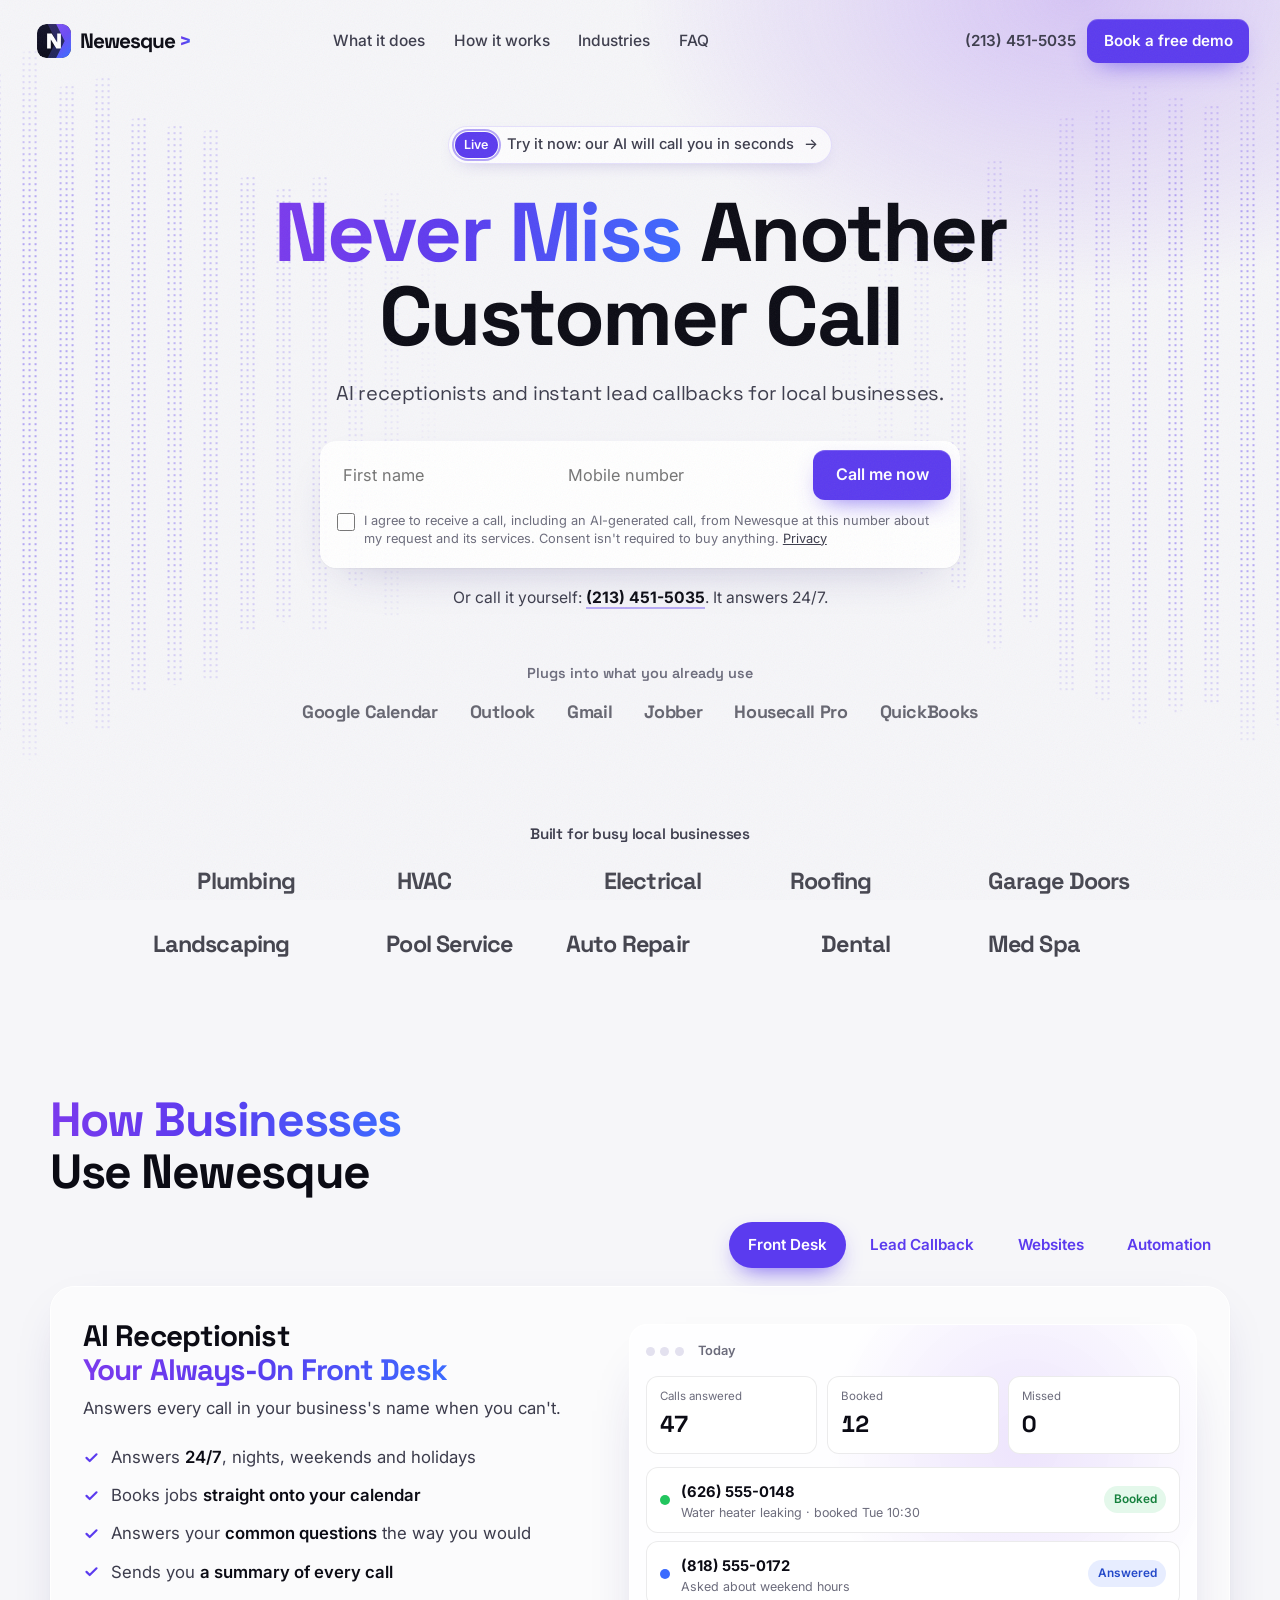
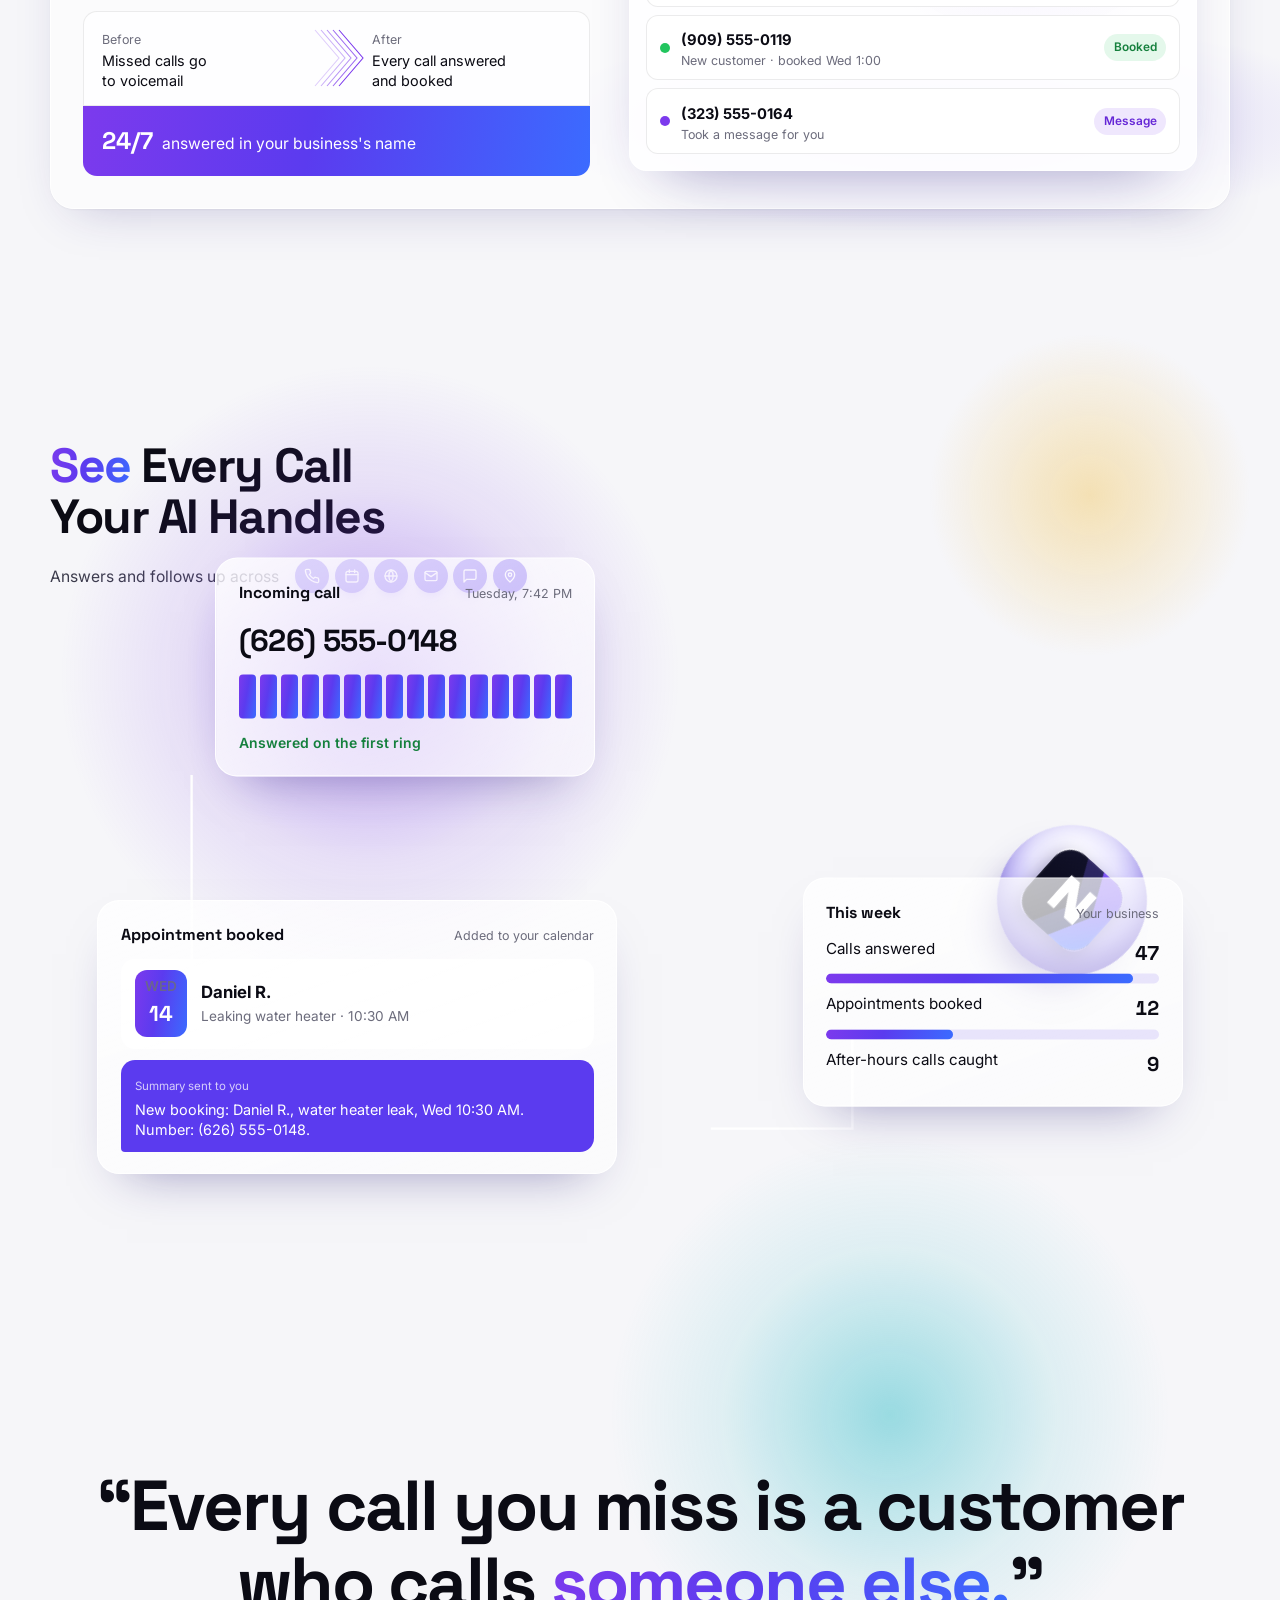
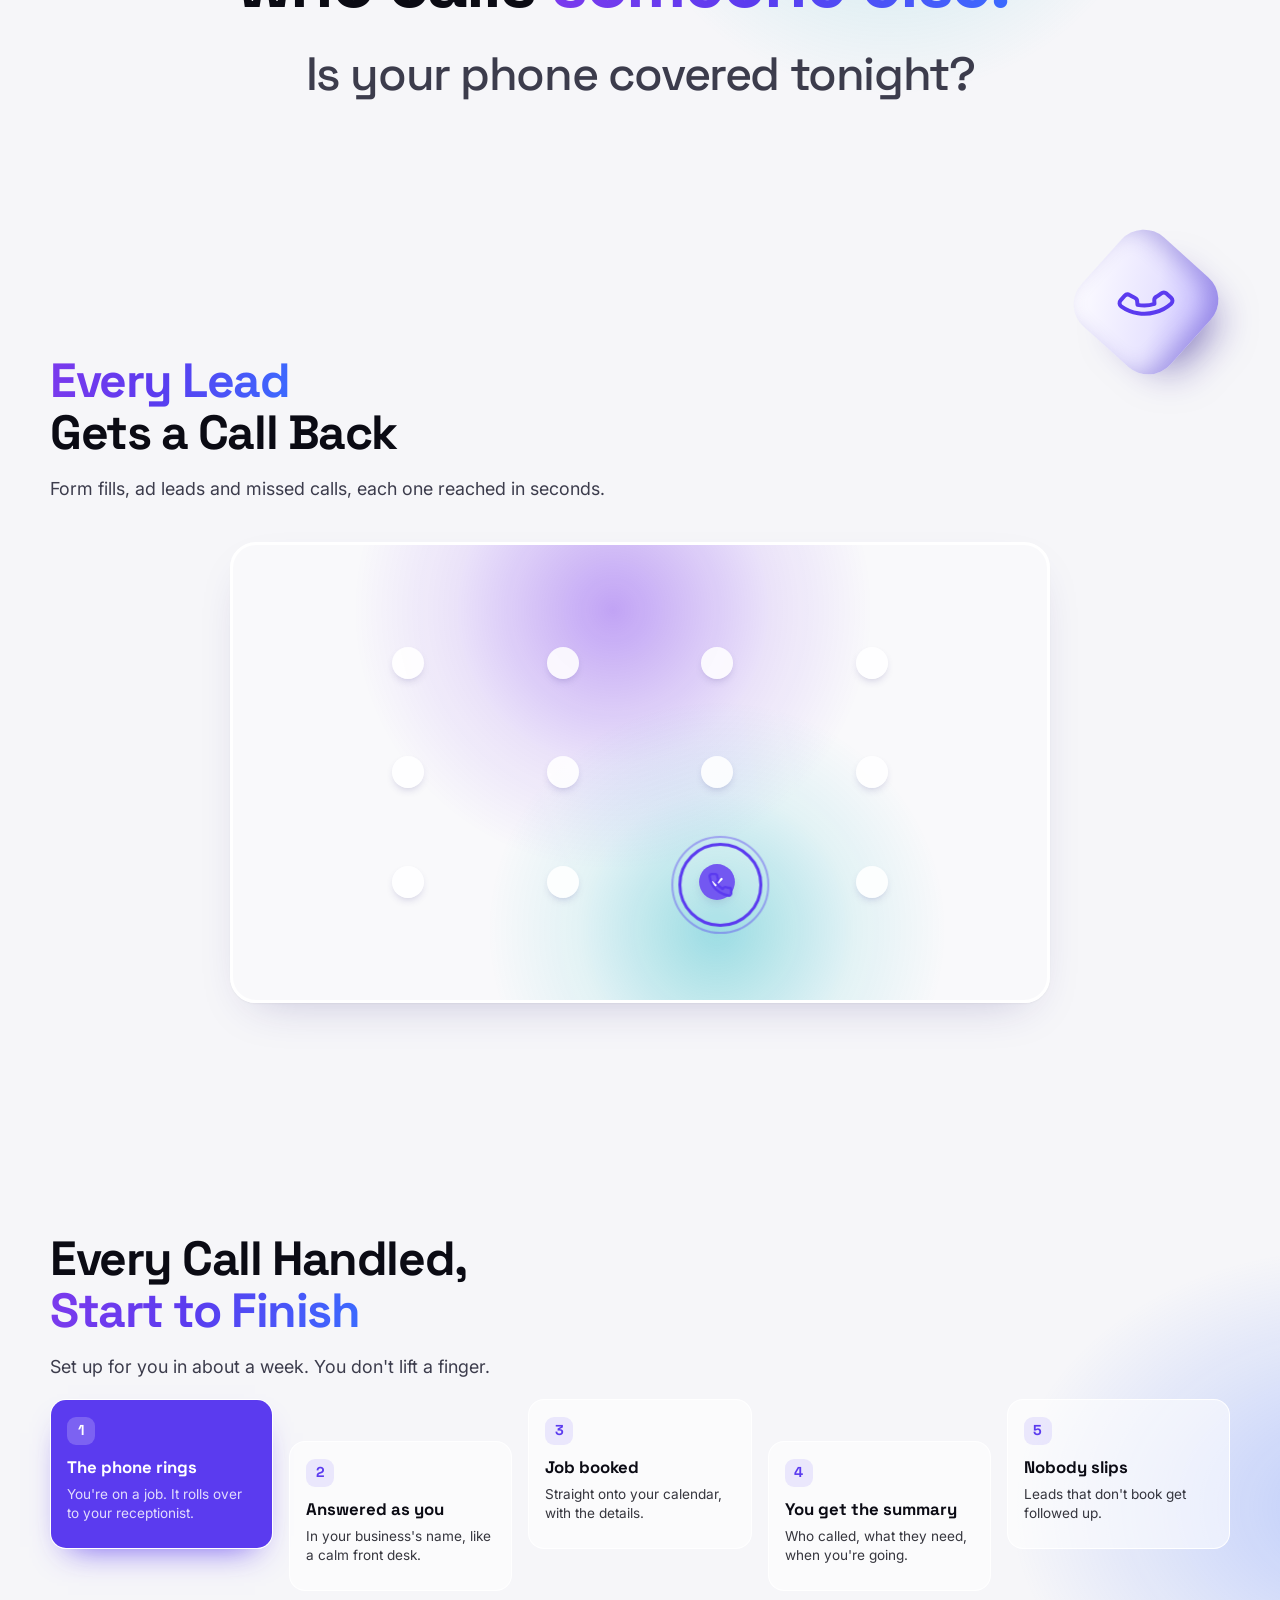
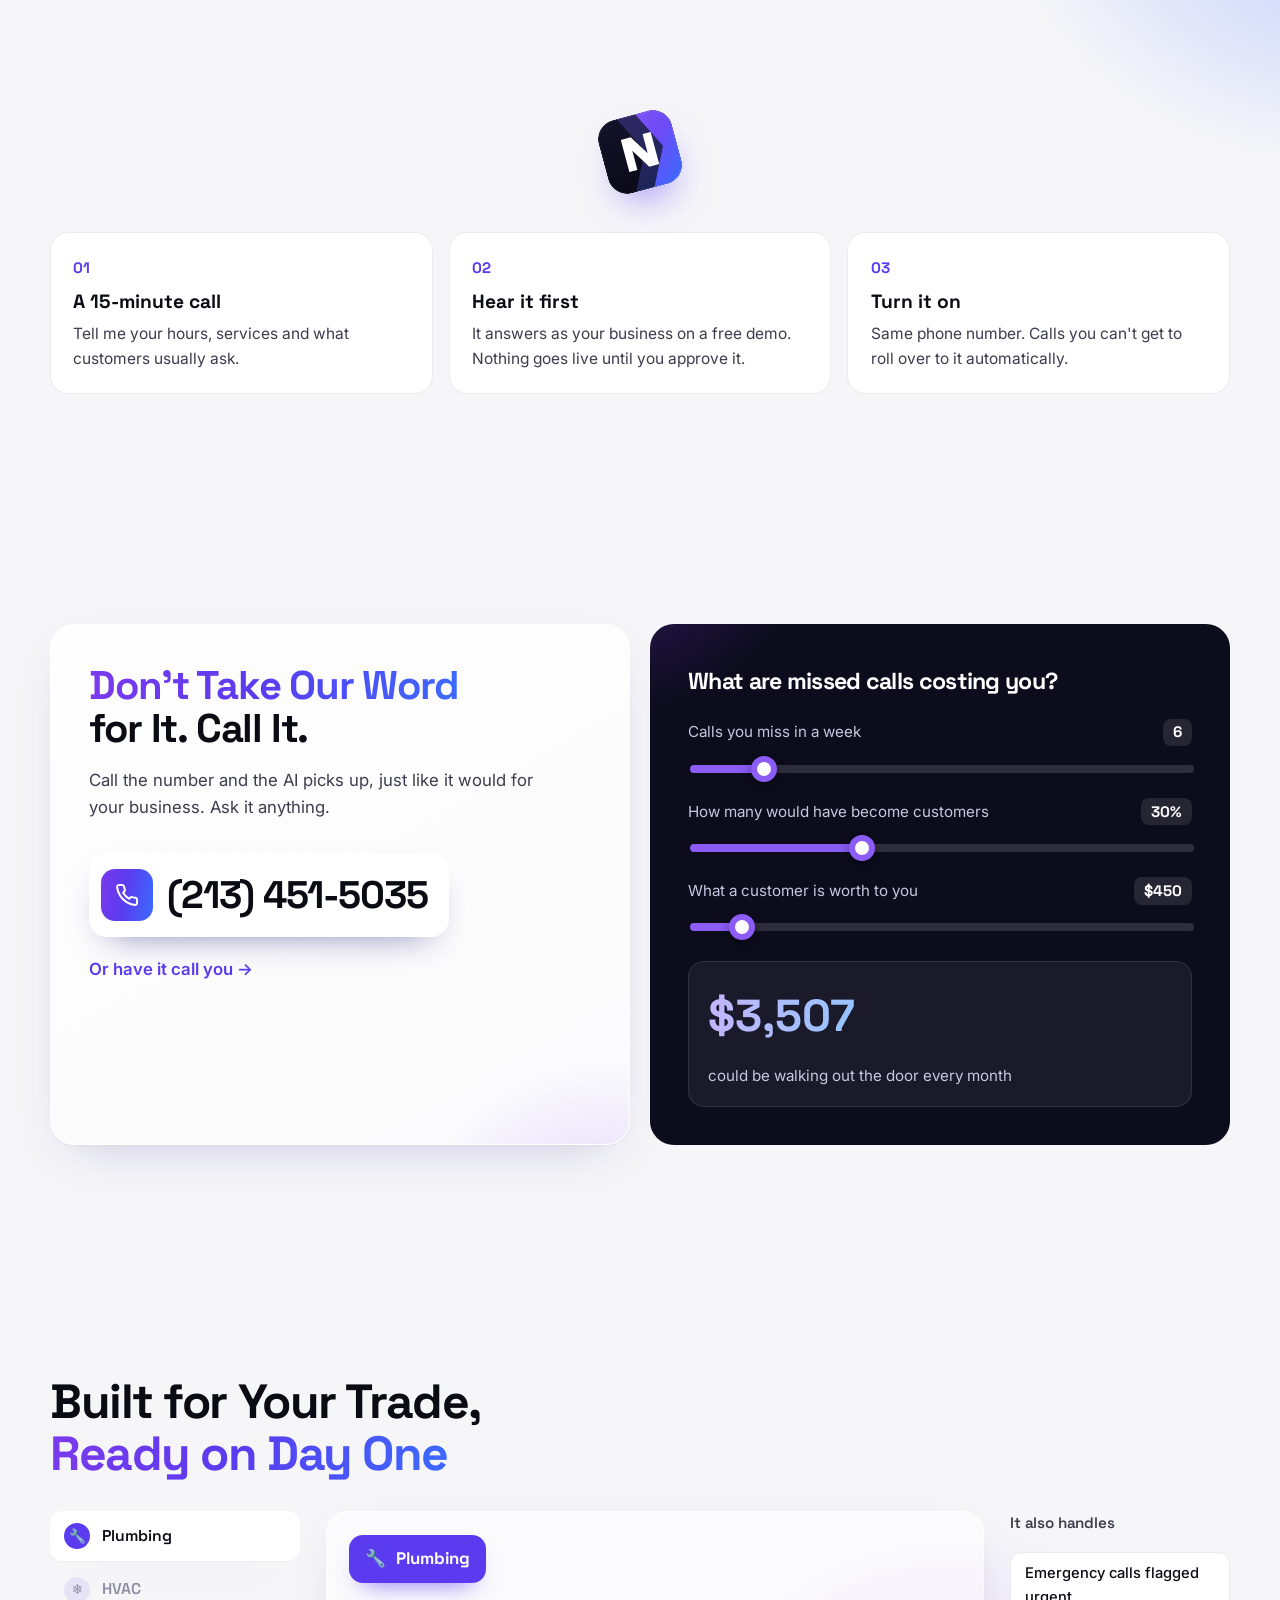
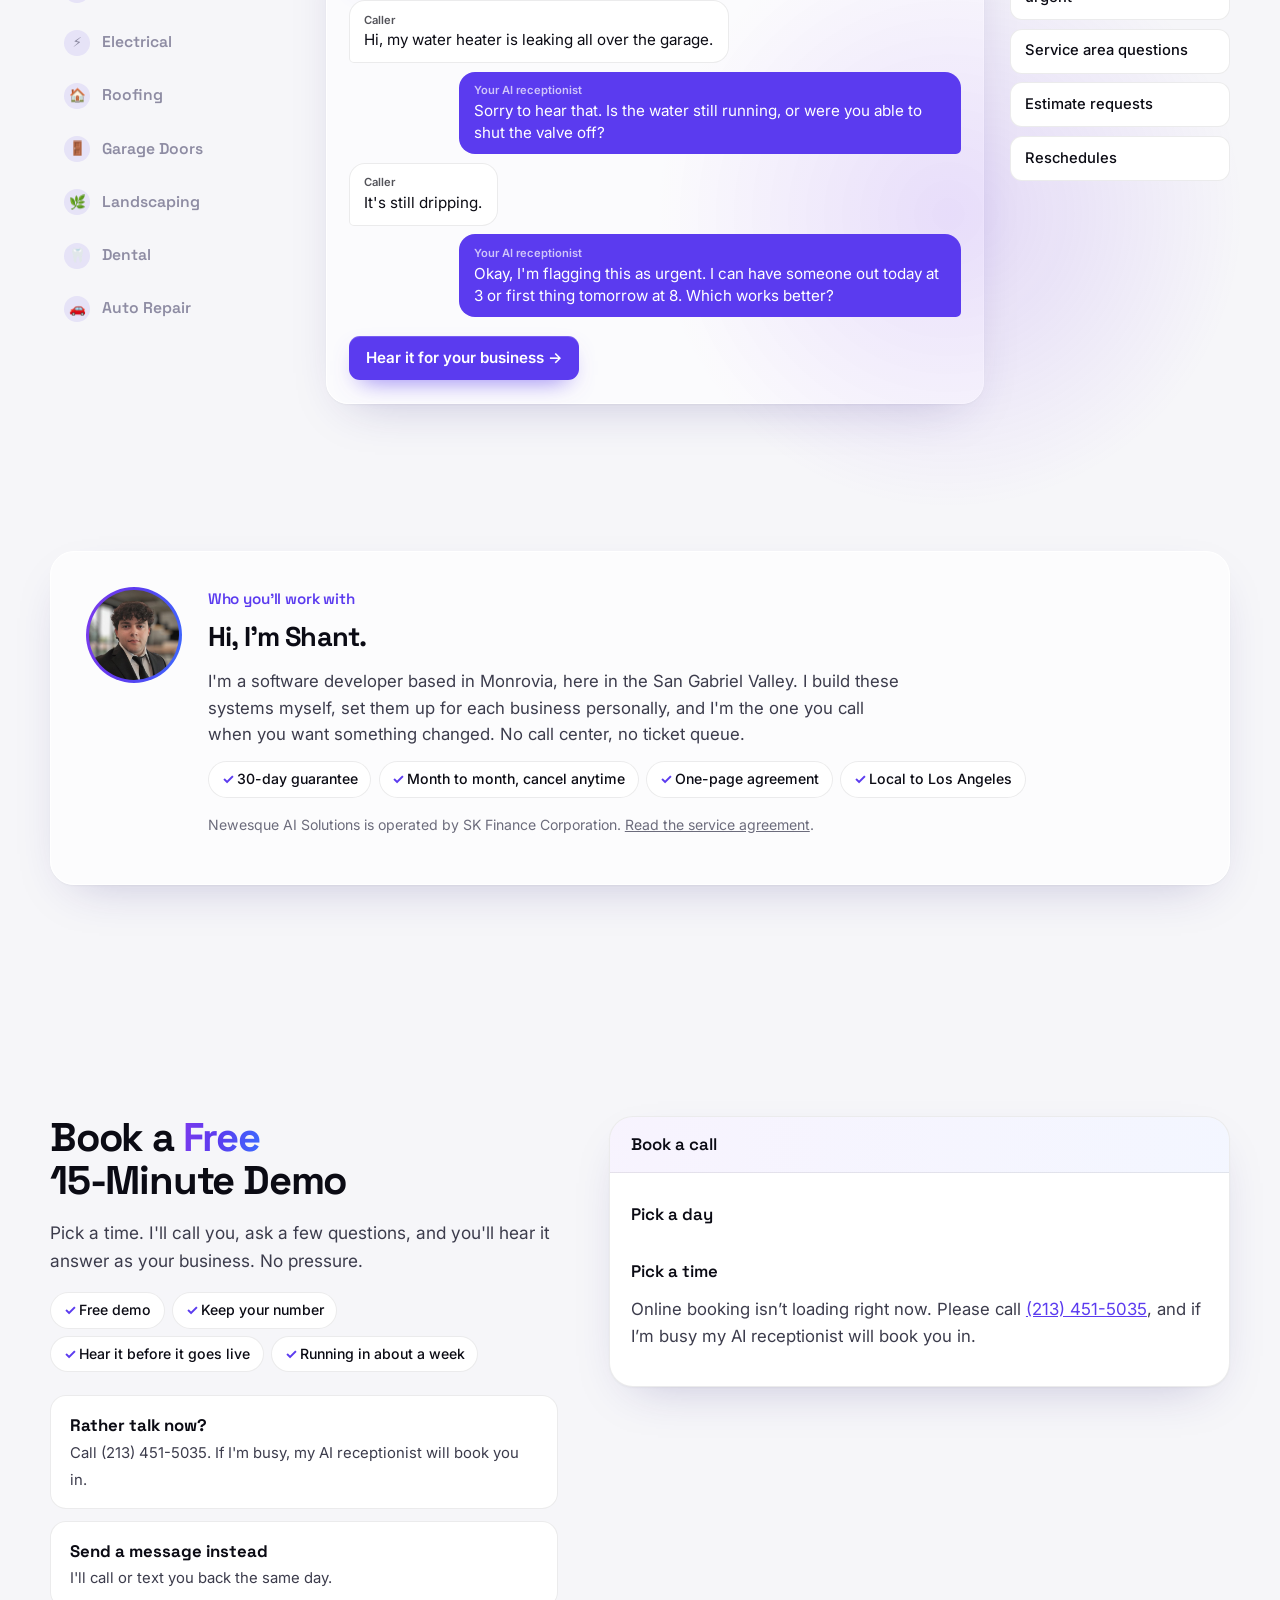
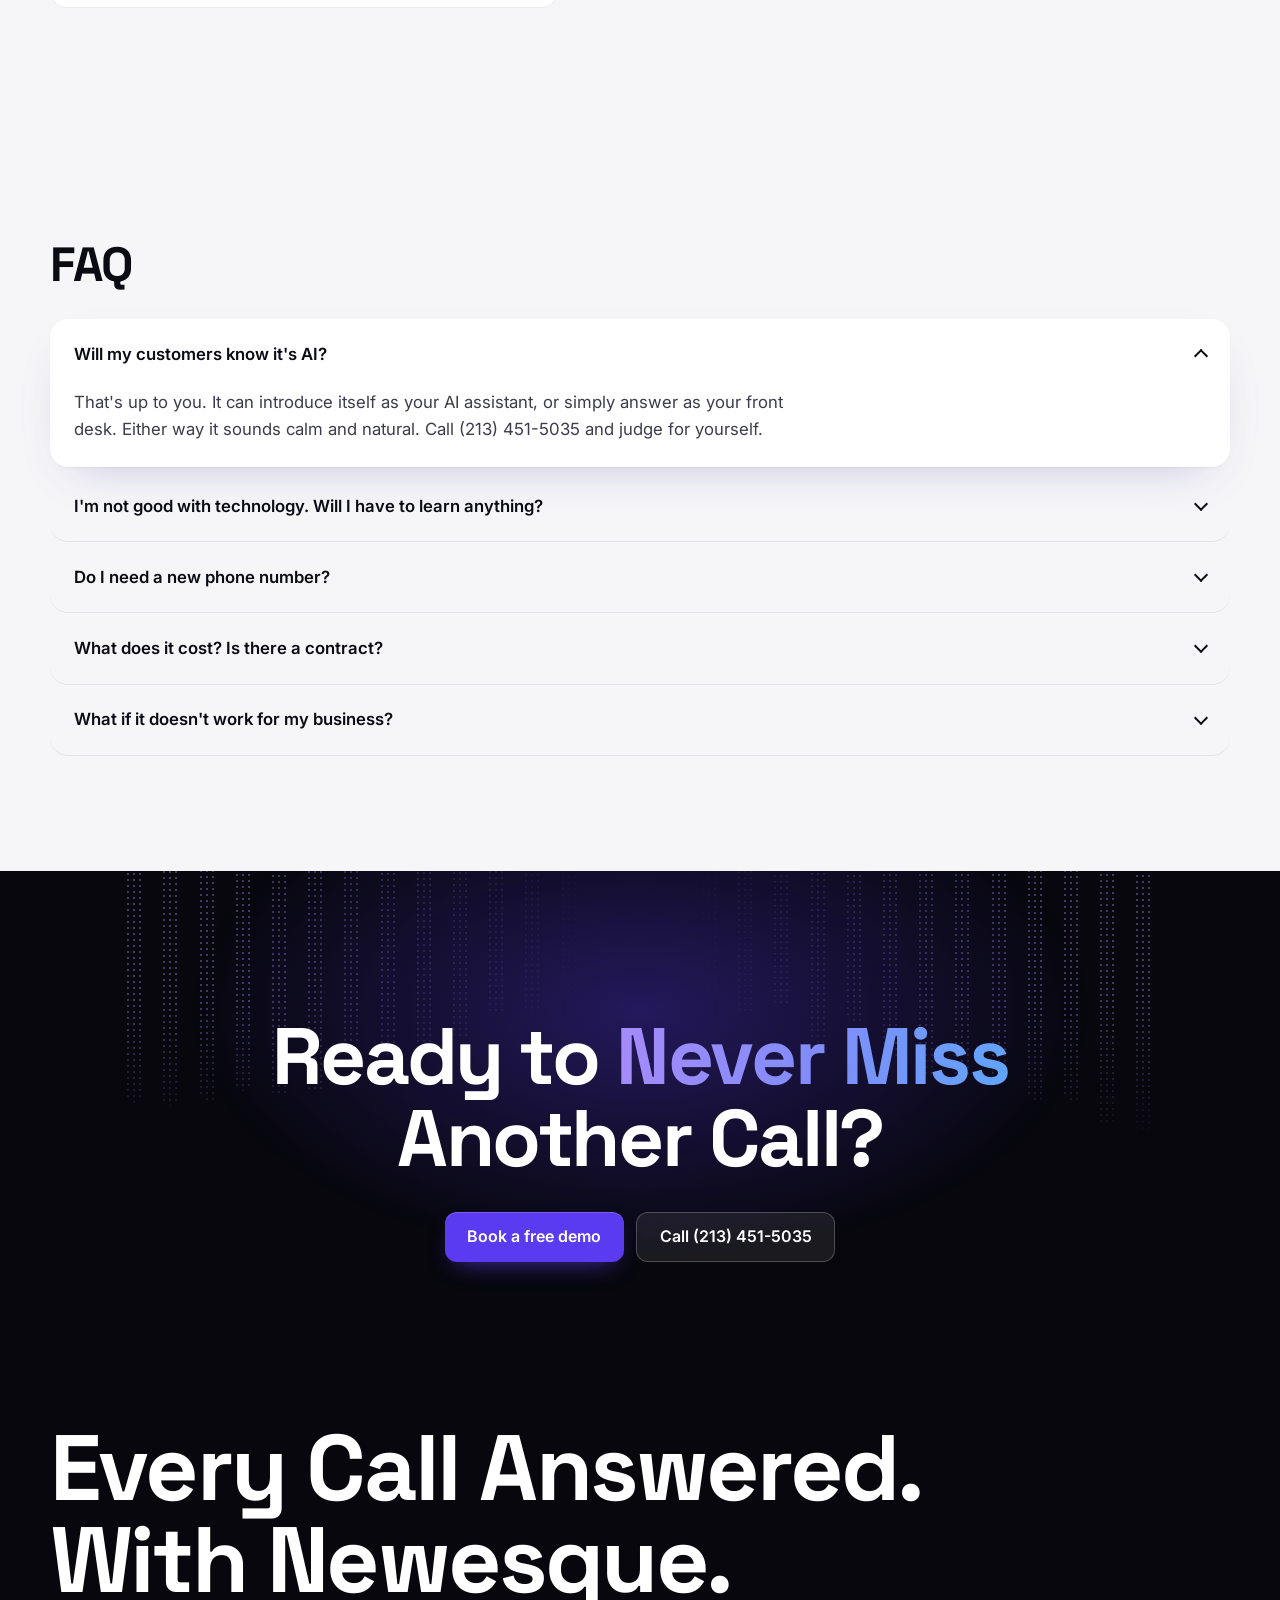
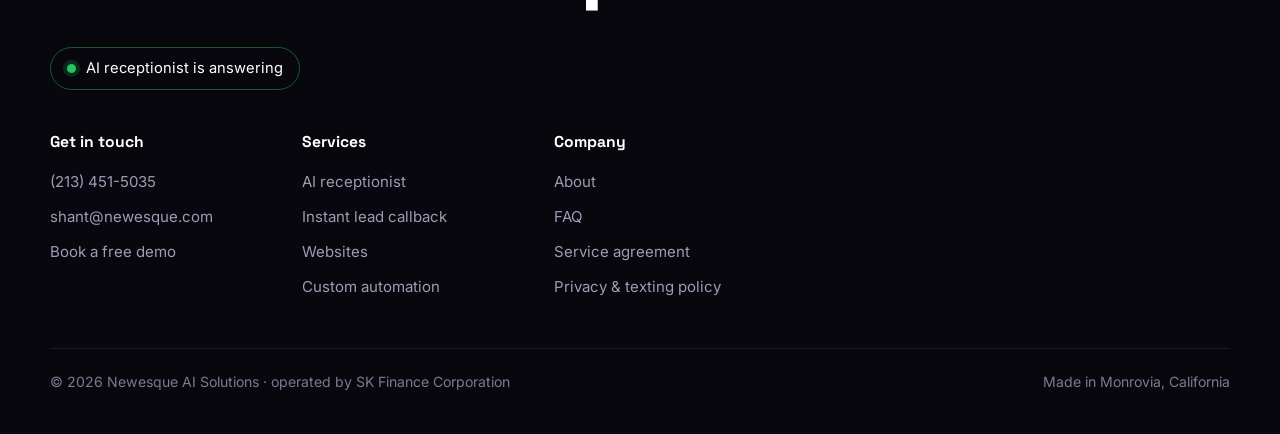
<file: index.html>
<!doctype html>
<html lang="en">
<head>
<meta charset="utf-8">
<meta name="viewport" content="width=device-width, initial-scale=1, viewport-fit=cover">
<title>Newesque · Never miss another customer call</title>
<meta name="description" content="Newesque sets up AI receptionists and instant lead callbacks for local businesses. Every call answered, every lead called back in seconds. Call (213) 451-5035 to hear it.">
<meta name="theme-color" content="#f7f7fa">
<meta property="og:title" content="Newesque · Never miss another customer call">
<meta property="og:description" content="An AI receptionist that answers your business phone, books appointments on your calendar, and calls new leads back in seconds. Call (213) 451-5035 to hear it live.">
<meta property="og:image" content="https://newesque.com/assets/og.png">
<meta property="og:url" content="https://newesque.com/">
<meta property="og:type" content="website">
<meta name="twitter:card" content="summary_large_image">
<link rel="canonical" href="https://newesque.com/">
<link rel="icon" type="image/svg+xml" href="assets/logo/newesque-icon.svg">
<link rel="icon" type="image/png" sizes="32x32" href="assets/logo/favicon-32.png">
<link rel="apple-touch-icon" href="assets/logo/apple-touch-icon.png">
<link rel="preconnect" href="https://fonts.googleapis.com">
<link rel="preconnect" href="https://fonts.gstatic.com" crossorigin>
<link href="https://fonts.googleapis.com/css2?family=Space+Grotesk:wght@500;600;700&family=Inter:wght@400;500;600;700&display=swap" rel="stylesheet">
<link rel="stylesheet" href="styles.css">
</head>
<body>
<a class="skip" href="#main">Skip to content</a>
<div class="grain" aria-hidden="true"></div>

<header class="nav-wrap" id="nav">
  <nav class="nav" aria-label="Main">
    <a class="brand" href="#top" aria-label="Newesque home">
      <img src="assets/logo/newesque-icon.svg" alt="" width="34" height="34">
      <span class="wordmark">Newesque<span class="chev" aria-hidden="true">&gt;</span></span>
    </a>
    <ul class="nav-links">
      <li><a href="#use">What it does</a></li>
      <li><a href="#how">How it works</a></li>
      <li><a href="#trades">Industries</a></li>
      <li><a href="#faq">FAQ</a></li>
    </ul>
    <div class="nav-cta">
      <a class="nav-phone" href="tel:+12134515035">(213) 451-5035</a>
      <a class="btn btn-primary btn-sm" href="#book">Book a free demo</a>
      <button class="menu-btn" type="button" aria-expanded="false" aria-controls="mobile-menu" aria-label="Menu"><span></span><span></span></button>
    </div>
  </nav>
  <div class="mobile-menu" id="mobile-menu" hidden>
    <a href="#use">What it does</a><a href="#how">How it works</a><a href="#trades">Industries</a><a href="#faq">FAQ</a><a href="tel:+12134515035">Call (213) 451-5035</a>
  </div>
</header>

<main id="main">
<section class="hero" id="top" aria-labelledby="hero-title">
  <div class="hero-bg" aria-hidden="true">
    <div class="wave wave-l"></div>
    <div class="wave wave-r"></div>
    <div class="glow glow-hero"></div>
  </div>
  <div class="container hero-inner">
    <a class="announce" href="#callme"><span class="pill-new">Live</span><span>Try it now<span class="hide-sm">: our AI will call you in seconds</span><span class="show-sm">: get a call in seconds</span></span><span class="arrow" aria-hidden="true">→</span></a>
    <h1 id="hero-title"><span class="hl" data-scramble>Never Miss</span> Another<br>Customer Call</h1>
    <p class="hero-sub">AI receptionists and instant lead callbacks for local businesses.</p>

    <div class="callme" id="callme">
      <form class="callme-form" id="callme-form" novalidate>
        <label class="sr" for="cm-name">First name</label>
        <input id="cm-name" name="name" autocomplete="given-name" placeholder="First name" required>
        <label class="sr" for="cm-phone">Mobile number</label>
        <input id="cm-phone" name="phone" type="tel" inputmode="tel" autocomplete="tel" placeholder="Mobile number" required>
        <div class="hp" aria-hidden="true"><label>Leave this empty<input name="company_website" tabindex="-1" autocomplete="off"></label></div>
        <button class="btn btn-primary" type="submit" id="callme-btn">Call me now</button>
        <label class="consent"><input type="checkbox" name="consent"> <span>I agree to receive a call, including an AI-generated call, from Newesque at this number about my request and its services. Consent isn't required to buy anything. <a href="privacy.html">Privacy</a></span></label>
        <p class="form-msg" id="callme-msg" role="status"></p>
      </form>
      <div class="calling" id="calling" hidden aria-live="polite">
        <div class="ring" aria-hidden="true"><svg viewBox="0 0 24 24"><path d="M22 16.9v3a2 2 0 0 1-2.2 2 19.8 19.8 0 0 1-8.6-3.1 19.5 19.5 0 0 1-6-6A19.8 19.8 0 0 1 2.1 4.2 2 2 0 0 1 4.1 2h3a2 2 0 0 1 2 1.7c.1.9.4 1.8.7 2.7a2 2 0 0 1-.5 2.1L8.1 9.8a16 16 0 0 0 6 6l1.3-1.3a2 2 0 0 1 2.1-.4c.9.3 1.8.6 2.7.7a2 2 0 0 1 1.8 2z"/></svg></div>
        <div><b id="calling-title">Calling you now…</b><p id="calling-text">Pick up when (213) 451-5035 rings.</p></div>
        <div class="clock"><span id="calling-clock">0:00</span><small>since you pressed it</small></div>
      </div>
    </div>
    <p class="hero-alt">Or call it yourself: <a href="tel:+12134515035">(213) 451-5035</a>. It answers 24/7.</p>

    <div class="works-with">
      <p>Plugs into what you already use</p>
      <ul><li>Google Calendar</li><li>Outlook</li><li>Gmail</li><li>Jobber</li><li>Housecall Pro</li><li>QuickBooks</li></ul>
    </div>
  </div>
</section>

<section class="trades-wall" aria-label="Who it's for">
  <div class="container">
    <p class="eyebrow center rv">Built for busy local businesses</p>
    <ul class="wall rv">
      <li>Plumbing</li><li>HVAC</li><li>Electrical</li><li>Roofing</li><li>Garage Doors</li>
      <li>Landscaping</li><li>Pool Service</li><li>Auto Repair</li><li>Dental</li><li>Med Spa</li>
    </ul>
  </div>
</section>

<section class="sec" id="use" aria-labelledby="use-title">
  <div class="container">
    <h2 class="h2 rv" id="use-title"><span class="hl" data-scramble>How Businesses</span><br>Use Newesque</h2>
    <div class="tabs rv" role="tablist" aria-label="Services">
      <button role="tab" aria-selected="true" aria-controls="p-desk" id="t-desk" class="tab">Front Desk</button>
      <button role="tab" aria-selected="false" aria-controls="p-lead" id="t-lead" class="tab" tabindex="-1">Lead Callback</button>
      <button role="tab" aria-selected="false" aria-controls="p-web" id="t-web" class="tab" tabindex="-1">Websites</button>
      <button role="tab" aria-selected="false" aria-controls="p-auto" id="t-auto" class="tab" tabindex="-1">Automation</button>
    </div>

    <div class="panel-card rv">
      <div class="panel" role="tabpanel" id="p-desk" aria-labelledby="t-desk">
        <div class="panel-copy">
          <h3>AI Receptionist<br><span class="hl">Your Always-On Front Desk</span></h3>
          <p class="lead">Answers every call in your business's name when you can't.</p>
          <ul class="checks">
            <li>Answers <b>24/7</b>, nights, weekends and holidays</li>
            <li>Books jobs <b>straight onto your calendar</b></li>
            <li>Answers your <b>common questions</b> the way you would</li>
            <li>Sends you <b>a summary of every call</b></li>
          </ul>
          <div class="ba"><div><small>Before</small><p>Missed calls go<br>to voicemail</p></div><div class="ba-arrow" aria-hidden="true"></div><div><small>After</small><p>Every call answered<br>and booked</p></div></div>
          <div class="stat-bar"><b>24/7</b> answered in your business's name</div>
        </div>
        <div class="mock mock-desk" aria-hidden="true">
          <div class="mock-top"><i></i><i></i><i></i><span>Today</span></div>
          <div class="kpis"><div><small>Calls answered</small><b data-count="47">0</b></div><div><small>Booked</small><b data-count="12">0</b></div><div><small>Missed</small><b>0</b></div></div>
          <div class="call-list">
            <div class="call"><span class="dot g"></span><div><b>(626) 555-0148</b><small>Water heater leaking · booked Tue 10:30</small></div><em>Booked</em></div>
            <div class="call"><span class="dot b"></span><div><b>(818) 555-0172</b><small>Asked about weekend hours</small></div><em class="q">Answered</em></div>
            <div class="call"><span class="dot g"></span><div><b>(909) 555-0119</b><small>New customer · booked Wed 1:00</small></div><em>Booked</em></div>
            <div class="call"><span class="dot v"></span><div><b>(323) 555-0164</b><small>Took a message for you</small></div><em class="m">Message</em></div>
          </div>
        </div>
      </div>

      <div class="panel" role="tabpanel" id="p-lead" aria-labelledby="t-lead" hidden>
        <div class="panel-copy">
          <h3>Instant Lead Callback<br><span class="hl">First to Call Wins the Job</span></h3>
          <p class="lead">New leads from your website, forms and ads get a call within seconds.</p>
          <ul class="checks">
            <li>Calls new leads <b>within seconds</b>, any hour</li>
            <li>Answers questions and <b>books the appointment</b></li>
            <li>Leaves a short voicemail <b>if they don't pick up</b></li>
            <li>Works with your <b>website form and ads</b></li>
          </ul>
          <div class="ba"><div><small>Before</small><p>Leads wait hours<br>for a callback</p></div><div class="ba-arrow" aria-hidden="true"></div><div><small>After</small><p>Every lead called<br>in seconds</p></div></div>
          <div class="stat-bar"><b>Seconds,</b> not hours, to reach a new lead</div>
        </div>
        <div class="mock mock-lead" aria-hidden="true">
          <div class="mock-top"><i></i><i></i><i></i><span>New leads</span></div>
          <div class="lead-row"><div><b>Mia R.</b><small>Website form · quote request</small></div><span class="timer">Called in 18s</span></div>
          <div class="lead-row"><div><b>Jordan P.</b><small>Facebook ad · AC not cooling</small></div><span class="timer">Called in 12s</span></div>
          <div class="lead-row"><div><b>Dana K.</b><small>Google · roof inspection</small></div><span class="timer">Called in 21s</span></div>
          <div class="lead-flow"><span>Form filled</span><i></i><span>AI calls</span><i></i><span>Booked</span></div>
        </div>
      </div>

      <div class="panel" role="tabpanel" id="p-web" aria-labelledby="t-web" hidden>
        <div class="panel-copy">
          <h3>Websites<br><span class="hl">That Turn Visitors Into Calls</span></h3>
          <p class="lead">Fast, clean sites with a big call button and online booking.</p>
          <ul class="checks">
            <li>Looks great <b>on phones</b></li>
            <li><b>Online booking</b> built in</li>
            <li>Set up to <b>show up on Google</b> in your area</li>
            <li>Every form <b>connected to instant callback</b></li>
          </ul>
          <div class="ba"><div><small>Before</small><p>Old site, no way<br>to book</p></div><div class="ba-arrow" aria-hidden="true"></div><div><small>After</small><p>Visitors call or<br>book in one tap</p></div></div>
          <div class="stat-bar"><b>1 tap</b> from finding you to booking you</div>
        </div>
        <div class="mock mock-web" aria-hidden="true">
          <div class="mock-top"><i></i><i></i><i></i><span>yourbusiness.com</span></div>
          <div class="site"><div class="s-nav"></div><div class="s-h1"></div><div class="s-p"></div><div class="s-p short"></div><div class="s-btns"><span>Call now</span><span class="ghost">Book online</span></div><div class="s-cards"><i></i><i></i><i></i></div></div>
        </div>
      </div>

      <div class="panel" role="tabpanel" id="p-auto" aria-labelledby="t-auto" hidden>
        <div class="panel-copy">
          <h3>Custom Automation<br><span class="hl">Less Busywork Every Week</span></h3>
          <p class="lead">If you do it by hand every day, it can probably run on its own.</p>
          <ul class="checks">
            <li>Quotes, invoices and scheduling <b>talking to each other</b></li>
            <li>Built around <b>how you already work</b></li>
            <li>Connects the <b>tools you already use</b></li>
            <li>Reminders and follow-ups <b>sent automatically</b></li>
          </ul>
          <div class="ba"><div><small>Before</small><p>Copying info between<br>apps by hand</p></div><div class="ba-arrow" aria-hidden="true"></div><div><small>After</small><p>It just happens<br>on its own</p></div></div>
          <div class="stat-bar"><b>Hours</b> back every week</div>
        </div>
        <div class="mock mock-auto" aria-hidden="true">
          <div class="mock-top"><i></i><i></i><i></i><span>Your system</span></div>
          <svg class="flow" viewBox="0 0 400 230" preserveAspectRatio="none"><path id="f1" d="M70 55 C140 55 150 115 200 115"/><path id="f2" d="M70 175 C140 175 150 115 200 115"/><path id="f3" d="M200 115 C250 115 260 55 330 55"/><path id="f4" d="M200 115 C250 115 260 175 330 175"/>
            <circle r="4"><animateMotion dur="2.6s" repeatCount="indefinite"><mpath href="#f1"/></animateMotion></circle><circle r="4"><animateMotion dur="2.6s" begin="1.3s" repeatCount="indefinite"><mpath href="#f2"/></animateMotion></circle><circle r="4"><animateMotion dur="2.6s" begin=".6s" repeatCount="indefinite"><mpath href="#f3"/></animateMotion></circle><circle r="4"><animateMotion dur="2.6s" begin="1.9s" repeatCount="indefinite"><mpath href="#f4"/></animateMotion></circle></svg>
          <span class="node" style="left:17.5%;top:28%">Quotes</span><span class="node" style="left:17.5%;top:80%">Spreadsheet</span><span class="node hub" style="left:50%;top:54%">Your system</span><span class="node" style="left:82.5%;top:28%">Invoices</span><span class="node" style="left:82.5%;top:80%">Schedule</span>
        </div>
      </div>
    </div>
  </div>
</section>

<section class="sec live" aria-labelledby="live-title">
  <div class="container">
    <h2 class="h2 rv" id="live-title"><span class="hl" data-scramble>See</span> Every Call<br>Your AI Handles</h2>
    <div class="answers-on rv"><p>Answers and follows up across</p><ul>
      <li title="Phone calls"><svg viewBox="0 0 24 24"><path d="M22 16.9v3a2 2 0 0 1-2.2 2 19.8 19.8 0 0 1-8.6-3.1 19.5 19.5 0 0 1-6-6A19.8 19.8 0 0 1 2.1 4.2 2 2 0 0 1 4.1 2h3a2 2 0 0 1 2 1.7c.1.9.4 1.8.7 2.7a2 2 0 0 1-.5 2.1L8.1 9.8a16 16 0 0 0 6 6l1.3-1.3a2 2 0 0 1 2.1-.4c.9.3 1.8.6 2.7.7a2 2 0 0 1 1.8 2z"/></svg></li>
      <li title="Calendar"><svg viewBox="0 0 24 24"><rect x="3" y="5" width="18" height="16" rx="3"/><path d="M3 10h18M8 3v4M16 3v4"/></svg></li>
      <li title="Website forms"><svg viewBox="0 0 24 24"><circle cx="12" cy="12" r="9"/><path d="M3 12h18M12 3a14 14 0 0 1 0 18M12 3a14 14 0 0 0 0 18"/></svg></li>
      <li title="Email"><svg viewBox="0 0 24 24"><rect x="3" y="5" width="18" height="14" rx="2"/><path d="m3 7 9 6 9-6"/></svg></li>
      <li title="Messages"><svg viewBox="0 0 24 24"><path d="M21 15a2 2 0 0 1-2 2H7l-4 4V5a2 2 0 0 1 2-2h14a2 2 0 0 1 2 2z"/></svg></li>
      <li title="Google"><svg viewBox="0 0 24 24"><path d="M12 21s-7-6.2-7-11a7 7 0 0 1 14 0c0 4.8-7 11-7 11z"/><circle cx="12" cy="10" r="2.5"/></svg></li>
    </ul></div>

    <div class="stage" id="stage">
      <div class="blob b-violet" aria-hidden="true"></div>
      <div class="blob b-teal" aria-hidden="true"></div>
      <div class="blob b-amber" aria-hidden="true"></div>
      <div class="coin" aria-hidden="true"><div class="coin-face"><img src="assets/logo/newesque-icon.svg" alt=""></div></div>
      <svg class="wires" viewBox="0 0 1000 560" preserveAspectRatio="none" aria-hidden="true"><path class="wire" d="M120 140 V 330 H 250"/><path class="wire" d="M560 470 H 680 V 380"/></svg>
      <div class="glass g1 rv">
        <div class="g-head"><b>Incoming call</b><small>Tuesday, 7:42 PM</small></div>
        <div class="g-num">(626) 555-0148</div>
        <div class="g-wave" aria-hidden="true"><i></i><i></i><i></i><i></i><i></i><i></i><i></i><i></i><i></i><i></i><i></i><i></i><i></i><i></i><i></i><i></i></div>
        <small class="g-foot">Answered on the first ring</small>
      </div>
      <div class="glass g2 rv" style="--d:.15s">
        <div class="g-head"><b>This week</b><small>Your business</small></div>
        <div class="g-row"><span>Calls answered</span><b><span data-count="47">0</span></b></div>
        <div class="g-bar"><i style="--w:92%"></i></div>
        <div class="g-row"><span>Appointments booked</span><b><span data-count="12">0</span></b></div>
        <div class="g-bar"><i style="--w:38%"></i></div>
        <div class="g-row"><span>After-hours calls caught</span><b><span data-count="9">0</span></b></div>
      </div>
      <div class="glass g3 rv" style="--d:.3s">
        <div class="g-head"><b>Appointment booked</b><small>Added to your calendar</small></div>
        <div class="g-cal"><div class="cal-day"><small>WED</small><b>14</b></div><div><b>Daniel R.</b><small>Leaking water heater · 10:30 AM</small></div></div>
        <div class="g-sms"><small>Summary sent to you</small><p>New booking: Daniel R., water heater leak, Wed 10:30 AM. Number: (626) 555-0148.</p></div>
      </div>
    </div>
  </div>
</section>

<section class="statement" aria-label="Why it matters">
  <div class="container">
    <p class="quote rv">“Every call you miss is a customer who calls <span class="hl">someone else.</span>”</p>
    <p class="quote-sub rv">Is your phone covered tonight?</p>
    <div class="float-tile" aria-hidden="true"><svg viewBox="0 0 24 24"><path d="M22 16.9v3a2 2 0 0 1-2.2 2 19.8 19.8 0 0 1-8.6-3.1 19.5 19.5 0 0 1-6-6A19.8 19.8 0 0 1 2.1 4.2 2 2 0 0 1 4.1 2h3a2 2 0 0 1 2 1.7c.1.9.4 1.8.7 2.7a2 2 0 0 1-.5 2.1L8.1 9.8a16 16 0 0 0 6 6l1.3-1.3a2 2 0 0 1 2.1-.4c.9.3 1.8.6 2.7.7a2 2 0 0 1 1.8 2z"/></svg></div>
  </div>
</section>

<section class="sec scan-sec" aria-labelledby="scan-title">
  <div class="container">
    <h2 class="h2 rv" id="scan-title"><span class="hl" data-scramble>Every Lead</span><br>Gets a Call Back</h2>
    <p class="sub rv">Form fills, ad leads and missed calls, each one reached in seconds.</p>
    <div class="scan rv" aria-hidden="true">
      <div class="blob b-violet small"></div><div class="blob b-teal small"></div>
      <div class="dots"></div>
      <div class="scanner"><svg viewBox="0 0 24 24"><path d="M22 16.9v3a2 2 0 0 1-2.2 2 19.8 19.8 0 0 1-8.6-3.1 19.5 19.5 0 0 1-6-6A19.8 19.8 0 0 1 2.1 4.2 2 2 0 0 1 4.1 2h3a2 2 0 0 1 2 1.7c.1.9.4 1.8.7 2.7a2 2 0 0 1-.5 2.1L8.1 9.8a16 16 0 0 0 6 6l1.3-1.3a2 2 0 0 1 2.1-.4c.9.3 1.8.6 2.7.7a2 2 0 0 1 1.8 2z"/></svg></div>
    </div>
  </div>
</section>

<section class="sec" id="how" aria-labelledby="how-title">
  <div class="container">
    <h2 class="h2 rv" id="how-title">Every Call Handled,<br><span class="hl" data-scramble>Start to Finish</span></h2>
    <p class="sub rv">Set up for you in about a week. You don't lift a finger.</p>
    <div class="steps" id="steps">
      <div class="blob b-blue" aria-hidden="true"></div>
      <ol>
        <li><span>1</span><b>The phone rings</b><small>You're on a job. It rolls over to your receptionist.</small></li>
        <li><span>2</span><b>Answered as you</b><small>In your business's name, like a calm front desk.</small></li>
        <li><span>3</span><b>Job booked</b><small>Straight onto your calendar, with the details.</small></li>
        <li><span>4</span><b>You get the summary</b><small>Who called, what they need, when you're going.</small></li>
        <li><span>5</span><b>Nobody slips</b><small>Leads that don't book get followed up.</small></li>
      </ol>
      <div class="beam" aria-hidden="true"></div>
      <div class="beam-logo" aria-hidden="true"><img src="assets/logo/newesque-icon.svg" alt=""></div>
    </div>
    <div class="setup rv">
      <div><span class="n">01</span><b>A 15-minute call</b><p>Tell me your hours, services and what customers usually ask.</p></div>
      <div><span class="n">02</span><b>Hear it first</b><p>It answers as your business on a free demo. Nothing goes live until you approve it.</p></div>
      <div><span class="n">03</span><b>Turn it on</b><p>Same phone number. Calls you can't get to roll over to it automatically.</p></div>
    </div>
  </div>
</section>

<section class="sec" id="try" aria-labelledby="try-title">
  <div class="container try-grid">
    <div class="try-card rv">
      <h2 class="h2 small" id="try-title"><span class="hl">Don't Take Our Word</span><br>for It. Call It.</h2>
      <p>Call the number and the AI picks up, just like it would for your business. Ask it anything.</p>
      <a class="big-num" href="tel:+12134515035"><span class="ph" aria-hidden="true"><svg viewBox="0 0 24 24"><path d="M22 16.9v3a2 2 0 0 1-2.2 2 19.8 19.8 0 0 1-8.6-3.1 19.5 19.5 0 0 1-6-6A19.8 19.8 0 0 1 2.1 4.2 2 2 0 0 1 4.1 2h3a2 2 0 0 1 2 1.7c.1.9.4 1.8.7 2.7a2 2 0 0 1-.5 2.1L8.1 9.8a16 16 0 0 0 6 6l1.3-1.3a2 2 0 0 1 2.1-.4c.9.3 1.8.6 2.7.7a2 2 0 0 1 1.8 2z"/></svg></span>(213) 451-5035</a>
      <a class="text-link" href="#callme">Or have it call you →</a>
    </div>
    <div class="calc rv" id="calc" style="--d:.12s">
      <h3>What are missed calls costing you?</h3>
      <div class="field"><div class="field-top"><label for="c-calls">Calls you miss in a week</label><output id="o-calls">6</output></div><input id="c-calls" type="range" min="1" max="40" value="6"></div>
      <div class="field"><div class="field-top"><label for="c-rate">How many would have become customers</label><output id="o-rate">30%</output></div><input id="c-rate" type="range" min="5" max="80" step="5" value="30"></div>
      <div class="field"><div class="field-top"><label for="c-job">What a customer is worth to you</label><output id="o-job">$450</output></div><input id="c-job" type="range" min="50" max="5000" step="50" value="450"></div>
      <div class="result" aria-live="polite"><b id="o-total">$3,510</b><span>could be walking out the door every month</span></div>
    </div>
  </div>
</section>

<section class="sec" id="trades" aria-labelledby="trades-title">
  <div class="container">
    <h2 class="h2 rv" id="trades-title">Built for Your Trade,<br><span class="hl" data-scramble>Ready on Day One</span></h2>
    <div class="ind rv">
      <div class="ind-list" role="tablist" aria-label="Industries" aria-orientation="vertical"></div>
      <div class="ind-card" id="ind-card" role="tabpanel">
        <div class="ind-badge"><span id="ind-icon"></span><b id="ind-title"></b></div>
        <div class="chat" id="ind-chat"></div>
        <a class="btn btn-primary btn-sm" href="#book">Hear it for your business →</a>
      </div>
      <div class="ind-side">
        <p class="eyebrow">It also handles</p>
        <ul id="ind-handles"></ul>
      </div>
    </div>
  </div>
</section>

<section class="sec about" id="about" aria-labelledby="about-title">
  <div class="container about-card rv">
    <img class="about-photo" src="assets/img/shant.jpg" alt="Shant Keshishian" width="96" height="96" loading="lazy">
    <div>
      <p class="eyebrow">Who you'll work with</p>
      <h2 class="h3" id="about-title">Hi, I'm Shant.</h2>
      <p>I'm a software developer based in Monrovia, here in the San Gabriel Valley. I build these systems myself, set them up for each business personally, and I'm the one you call when you want something changed. No call center, no ticket queue.</p>
      <ul class="chips"><li>30-day guarantee</li><li>Month to month, cancel anytime</li><li>One-page agreement</li><li>Local to Los Angeles</li></ul>
      <p class="fine">Newesque AI Solutions is operated by SK Finance Corporation. <a href="agreement.html">Read the service agreement</a>.</p>
    </div>
  </div>
</section>

<section class="sec" id="book" aria-labelledby="book-title">
  <div class="container book-grid">
    <div class="book-side">
      <h2 class="h2 small rv" id="book-title">Book a <span class="hl">Free</span><br>15-Minute Demo</h2>
      <p class="rv">Pick a time. I'll call you, ask a few questions, and you'll hear it answer as your business. No pressure.</p>
      <ul class="chips rv"><li>Free demo</li><li>Keep your number</li><li>Hear it before it goes live</li><li>Running in about a week</li></ul>
      <div class="alt rv">
        <a href="tel:+12134515035"><b>Rather talk now?</b><span>Call (213) 451-5035. If I'm busy, my AI receptionist will book you in.</span></a>
        <button type="button" id="show-msg"><b>Send a message instead</b><span>I'll call or text you back the same day.</span></button>
      </div>
    </div>

    <div class="book-card rv" style="--d:.1s">
      <div class="book-head"><span id="term-title">Book a call</span></div>
      <div class="book-body">
        <div id="flow-book">
          <p class="step-label">Pick a day</p>
          <div class="days" id="days" role="group" aria-label="Day"></div>
          <p class="step-label">Pick a time <span id="tz-note"></span></p>
          <div class="times" id="times" role="group" aria-label="Time"><p class="slots-msg">Loading open times…</p></div>
          <form class="form" id="book-form" novalidate hidden>
            <p class="step-label">About you</p>
            <div class="row2">
              <label>Your name<input name="name" autocomplete="name" required></label>
              <label>Business name<input name="business" autocomplete="organization"></label>
            </div>
            <div class="row2">
              <label>Phone number<input name="phone" type="tel" inputmode="tel" autocomplete="tel" required></label>
              <label>Email (optional)<input name="email" type="email" autocomplete="email"></label>
            </div>
            <div><span class="mini-label">What would help most? (tap any)</span>
              <div class="chip-row" id="topics">
                <button type="button" class="chip" aria-pressed="false">Answering calls</button>
                <button type="button" class="chip" aria-pressed="false">Calling new leads</button>
                <button type="button" class="chip" aria-pressed="false">A website</button>
                <button type="button" class="chip" aria-pressed="false">Something custom</button>
              </div>
            </div>
            <label class="check"><input type="checkbox" name="okToText"> <span>Text me a confirmation and a reminder about this call. <small>Msg &amp; data rates may apply. Msg frequency varies (usually 1–4). Reply STOP to opt out, HELP for help. Not required to book. <a href="privacy.html">Privacy</a></small></span></label>
            <div class="hp" aria-hidden="true"><label>Leave this empty<input name="company_website" tabindex="-1" autocomplete="off"></label></div>
            <button class="btn btn-primary" type="submit" id="book-btn">Book my call</button>
            <p class="form-msg" id="book-msg" role="status"></p>
          </form>
        </div>
        <form class="form" id="msg-form" novalidate hidden>
          <p class="step-label">Send a message</p>
          <div class="row2">
            <label>Your name<input name="name" autocomplete="name" required></label>
            <label>Business name<input name="business" autocomplete="organization"></label>
          </div>
          <div class="row2">
            <label>Phone number<input name="phone" type="tel" inputmode="tel" autocomplete="tel" required></label>
            <label>Email (optional)<input name="email" type="email" autocomplete="email"></label>
          </div>
          <label>How can I help?<textarea name="message" placeholder="e.g. I miss a lot of calls when I'm busy"></textarea></label>
          <div class="hp" aria-hidden="true"><label>Leave this empty<input name="company_website" tabindex="-1" autocomplete="off"></label></div>
          <button class="btn btn-primary" type="submit">Send message</button>
          <button class="btn btn-ghost" type="button" id="back-to-book">Back to booking</button>
          <p class="form-msg" id="msg-msg" role="status"></p>
        </form>
        <div class="done" id="done" hidden>
          <div class="done-badge" aria-hidden="true"><svg viewBox="0 0 24 24"><path d="M5 12.5l4.5 4.5L19 7.5"/></svg></div>
          <h3 id="done-title">You're booked.</h3>
          <p id="done-text">I'll call you then.</p>
          <pre id="done-log"></pre>
        </div>
      </div>
    </div>
  </div>
</section>

<section class="sec" id="faq" aria-labelledby="faq-title">
  <div class="container">
    <h2 class="h2 rv" id="faq-title">FAQ</h2>
    <div class="faq">
      <details class="rv" open><summary>Will my customers know it's AI?</summary><p>That's up to you. It can introduce itself as your AI assistant, or simply answer as your front desk. Either way it sounds calm and natural. Call (213) 451-5035 and judge for yourself.</p></details>
      <details class="rv"><summary>I'm not good with technology. Will I have to learn anything?</summary><p>No. I set everything up and look after it. You get a summary after each call. If you can read a text message, you're all set.</p></details>
      <details class="rv"><summary>Do I need a new phone number?</summary><p>No. You keep your number. Calls you don't answer roll over to the receptionist instead of voicemail. We turn that on together in about two minutes.</p></details>
      <details class="rv"><summary>What does it cost? Is there a contract?</summary><p>The demo is free. I'll set one up that answers as your business so you can hear it first. If you want to keep it, you'll get a clear price before you commit to anything. It's month to month: no long-term contract, cancel anytime.</p></details>
      <details class="rv"><summary>What if it doesn't work for my business?</summary><p>Every setup comes with a 30-day guarantee. If it isn't answering and booking the way you approved in the first 30 days after it goes live, I fix it within a week. If it still isn't right, I cancel it and refund your full setup fee. The details are in the one-page <a href="agreement.html">service agreement</a>.</p></details>
    </div>
  </div>
</section>
</main>

<section class="cta-dark" aria-labelledby="cta-title">
  <div class="hero-bg dark" aria-hidden="true"><div class="wave wave-l"></div><div class="wave wave-r"></div></div>
  <div class="container cta-inner">
    <h2 id="cta-title" class="rv">Ready to <span class="hl">Never Miss</span><br>Another Call?</h2>
    <div class="cta-btns rv">
      <a class="btn btn-primary" href="#book">Book a free demo</a>
      <a class="btn btn-glass" href="tel:+12134515035">Call (213) 451-5035</a>
    </div>
  </div>
</section>

<footer class="footer">
  <div class="container">
    <p class="foot-big">Every Call Answered.<br>With Newesque.</p>
    <div class="foot-row">
      <span class="status"><i aria-hidden="true"></i> AI receptionist is answering</span>
    </div>
    <div class="foot-cols">
      <div><h4>Get in touch</h4><ul><li><a href="tel:+12134515035">(213) 451-5035</a></li><li><a href="mailto:shant@newesque.com">shant@newesque.com</a></li><li><a href="#book">Book a free demo</a></li></ul></div>
      <div><h4>Services</h4><ul><li><a href="#use">AI receptionist</a></li><li><a href="#use">Instant lead callback</a></li><li><a href="#use">Websites</a></li><li><a href="#use">Custom automation</a></li></ul></div>
      <div><h4>Company</h4><ul><li><a href="#about">About</a></li><li><a href="#faq">FAQ</a></li><li><a href="agreement.html">Service agreement</a></li><li><a href="privacy.html">Privacy &amp; texting policy</a></li></ul></div>
    </div>
    <div class="foot-bottom"><span>© <span id="yr"></span> Newesque AI Solutions · operated by SK Finance Corporation</span><span>Made in Monrovia, California</span></div>
  </div>
</footer>

<div class="mobile-bar" id="mobile-bar">
  <a class="btn btn-dark" href="tel:+12134515035">Call now</a>
  <a class="btn btn-primary" href="#book">Book a demo</a>
</div>

<script src="main.js" defer></script>
</body>
</html>
</file>
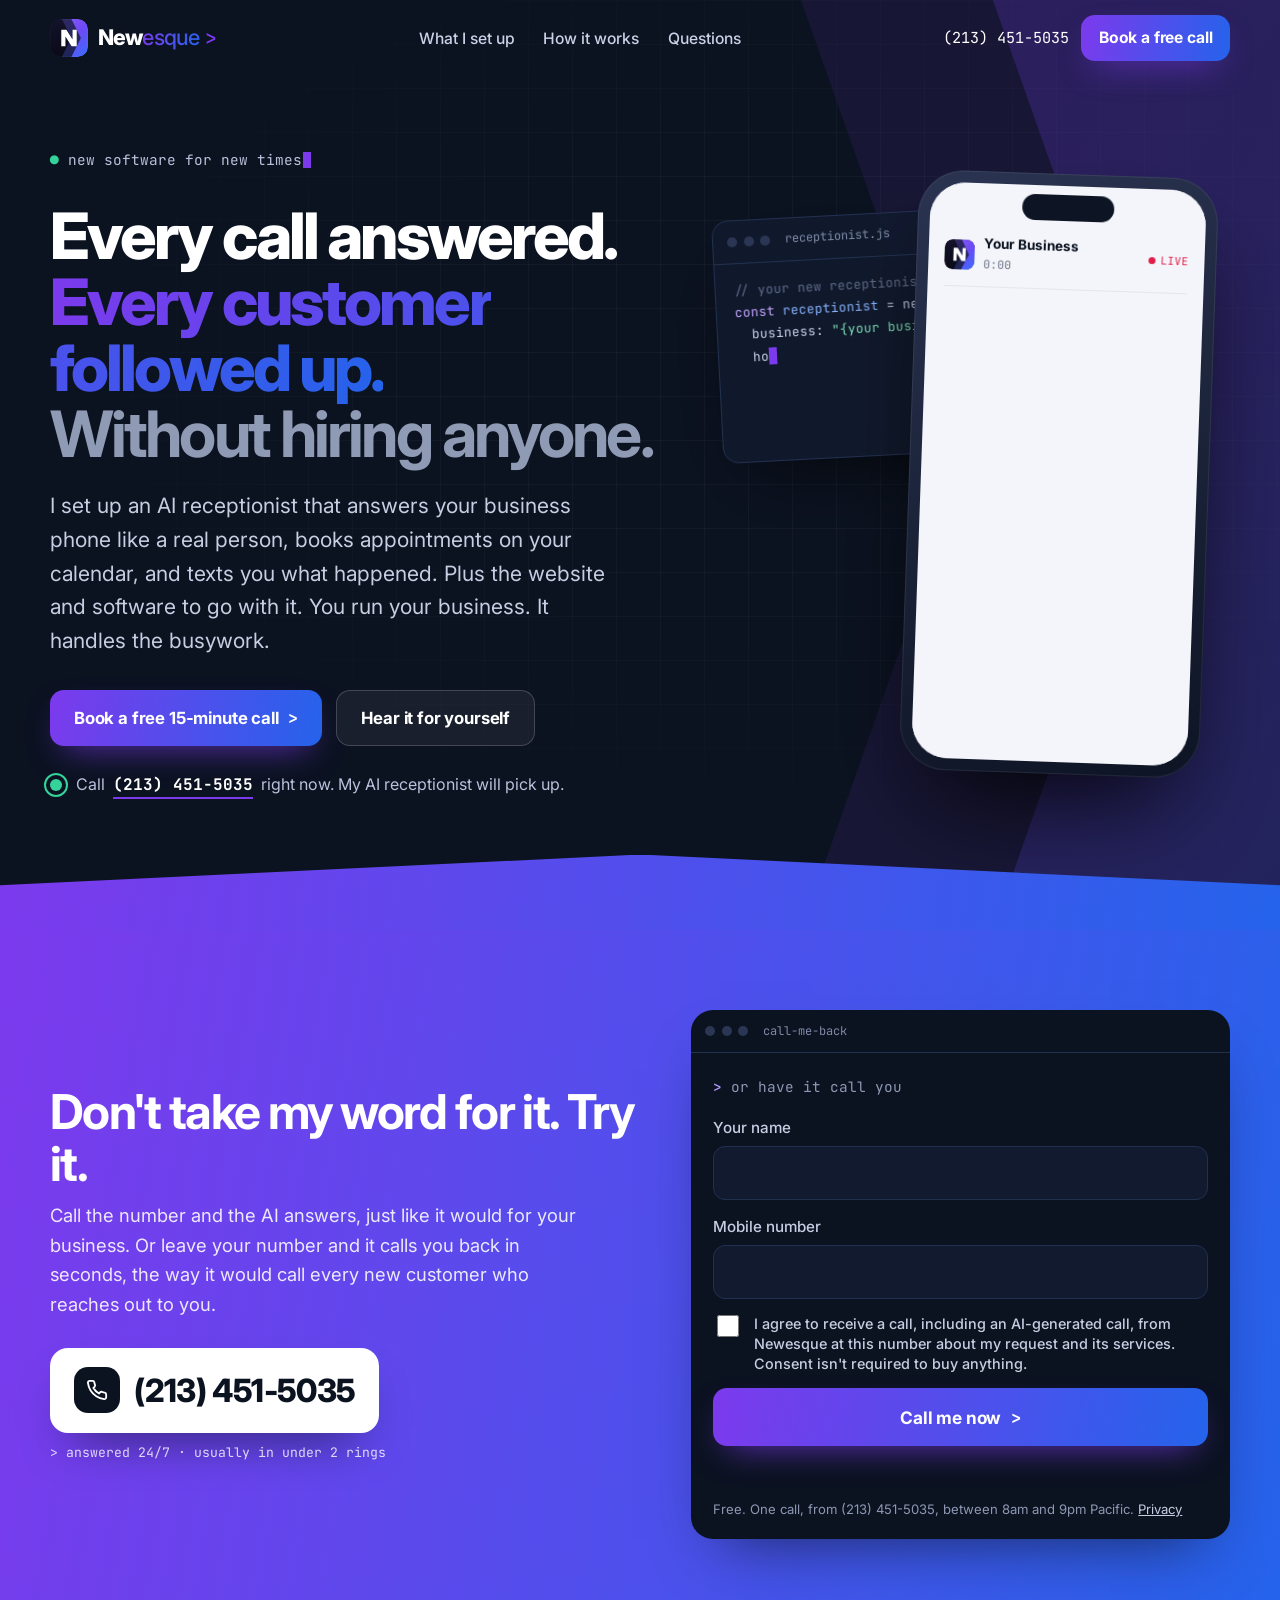
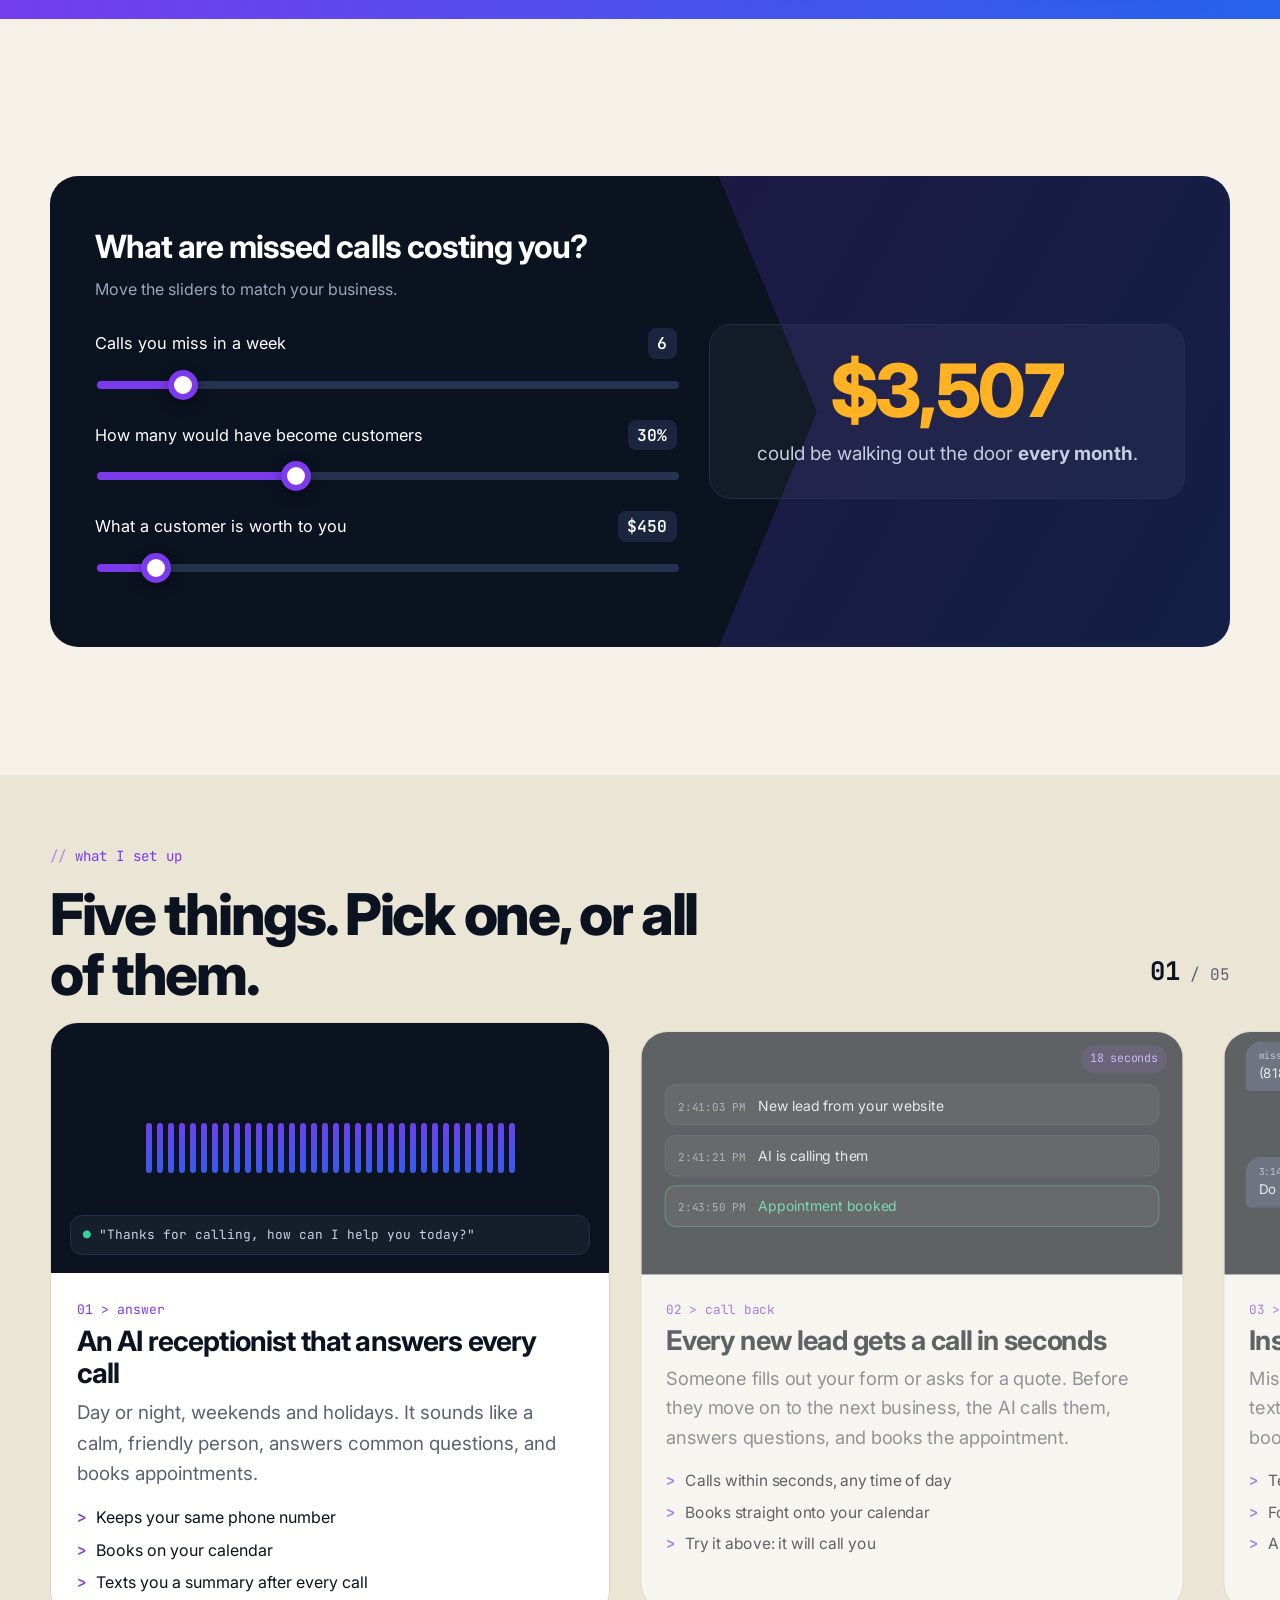
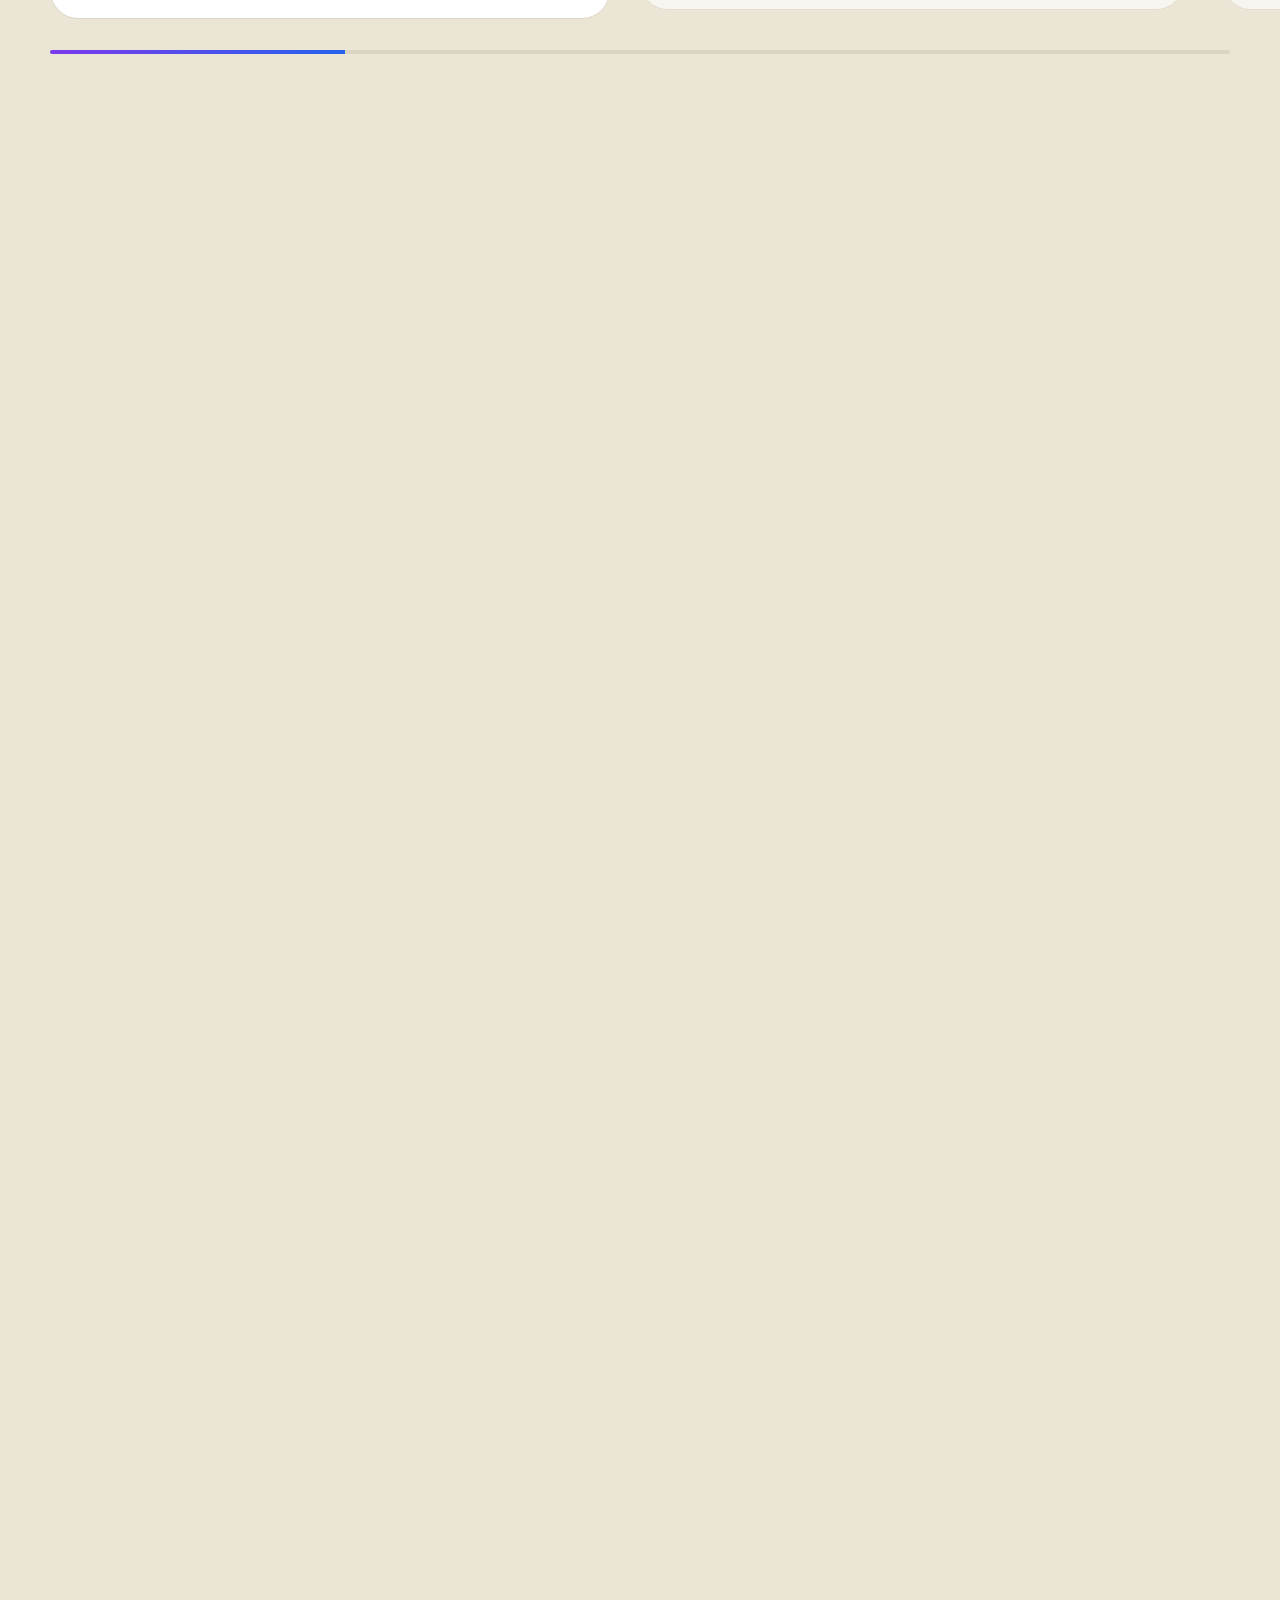
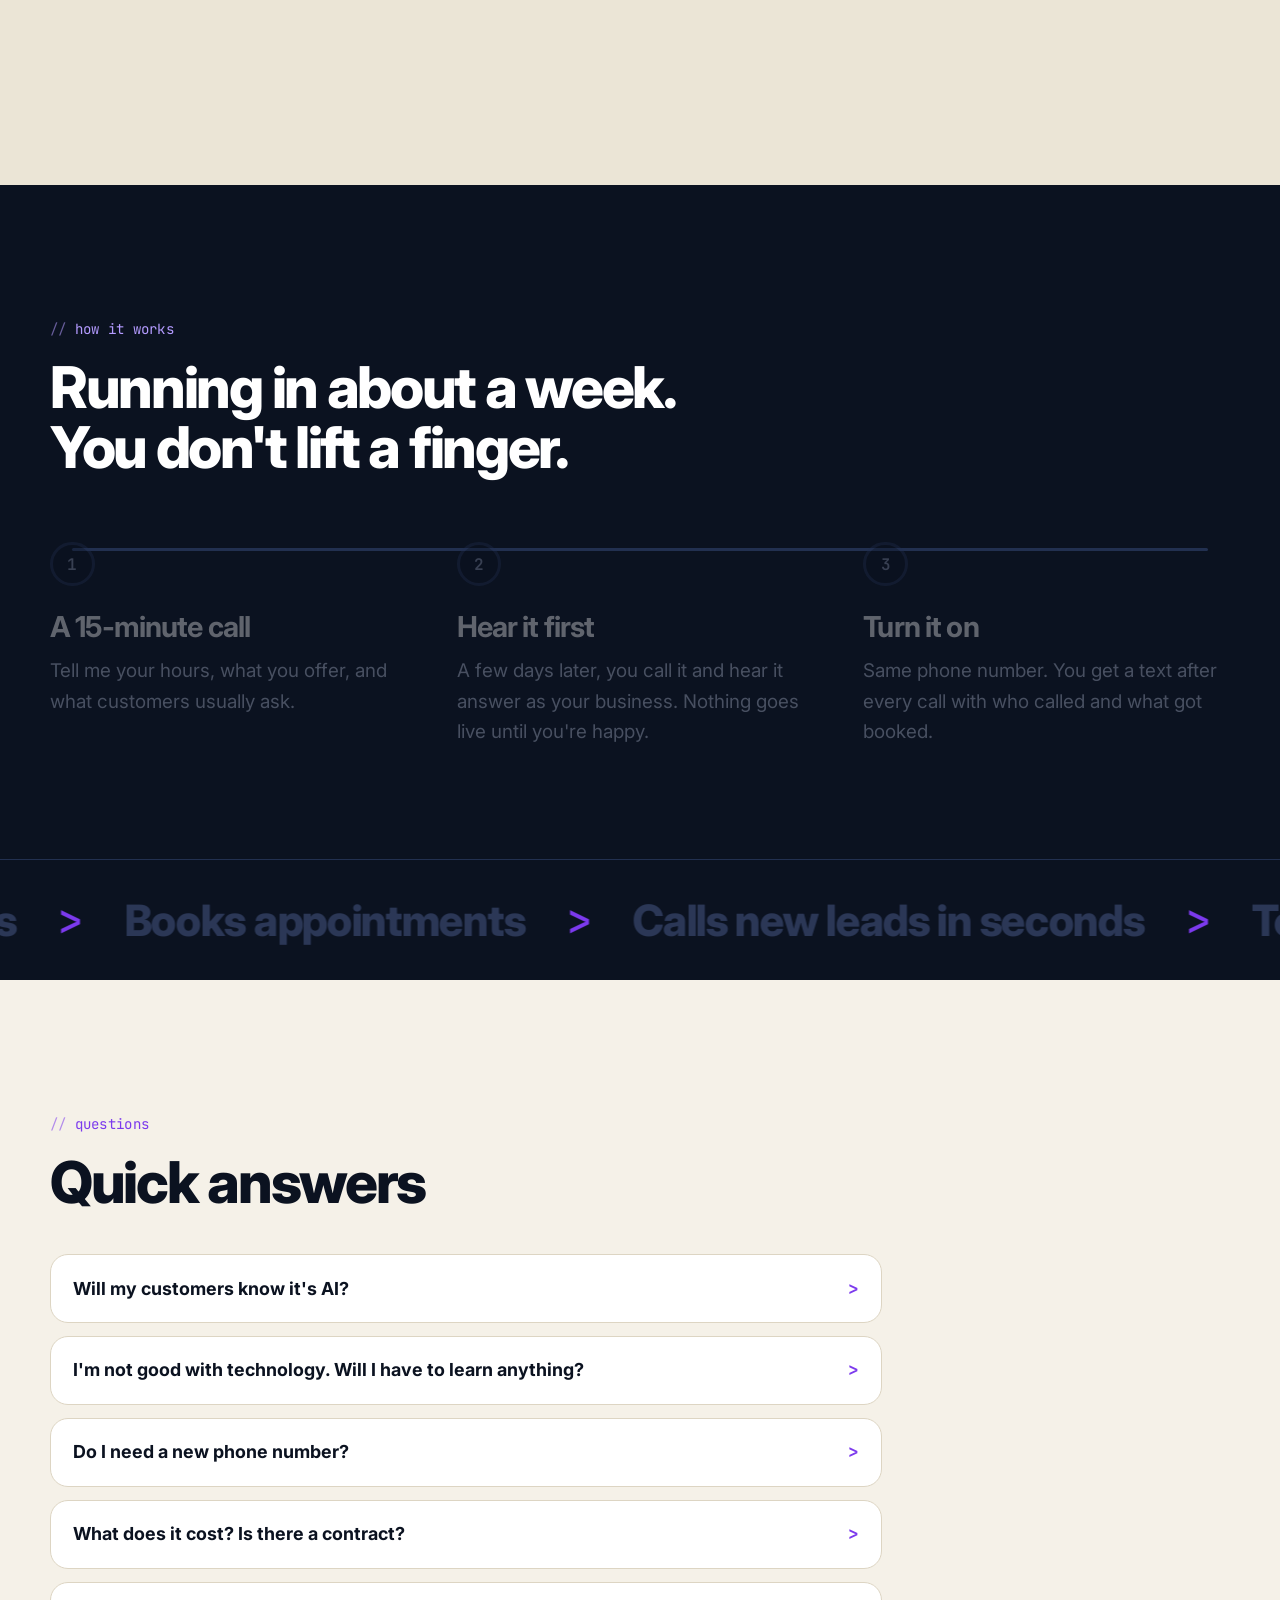
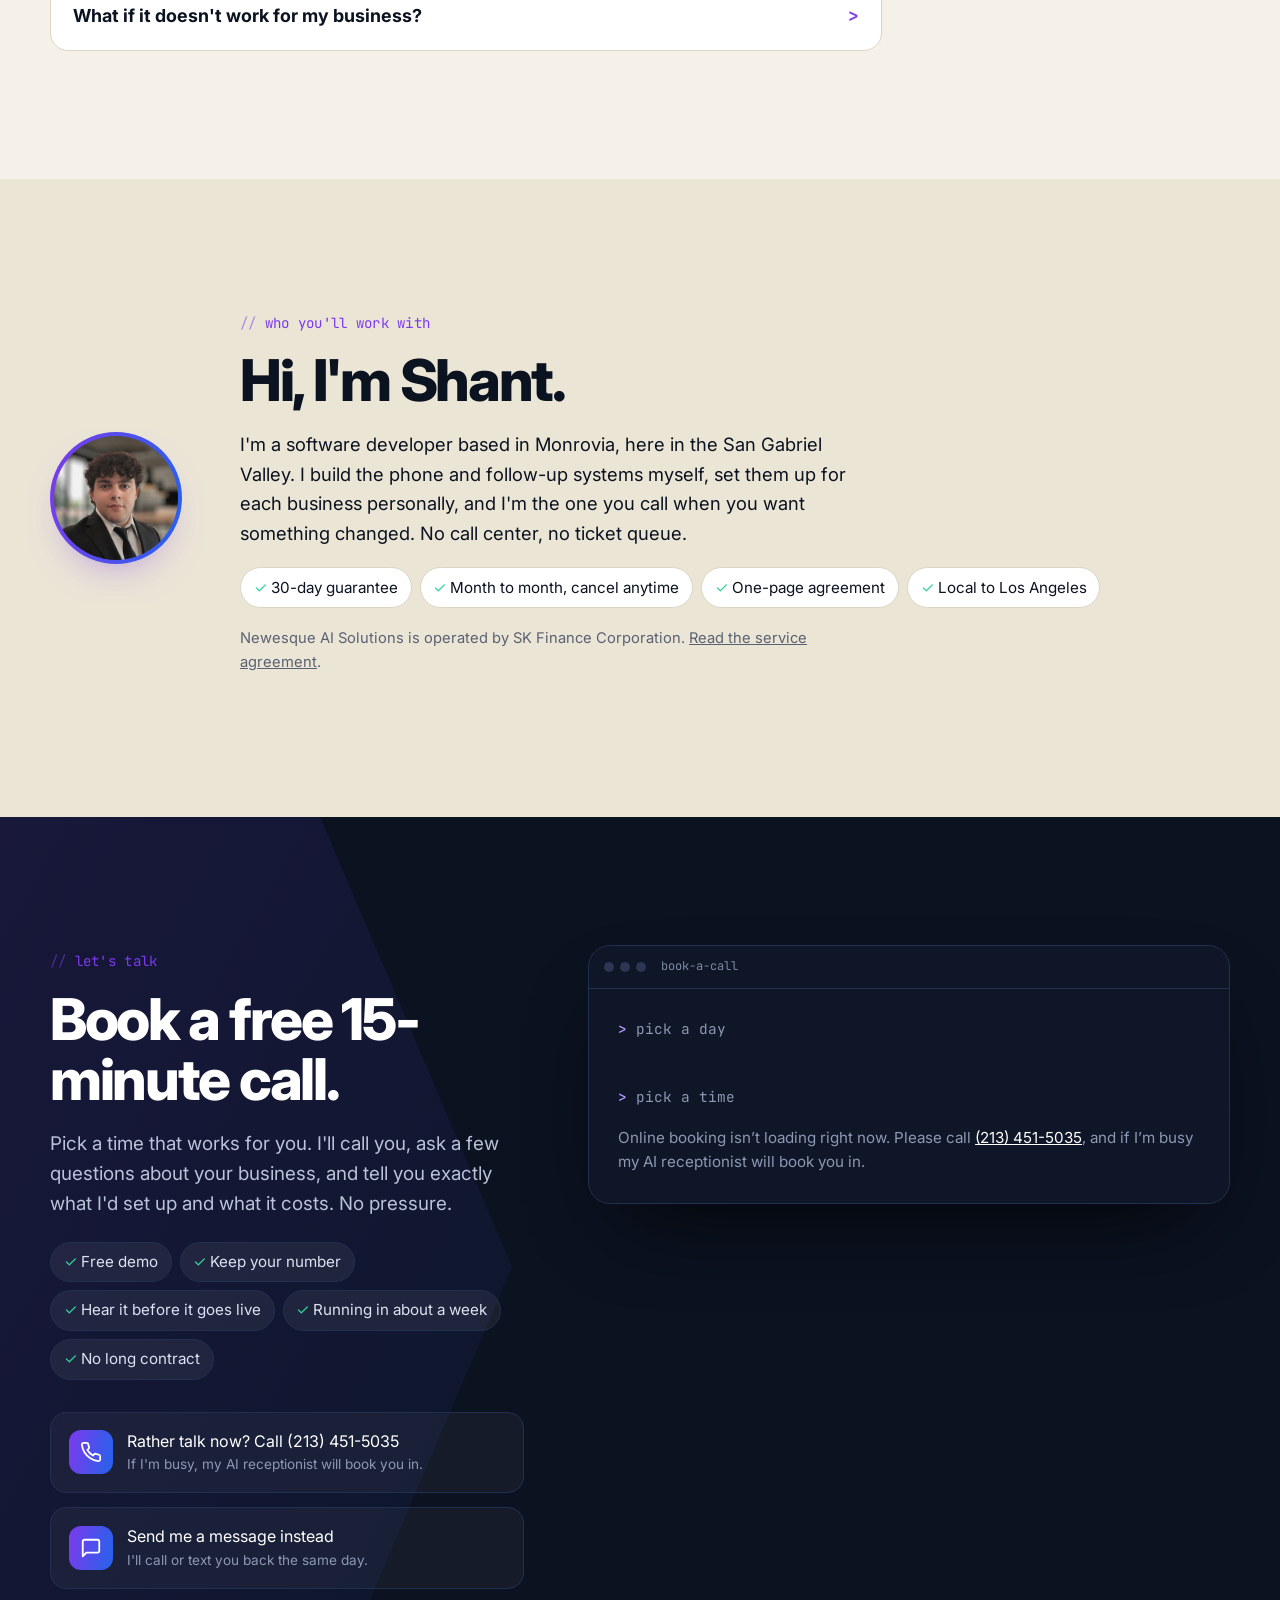
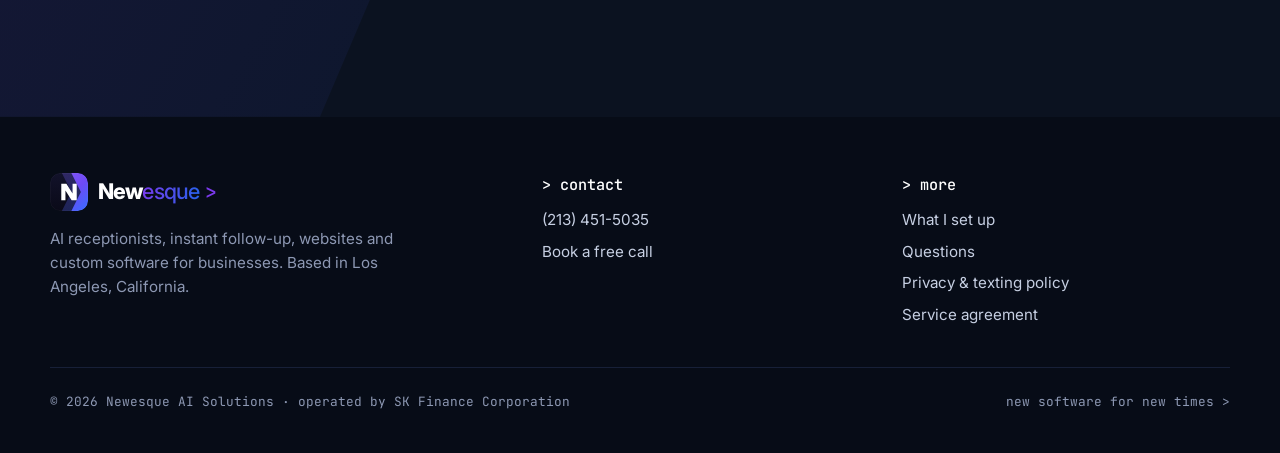
<file: classic/index.html>
<!doctype html>
<html lang="en">
<head>
<meta name="robots" content="noindex">
<meta charset="utf-8">
<meta name="viewport" content="width=device-width, initial-scale=1, viewport-fit=cover">
<title>Newesque — Every call answered, every customer followed up</title>
<meta name="description" content="Newesque sets up AI receptionists, instant follow-up texts, websites and custom software for businesses. Every call answered, every customer followed up. Call (213) 451-5035 to hear it.">
<meta name="theme-color" content="#0b1220">
<meta property="og:title" content="Newesque — Every call answered. Every customer followed up.">
<meta property="og:description" content="An AI receptionist that answers your business phone, books appointments on your calendar, and texts you a summary. Call (213) 451-5035 to hear it live.">
<meta property="og:image" content="https://newesque.com/assets/og.png">
<meta property="og:type" content="website">
<meta name="twitter:card" content="summary_large_image">
<link rel="icon" type="image/svg+xml" href="../assets/logo/newesque-icon.svg">
<link rel="icon" type="image/png" sizes="32x32" href="../assets/logo/favicon-32.png">
<link rel="apple-touch-icon" href="../assets/logo/apple-touch-icon.png">
<link rel="preconnect" href="https://fonts.googleapis.com">
<link rel="preconnect" href="https://fonts.gstatic.com" crossorigin>
<link href="https://fonts.googleapis.com/css2?family=Inter:wght@400;500;600;700;800&family=JetBrains+Mono:wght@400;500;600&display=swap" rel="stylesheet">
<link rel="stylesheet" href="../classic/styles.css">
</head>
<body>
<div class="progress" aria-hidden="true"><i></i></div>

<header class="site-header" id="top">
  <nav class="nav wrap" aria-label="Main">
    <a class="brand" href="#top" aria-label="Newesque home">
      <img src="../assets/logo/newesque-icon.svg" alt="" width="38" height="38">
      <span class="brand-name">New<span class="es grad-text">esque</span><span class="gt">&gt;</span></span>
    </a>
    <ul class="nav-links">
      <li><a href="#what">What I set up</a></li>
      <li><a href="#how">How it works</a></li>
      <li><a href="#faq">Questions</a></li>
    </ul>
    <div class="nav-cta">
      <a class="nav-phone" href="tel:+12134515035">(213) 451-5035</a>
      <a class="btn btn-primary" href="#book">Book a free call</a>
    </div>
  </nav>
</header>

<main>
<!-- ── Hero ──────────────────────────────────────────────────────────── -->
<section class="hero" aria-labelledby="hero-title">
  <div class="hero-bands" aria-hidden="true"><span></span><span></span></div>
  <div class="wrap hero-grid">
    <div>
      <p class="kicker"><b>●</b> <span class="typed" data-type="new software for new times"></span></p>
      <h1 id="hero-title">Every call answered.<br><span class="grad-text">Every customer followed up.</span><br><span class="soft">Without hiring anyone.</span></h1>
      <p class="lede">I set up an AI receptionist that answers your business phone like a real person, books appointments on your calendar, and texts you what happened. Plus the website and software to go with it. You run your business. It handles the busywork.</p>
      <div class="hero-ctas">
        <a class="btn btn-primary" href="#book">Book a free 15-minute call <span class="chev">&gt;</span></a>
        <a class="btn btn-ghost" href="#try">Hear it for yourself</a>
      </div>
      <p class="try-line"><span class="pulse-dot" aria-hidden="true"></span> Call <a href="tel:+12134515035">(213) 451-5035</a> right now. My AI receptionist will pick up.</p>
    </div>

    <div class="scene" aria-hidden="true">
      <div class="code-win">
        <div class="win-bar"><i></i><i></i><i></i><span>receptionist.js</span></div>
        <pre id="hero-code"></pre>
      </div>
      <div class="phone">
        <div class="screen">
          <div class="notch"></div>
          <div class="notif" id="notif"><img src="../assets/logo/newesque-icon.svg" alt=""><div><b>New appointment</b><p>Daniel R. booked tomorrow at 10:30 AM. Confirmation sent.</p></div></div>
          <div class="st ring" data-st="ring">
            <div class="who">Incoming call</div>
            <div class="num">(626) 555-0148</div>
            <div class="avatar"><svg viewBox="0 0 24 24" width="40" height="40" fill="none" stroke="#c9d2e6" stroke-width="1.8" stroke-linecap="round"><circle cx="12" cy="8" r="4"/><path d="M4 21c1.5-4 4.5-6 8-6s6.5 2 8 6"/></svg></div>
            <div class="tag">&gt; answering for {your business}</div>
          </div>
          <div class="st talk off" data-st="talk">
            <div class="talk-head"><img src="../assets/logo/newesque-icon.svg" alt=""><div><b>Your Business</b><small id="call-timer">0:00</small></div><span class="live">LIVE</span></div>
            <div class="bubbles" id="bubbles"></div>
          </div>
          <div class="st booked off" data-st="booked">
            <div class="ok-card">
              <div class="ok-badge"><svg viewBox="0 0 24 24" fill="none" stroke-width="3" stroke-linecap="round" stroke-linejoin="round"><path d="M5 12.5l4.5 4.5L19 7.5"/></svg></div>
              <h4>Appointment booked</h4>
              <p>Added to your calendar. Text confirmation sent to the customer.</p>
              <div class="ok-row"><span>Customer</span><span>Daniel R.</span></div>
              <div class="ok-row"><span>Reason</span><span>New customer</span></div>
              <div class="ok-row"><span>When</span><span>Tomorrow, 10:30 AM</span></div>
            </div>
          </div>
        </div>
      </div>
    </div>
  </div>
  <div class="edge paper-c" aria-hidden="true" style="background:linear-gradient(100deg,#7c3aed,#2563eb)"></div>
</section>

<!-- ── Try it: call it, or have it call you ──────────────────────────── -->
<section class="try" id="try" aria-labelledby="try-title">
  <div class="wrap">
    <div class="rv">
      <h2 id="try-title">Don't take my word for it. Try it.</h2>
      <p>Call the number and the AI answers, just like it would for your business. Or leave your number and it calls you back in seconds, the way it would call every new customer who reaches out to you.</p>
      <div class="call-big">
        <a class="call-num" href="tel:+12134515035"><span class="ph"><svg viewBox="0 0 24 24" fill="none" stroke="currentColor" stroke-width="2" stroke-linecap="round" stroke-linejoin="round"><path d="M22 16.9v3a2 2 0 0 1-2.2 2 19.8 19.8 0 0 1-8.6-3.1 19.5 19.5 0 0 1-6-6A19.8 19.8 0 0 1 2.1 4.2 2 2 0 0 1 4.1 2h3a2 2 0 0 1 2 1.7c.1.9.4 1.8.7 2.7a2 2 0 0 1-.5 2.1L8.1 9.8a16 16 0 0 0 6 6l1.3-1.3a2 2 0 0 1 2.1-.4c.9.3 1.8.6 2.7.7a2 2 0 0 1 1.8 2z"/></svg></span>(213) 451-5035</a>
        <small>&gt; answered 24/7 · usually in under 2 rings</small>
      </div>
    </div>

    <div class="callme rv right" style="--d:.15s">
      <div class="win-bar"><i></i><i></i><i></i><span>call-me-back</span></div>
      <form class="form callme-form" id="callme-form" novalidate>
        <p class="prompt"><b>&gt;</b> or have it call you</p>
        <label>Your name<input name="name" autocomplete="given-name" required></label>
        <label>Mobile number<input name="phone" type="tel" inputmode="tel" autocomplete="tel" required></label>
        <label class="check consent"><input type="checkbox" name="consent"> <span>I agree to receive a call, including an AI-generated call, from Newesque at this number about my request and its services. Consent isn't required to buy anything.</span></label>
        <div class="hp" aria-hidden="true"><label>Leave this empty<input name="company_website" tabindex="-1" autocomplete="off"></label></div>
        <button class="btn btn-primary" type="submit" id="callme-btn">Call me now <span class="chev">&gt;</span></button>
        <p class="form-msg" id="callme-msg" role="status"></p>
        <p class="fine">Free. One call, from (213) 451-5035, between 8am and 9pm Pacific. <a href="../privacy.html">Privacy</a></p>
      </form>
      <div class="calling" id="calling" hidden aria-live="polite">
        <div class="ring-ico" aria-hidden="true"><svg viewBox="0 0 24 24" fill="none" stroke="currentColor" stroke-width="2" stroke-linecap="round" stroke-linejoin="round"><path d="M22 16.9v3a2 2 0 0 1-2.2 2 19.8 19.8 0 0 1-8.6-3.1 19.5 19.5 0 0 1-6-6A19.8 19.8 0 0 1 2.1 4.2 2 2 0 0 1 4.1 2h3a2 2 0 0 1 2 1.7c.1.9.4 1.8.7 2.7a2 2 0 0 1-.5 2.1L8.1 9.8a16 16 0 0 0 6 6l1.3-1.3a2 2 0 0 1 2.1-.4c.9.3 1.8.6 2.7.7a2 2 0 0 1 1.8 2z"/></svg></div>
        <h3 id="calling-title">Calling you now…</h3>
        <p id="calling-text">Pick up when (213) 451-5035 rings.</p>
        <div class="clock mono"><span id="calling-clock">0:00</span><small>since you pressed the button</small></div>
      </div>
    </div>
  </div>
</section>

<!-- ── Calculator ────────────────────────────────────────────────────── -->
<section class="sec paper" style="padding-top:clamp(3rem,6vw,5rem)" aria-labelledby="calc-title">
  <div class="wrap">
    <div class="calc rv zoom" id="calc">
      <div>
        <h3 id="calc-title">What are missed calls costing you?</h3>
        <p class="sub">Move the sliders to match your business.</p>
        <div class="field"><div class="field-top"><label for="c-calls">Calls you miss in a week</label><output id="o-calls">6</output></div><input id="c-calls" type="range" min="1" max="40" value="6"></div>
        <div class="field"><div class="field-top"><label for="c-rate">How many would have become customers</label><output id="o-rate">30%</output></div><input id="c-rate" type="range" min="5" max="80" step="5" value="30"></div>
        <div class="field"><div class="field-top"><label for="c-job">What a customer is worth to you</label><output id="o-job">$450</output></div><input id="c-job" type="range" min="50" max="5000" step="50" value="450"></div>
      </div>
      <div class="result" aria-live="polite">
        <div class="big" id="o-total">$3,510</div>
        <p>could be walking out the door <b>every month</b>.</p>
      </div>
    </div>
  </div>
</section>

<!-- ── What I set up: slides sideways as you scroll ─────────────────── -->
<section class="hs" id="what" aria-labelledby="what-title">
  <div class="hs-pin">
    <div class="wrap hs-head">
      <div>
        <span class="label">what I set up</span>
        <h2 class="h2" id="what-title">Five things. Pick one, or all of them.</h2>
      </div>
      <div class="hs-count mono" aria-hidden="true"><b id="hs-n">01</b> / 05</div>
    </div>
    <div class="hs-track" id="hs-track">
      <article class="svc">
        <div class="svc-vis"><div class="v-wave" id="wave"></div><div class="v-cap"><b>●</b> "Thanks for calling, how can I help you today?"</div></div>
        <div class="svc-body">
          <span class="svc-num">01 &gt; answer</span>
          <h3>An AI receptionist that answers every call</h3>
          <p>Day or night, weekends and holidays. It sounds like a calm, friendly person, answers common questions, and books appointments.</p>
          <ul><li>Keeps your same phone number</li><li>Books on your calendar</li><li>Texts you a summary after every call</li></ul>
        </div>
      </article>
      <article class="svc">
        <div class="svc-vis"><div class="v-lead">
          <div class="lr"><span class="t">2:41:03 PM</span><span class="d">New lead from your website</span></div>
          <div class="lr"><span class="t">2:41:21 PM</span><span class="d">AI is calling them</span></div>
          <div class="lr ok"><span class="t">2:43:50 PM</span><span class="d">Appointment booked</span></div>
          <div class="lead-clock mono">18 seconds</div>
        </div></div>
        <div class="svc-body">
          <span class="svc-num">02 &gt; call back</span>
          <h3>Every new lead gets a call in seconds</h3>
          <p>Someone fills out your form or asks for a quote. Before they move on to the next business, the AI calls them, answers questions, and books the appointment.</p>
          <ul><li>Calls within seconds, any time of day</li><li>Books straight onto your calendar</li><li>Try it above: it will call you</li></ul>
        </div>
      </article>
      <article class="svc">
        <div class="svc-vis"><div class="v-sms">
          <div class="sms in-msg"><span class="t">missed call · 3:12 PM</span>(818) 555-0172 called while you were busy</div>
          <div class="sms out"><span class="t">auto-text · 3:12 PM</span>Hi! Sorry we missed your call. How can we help?</div>
          <div class="sms in-msg"><span class="t">3:14 PM</span>Do you have anything open on Friday?</div>
          <div class="sms out"><span class="t">3:14 PM</span>Yes! 9:00 AM or 1:00 PM. Which works best?</div>
        </div></div>
        <div class="svc-body">
          <span class="svc-num">03 &gt; follow up</span>
          <h3>Instant texts so no customer goes cold</h3>
          <p>Missed a call or got a website inquiry? They get a friendly text within a minute, then gentle follow-ups until they book.</p>
          <ul><li>Texts back missed calls in seconds</li><li>Follows up on quotes and questions</li><li>Asks happy customers for reviews</li></ul>
        </div>
      </article>
      <article class="svc">
        <div class="svc-vis"><div class="v-build">
<pre>&lt;header&gt;
  &lt;nav /&gt;
<span class="hl">  &lt;h1&gt;Your Business&lt;/h1&gt;</span>
  &lt;p&gt;Open 7 days&lt;/p&gt;
  &lt;Button&gt;Book now&lt;/Button&gt;
&lt;/header&gt;
&lt;Reviews stars={5} /&gt;</pre>
          <div class="mini-site"><div class="ms nav"></div><div class="ms h"></div><div class="ms p"></div><div class="ms p2"></div><div class="ms btn-m"></div><div class="ms img"></div></div>
        </div></div>
        <div class="svc-body">
          <span class="svc-num">04 &gt; get found</span>
          <h3>A website that brings in customers</h3>
          <p>Fast and clean, built to get people calling and booking, with your services, your reviews, and a big "call now" button.</p>
          <ul><li>Looks great on phones</li><li>Shows up on Google in your area</li><li>Bookings go straight to your calendar</li></ul>
        </div>
      </article>
      <article class="svc">
        <div class="svc-vis"><div class="v-flow" id="flow">
          <svg viewBox="0 0 400 250" preserveAspectRatio="none" aria-hidden="true">
            <path class="wire" id="w1" d="M70 60 C 140 60, 150 125, 200 125"/>
            <path class="wire" id="w2" d="M70 190 C 140 190, 150 125, 200 125"/>
            <path class="wire" id="w3" d="M200 125 C 250 125, 260 60, 330 60"/>
            <path class="wire" id="w4" d="M200 125 C 250 125, 260 190, 330 190"/>
            <circle class="pkt" r="5"><animateMotion dur="2.6s" repeatCount="indefinite"><mpath href="#w1"/></animateMotion></circle>
            <circle class="pkt" r="5"><animateMotion dur="2.6s" begin="1.3s" repeatCount="indefinite"><mpath href="#w2"/></animateMotion></circle>
            <circle class="pkt" r="5"><animateMotion dur="2.6s" begin=".6s" repeatCount="indefinite"><mpath href="#w3"/></animateMotion></circle>
            <circle class="pkt" r="5"><animateMotion dur="2.6s" begin="1.9s" repeatCount="indefinite"><mpath href="#w4"/></animateMotion></circle>
          </svg>
          <span class="node" style="left:17.5%;top:24%">Quotes</span>
          <span class="node" style="left:17.5%;top:76%">Spreadsheet</span>
          <span class="node hub" style="left:50%;top:50%">your system</span>
          <span class="node" style="left:82.5%;top:24%">Invoices</span>
          <span class="node" style="left:82.5%;top:76%">Schedule</span>
        </div></div>
        <div class="svc-body">
          <span class="svc-num">05 &gt; automate</span>
          <h3>Custom software for the busywork</h3>
          <p>If you do the same thing by hand every day, I can probably make it happen on its own. Quotes, scheduling, invoices and spreadsheets, all talking to each other.</p>
          <ul><li>Built around how you already work</li><li>Connects the tools you already use</li><li>Saves hours every week</li></ul>
        </div>
      </article>
    </div>
    <div class="wrap"><div class="hs-bar" aria-hidden="true"><i id="hs-bar"></i></div></div>
  </div>
</section>

<!-- ── How it works: three steps, drawn in as you scroll ─────────────── -->
<section class="sec dark" id="how" aria-labelledby="how-title">
  <div class="wrap">
    <span class="label rv">how it works</span>
    <h2 class="h2 rv" id="how-title">Running in about a week. You don't lift a finger.</h2>
    <div class="steps3" id="steps3">
      <div class="steps3-line" aria-hidden="true"><i id="steps3-fill"></i></div>
      <div class="s3"><span class="s3-dot">1</span><h3>A 15-minute call</h3><p>Tell me your hours, what you offer, and what customers usually ask.</p></div>
      <div class="s3"><span class="s3-dot">2</span><h3>Hear it first</h3><p>A few days later, you call it and hear it answer as your business. Nothing goes live until you're happy.</p></div>
      <div class="s3"><span class="s3-dot">3</span><h3>Turn it on</h3><p>Same phone number. You get a text after every call with who called and what got booked.</p></div>
    </div>
  </div>
</section>

<!-- ── Scroll-speed marquee ──────────────────────────────────────────── -->
<div class="vmarquee" aria-hidden="true"><div class="vm-track" id="vm"><span>Answers calls</span><span>Books appointments</span><span>Calls new leads in seconds</span><span>Texts back missed calls</span><span>Follows up</span><span>Builds websites</span><span>Automates busywork</span><span>Answers calls</span><span>Books appointments</span><span>Calls new leads in seconds</span><span>Texts back missed calls</span><span>Follows up</span><span>Builds websites</span><span>Automates busywork</span></div></div>

<!-- ── FAQ ───────────────────────────────────────────────────────────── -->
<section class="sec paper" id="faq" aria-labelledby="faq-title">
  <div class="wrap">
    <span class="label rv">questions</span>
    <h2 class="h2 rv" id="faq-title">Quick answers</h2>
    <div class="faq">
      <details class="rv"><summary>Will my customers know it's AI?</summary><p>That's up to you. It can introduce itself as your AI assistant, or simply answer as your front desk. Either way it sounds calm and natural. Call (213) 451-5035 and judge for yourself.</p></details>
      <details class="rv"><summary>I'm not good with technology. Will I have to learn anything?</summary><p>No. I set everything up and look after it. You get a text after each call. If you can read a text message, you're all set.</p></details>
      <details class="rv"><summary>Do I need a new phone number?</summary><p>No. You keep your number. Calls you don't answer go to the receptionist instead of voicemail.</p></details>
      <details class="rv"><summary>What does it cost? Is there a contract?</summary><p>The demo is free. I'll set one up that answers as your business so you can hear it first. If you want to keep it, you'll get a clear price before you commit to anything. It's month to month: no long-term contract, cancel anytime.</p></details>
      <details class="rv"><summary>What if it doesn't work for my business?</summary><p>Every setup comes with a 30-day guarantee. If it isn't answering and booking the way you approved in the first 30 days after it goes live, I fix it within a week. If it still isn't right, I cancel it and refund your full setup fee. The details are in the one-page <a href="../agreement.html">service agreement</a>.</p></details>
    </div>
  </div>
</section>

<!-- ── About ─────────────────────────────────────────────────────────── -->
<section class="sec about" id="about" aria-labelledby="about-title">
  <div class="wrap about-grid">
    <div class="about-photo rv left"><img src="../assets/img/shant.jpg" alt="Shant Keshishian" width="132" height="132" loading="lazy"></div>
    <div class="rv">
      <span class="label">who you'll work with</span>
      <h2 class="h2" id="about-title">Hi, I'm Shant.</h2>
      <p>I'm a software developer based in Monrovia, here in the San Gabriel Valley. I build the phone and follow-up systems myself, set them up for each business personally, and I'm the one you call when you want something changed. No call center, no ticket queue.</p>
      <ul class="promise-chips"><li>30-day guarantee</li><li>Month to month, cancel anytime</li><li>One-page agreement</li><li>Local to Los Angeles</li></ul>
      <p class="fine-print">Newesque AI Solutions is operated by SK Finance Corporation. <a href="../agreement.html">Read the service agreement</a>.</p>
    </div>
  </div>
</section>

<!-- ── Book ──────────────────────────────────────────────────────────── -->
<section class="sec book" id="book" aria-labelledby="book-title">
  <div class="wrap book-grid">
    <div class="book-side">
      <span class="label rv">let's talk</span>
      <h2 class="h2 rv" id="book-title">Book a free 15-minute call.</h2>
      <p class="rv">Pick a time that works for you. I'll call you, ask a few questions about your business, and tell you exactly what I'd set up and what it costs. No pressure.</p>
      <ul class="promise-chips rv"><li>Free demo</li><li>Keep your number</li><li>Hear it before it goes live</li><li>Running in about a week</li><li>No long contract</li></ul>
      <div class="alt">
        <a class="rv" href="tel:+12134515035"><span class="ai"><svg viewBox="0 0 24 24" fill="none" stroke-width="2" stroke-linecap="round" stroke-linejoin="round"><path d="M22 16.9v3a2 2 0 0 1-2.2 2 19.8 19.8 0 0 1-8.6-3.1 19.5 19.5 0 0 1-6-6A19.8 19.8 0 0 1 2.1 4.2 2 2 0 0 1 4.1 2h3a2 2 0 0 1 2 1.7c.1.9.4 1.8.7 2.7a2 2 0 0 1-.5 2.1L8.1 9.8a16 16 0 0 0 6 6l1.3-1.3a2 2 0 0 1 2.1-.4c.9.3 1.8.6 2.7.7a2 2 0 0 1 1.8 2z"/></svg></span><span>Rather talk now? Call (213) 451-5035<small>If I'm busy, my AI receptionist will book you in.</small></span></a>
        <button class="rv" type="button" id="show-msg"><span class="ai"><svg viewBox="0 0 24 24" fill="none" stroke-width="2" stroke-linecap="round" stroke-linejoin="round"><path d="M21 15a2 2 0 0 1-2 2H7l-4 4V5a2 2 0 0 1 2-2h14a2 2 0 0 1 2 2z"/></svg></span><span>Send me a message instead<small>I'll call or text you back the same day.</small></span></button>
      </div>
    </div>

    <div class="term rv right">
      <div class="win-bar"><i></i><i></i><i></i><span id="term-title">book-a-call</span></div>
      <div class="term-body" id="term-body">
        <div id="flow-book">
          <p class="prompt"><b>&gt;</b> pick a day</p>
          <div class="days" id="days" role="group" aria-label="Day"></div>
          <p class="prompt" style="margin-top:1.4rem"><b>&gt;</b> pick a time <span id="tz-note"></span></p>
          <div class="times" id="times" role="group" aria-label="Time"><p class="slots-msg">Loading open times…</p></div>
          <form class="form" id="book-form" novalidate hidden>
            <p class="prompt" style="margin:.4rem 0 0"><b>&gt;</b> about you</p>
            <div class="row2">
              <label>Your name<input name="name" autocomplete="name" required></label>
              <label>Business name<input name="business" autocomplete="organization"></label>
            </div>
            <div class="row2">
              <label>Phone number<input name="phone" type="tel" inputmode="tel" autocomplete="tel" required></label>
              <label>Email (optional)<input name="email" type="email" autocomplete="email"></label>
            </div>
            <div><span style="display:block;color:#c6cfe2;font-size:.95rem;margin-bottom:.45rem">What would help most? <span style="color:#8d98b3">(tap any)</span></span>
              <div class="chips" id="topics">
                <button type="button" class="chip" aria-pressed="false">Answering calls</button>
                <button type="button" class="chip" aria-pressed="false">Calling new leads</button>
                <button type="button" class="chip" aria-pressed="false">Following up</button>
                <button type="button" class="chip" aria-pressed="false">A website</button>
                <button type="button" class="chip" aria-pressed="false">Something custom</button>
              </div>
            </div>
            <label class="check"><input type="checkbox" name="okToText"> <span>Text me a confirmation and a reminder about this call. <small style="color:#8d98b3">Msg &amp; data rates may apply. Msg frequency varies (usually 1–4). Reply STOP to opt out, HELP for help. Not required to book. <a href="../privacy.html" style="color:#c6cfe2">Privacy</a></small></span></label>
            <div class="hp" aria-hidden="true"><label>Leave this empty<input name="company_website" tabindex="-1" autocomplete="off"></label></div>
            <button class="btn btn-primary" type="submit" id="book-btn">Book my call <span class="chev">&gt;</span></button>
            <p class="form-msg" id="book-msg" role="status"></p>
          </form>
        </div>
        <form class="form" id="msg-form" novalidate hidden>
          <p class="prompt" style="margin:0"><b>&gt;</b> send a message</p>
          <div class="row2">
            <label>Your name<input name="name" autocomplete="name" required></label>
            <label>Business name<input name="business" autocomplete="organization"></label>
          </div>
          <div class="row2">
            <label>Phone number<input name="phone" type="tel" inputmode="tel" autocomplete="tel" required></label>
            <label>Email (optional)<input name="email" type="email" autocomplete="email"></label>
          </div>
          <label>How can I help?<textarea name="message" placeholder="e.g. I miss a lot of calls when I'm busy"></textarea></label>
          <div class="hp" aria-hidden="true"><label>Leave this empty<input name="company_website" tabindex="-1" autocomplete="off"></label></div>
          <button class="btn btn-primary" type="submit">Send message <span class="chev">&gt;</span></button>
          <button class="btn btn-ghost" type="button" id="back-to-book">Back to booking</button>
          <p class="form-msg" id="msg-msg" role="status"></p>
        </form>
        <div class="done-screen" id="done" hidden>
          <div class="ok-badge" style="background:rgba(52,211,153,.14)"><svg viewBox="0 0 24 24" fill="none" stroke-width="3" stroke-linecap="round" stroke-linejoin="round"><path d="M5 12.5l4.5 4.5L19 7.5"/></svg></div>
          <h3 id="done-title">You're booked.</h3>
          <p id="done-text">I'll call you then.</p>
          <pre id="done-log"></pre>
        </div>
      </div>
    </div>
  </div>
</section>
</main>

<footer class="foot">
  <div class="wrap">
    <div class="foot-grid">
      <div>
        <a class="brand" href="#top" style="color:#fff"><img src="../assets/logo/newesque-icon.svg" alt="" width="38" height="38"><span class="brand-name">New<span class="es grad-text">esque</span><span class="gt">&gt;</span></span></a>
        <p style="margin:1rem 0 0;max-width:24rem">AI receptionists, instant follow-up, websites and custom software for businesses. Based in Los Angeles, California.</p>
      </div>
      <div><h4>&gt; contact</h4><ul><li><a href="tel:+12134515035">(213) 451-5035</a></li><li><a href="#book">Book a free call</a></li></ul></div>
      <div><h4>&gt; more</h4><ul><li><a href="#what">What I set up</a></li><li><a href="#faq">Questions</a></li><li><a href="../privacy.html">Privacy &amp; texting policy</a></li><li><a href="../agreement.html">Service agreement</a></li></ul></div>
    </div>
    <div class="foot-bottom"><span>© <span id="yr"></span> Newesque AI Solutions · operated by SK Finance Corporation</span><span>new software for new times &gt;</span></div>
  </div>
</footer>

<div class="mobile-bar" id="mobile-bar">
  <a class="btn btn-dark" href="tel:+12134515035">Call now</a>
  <a class="btn btn-primary" href="#book">Book a call</a>
</div>

<script src="../classic/main.js" defer></script>
</body>
</html>
</file>
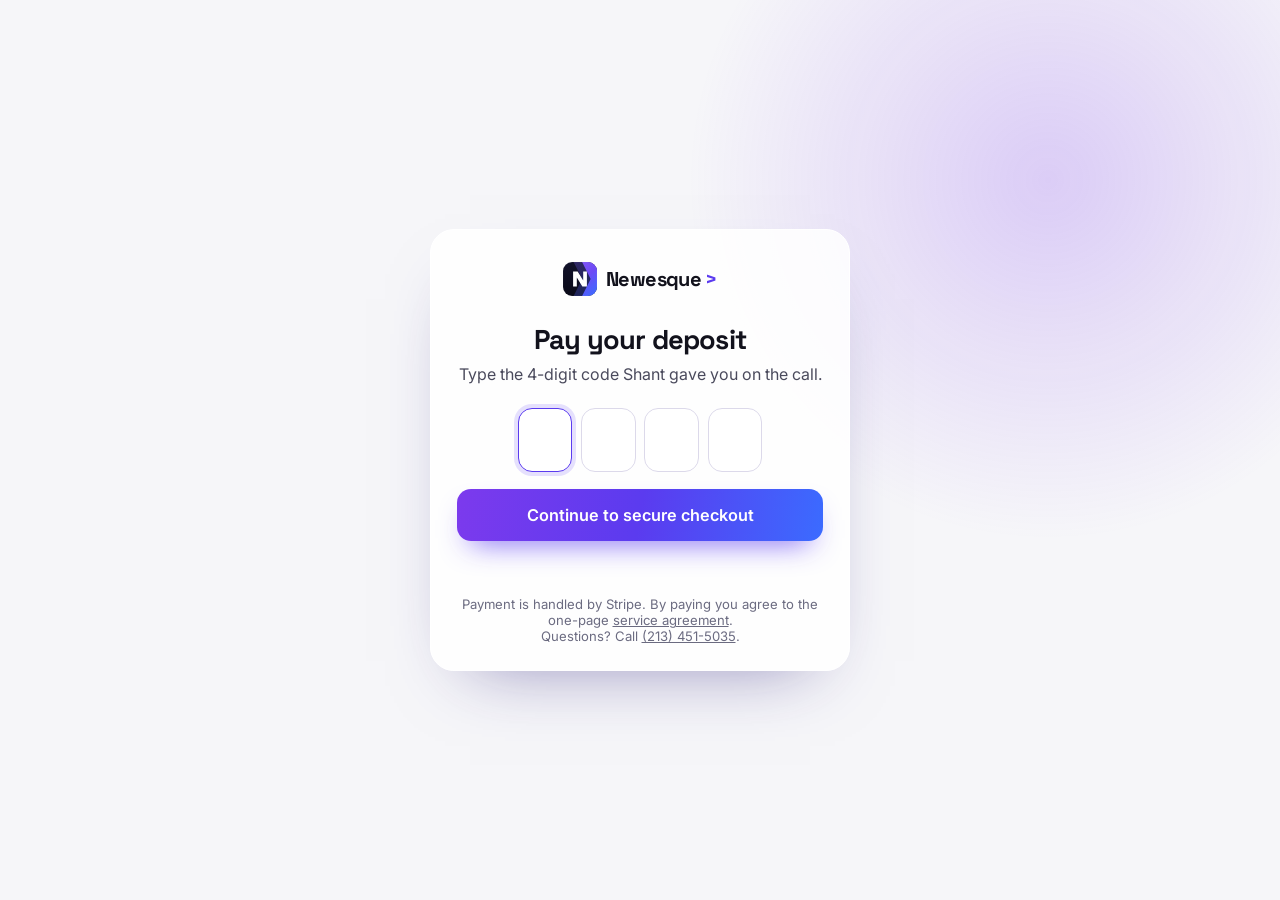
<file: pay/index.html>
<!doctype html>
<html lang="en">
<head>
<meta charset="utf-8">
<meta name="viewport" content="width=device-width, initial-scale=1">
<title>Pay your deposit · Newesque AI Solutions</title>
<meta name="robots" content="noindex">
<link rel="icon" href="../assets/logo/newesque-icon.svg">
<link rel="preconnect" href="https://fonts.googleapis.com">
<link href="https://fonts.googleapis.com/css2?family=Space+Grotesk:wght@600;700&family=Inter:wght@400;500;600&display=swap" rel="stylesheet">
<style>
  *, *::before, *::after { box-sizing: border-box; }
  body { margin: 0; min-height: 100vh; display: grid; place-items: center; padding: 1.5rem; font-family: Inter, -apple-system, Arial, sans-serif; color: #12121c; background: #f6f6f9; }
  body::before { content: ""; position: fixed; inset: -20% -10% auto auto; width: 70vw; height: 70vw; max-width: 720px; max-height: 720px; border-radius: 50%; background: radial-gradient(closest-side, rgba(124, 58, 237, .22), transparent); pointer-events: none; }
  .card { position: relative; width: min(420px, 100%); background: rgba(255, 255, 255, .85); border: 1px solid #fff; border-radius: 24px; padding: 2rem 1.6rem 1.6rem; box-shadow: 0 30px 70px -40px rgba(40, 30, 120, .55); text-align: center; }
  .brand { display: inline-flex; align-items: center; gap: .55rem; text-decoration: none; color: inherit; font-family: "Space Grotesk", Inter, sans-serif; font-weight: 700; font-size: 1.25rem; letter-spacing: -.03em; }
  .brand img { width: 34px; height: 34px; }
  .chev { color: #5b3bef; margin-left: -.3rem; }
  h1 { font-family: "Space Grotesk", Inter, sans-serif; font-size: 1.7rem; letter-spacing: -.03em; margin: 1.4rem 0 .3rem; }
  p { color: #4a4a5c; margin: 0 0 1.3rem; line-height: 1.55; }
  .code { display: flex; justify-content: center; gap: .55rem; margin-bottom: 1.1rem; }
  .code input { width: 3.4rem; height: 4rem; text-align: center; font: 700 1.8rem "Space Grotesk", Inter, sans-serif; border-radius: 14px; border: 1.5px solid #dcd9ea; background: #fff; color: #12121c; outline: none; transition: border-color .2s, box-shadow .2s; }
  .code input:focus { border-color: #5b3bef; box-shadow: 0 0 0 4px rgba(91, 59, 239, .15); }
  button { width: 100%; height: 3.2rem; border: 0; border-radius: 14px; background: linear-gradient(100deg, #7c3aed, #5b3bef 50%, #3b6bff); color: #fff; font: 600 1.02rem Inter, sans-serif; cursor: pointer; box-shadow: 0 14px 30px -14px rgba(91, 59, 239, .9); }
  button:disabled { opacity: .6; cursor: default; }
  .msg { min-height: 1.4rem; margin: .9rem 0 0; font-size: .92rem; }
  .msg.err { color: #c0262d; }
  .safe { margin-top: 1.2rem; font-size: .82rem; color: #6b6b80; }
  .safe a { color: inherit; }
</style>
</head>
<body>
<main class="card">
  <a class="brand" href="../"><img src="../assets/logo/newesque-icon.svg" alt="">Newesque<span class="chev">&gt;</span></a>
  <h1>Pay your deposit</h1>
  <p>Type the 4-digit code Shant gave you on the call.</p>
  <form id="f" novalidate>
    <div class="code" id="code">
      <input inputmode="numeric" maxlength="1" aria-label="Digit 1" autocomplete="one-time-code">
      <input inputmode="numeric" maxlength="1" aria-label="Digit 2">
      <input inputmode="numeric" maxlength="1" aria-label="Digit 3">
      <input inputmode="numeric" maxlength="1" aria-label="Digit 4">
    </div>
    <button id="go" type="submit">Continue to secure checkout</button>
    <p class="msg" id="msg" role="status" aria-live="polite"></p>
  </form>
  <div class="safe">Payment is handled by Stripe. By paying you agree to the one-page <a href="../agreement.html">service agreement</a>.<br>Questions? Call <a href="tel:+12134515035">(213) 451-5035</a>.</div>
</main>
<script>
(() => {
  const API = new URLSearchParams(location.search).get('api') || 'https://agency-dialer-production.up.railway.app/api/public/site';
  const boxes = Array.from(document.querySelectorAll('#code input'));
  const msg = document.getElementById('msg'), go = document.getElementById('go');
  const code = () => boxes.map((b) => b.value).join('');
  function fill(str, from) {
    const d = String(str).replace(/\D/g, '').split('');
    for (let i = from; i < boxes.length && d.length; i++) boxes[i].value = d.shift();
    const next = boxes.find((b) => !b.value);
    (next || boxes[boxes.length - 1]).focus();
    if (code().length === 4) submit();
  }
  boxes.forEach((b, i) => {
    b.addEventListener('input', () => { const v = b.value; b.value = ''; fill(v, i); });
    b.addEventListener('keydown', (e) => { if (e.key === 'Backspace' && !b.value && i > 0) { boxes[i - 1].value = ''; boxes[i - 1].focus(); e.preventDefault(); } });
    b.addEventListener('paste', (e) => { e.preventDefault(); fill((e.clipboardData || window.clipboardData).getData('text'), i); });
  });
  let busy = false;
  async function submit() {
    if (busy) return;
    const c = code();
    if (c.length !== 4) { msg.className = 'msg err'; msg.textContent = 'Please enter all 4 digits.'; return; }
    busy = true; go.disabled = true; msg.className = 'msg'; msg.textContent = 'Opening secure checkout…';
    try {
      const r = await fetch(`${API}/pay/${c}`, { headers: { Accept: 'application/json' } });
      const j = await r.json().catch(() => ({}));
      if (!r.ok || !j.url) throw new Error(j.error || 'That code isn’t active. Check the number, or ask Shant for a new one.');
      msg.textContent = j.business ? `Taking you to checkout for ${j.business}…` : 'Taking you to checkout…';
      location.href = j.url;
    } catch (e) {
      busy = false; go.disabled = false; msg.className = 'msg err';
      msg.textContent = e.message && !/fetch/i.test(e.message) ? e.message : 'Couldn’t connect. Please try again or call (213) 451-5035.';
    }
  }
  document.getElementById('f').addEventListener('submit', (e) => { e.preventDefault(); submit(); });
  const pre = new URLSearchParams(location.search).get('c');
  if (pre) fill(pre, 0); else boxes[0].focus();
})();
</script>
</body>
</html>
</file>
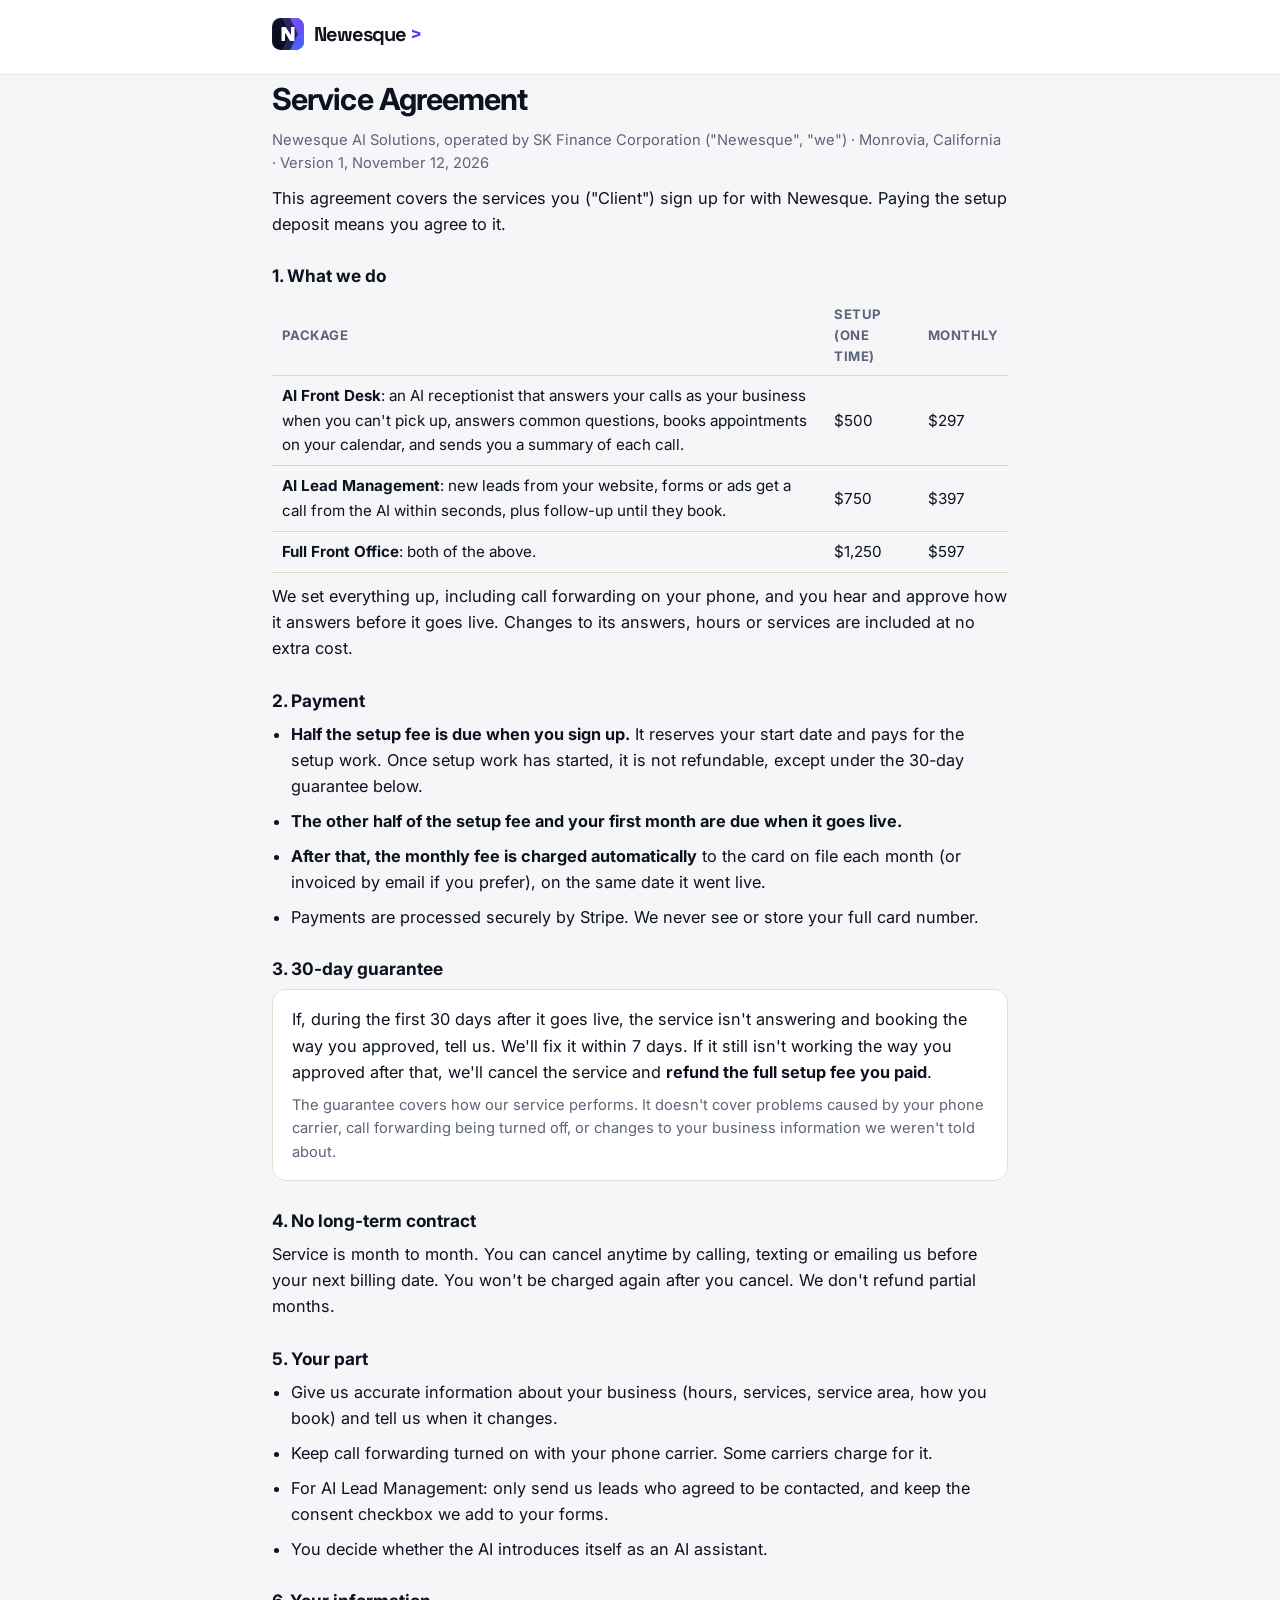
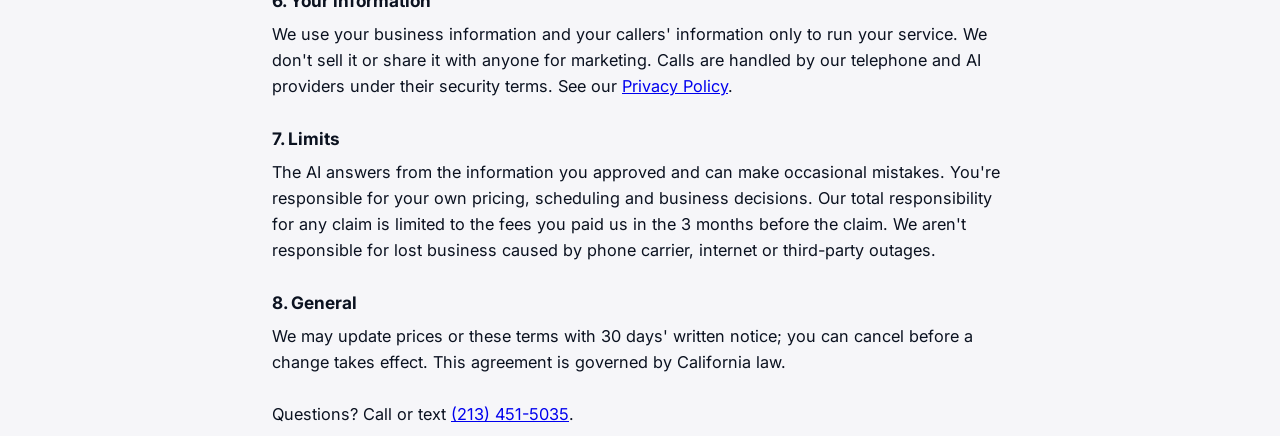
<file: agreement.html>
<!doctype html>
<html lang="en">
<head>
<meta charset="utf-8">
<meta name="viewport" content="width=device-width, initial-scale=1">
<title>Service Agreement · Newesque AI Solutions</title>
<link rel="icon" href="assets/logo/newesque-icon.svg">
<link href="https://fonts.googleapis.com/css2?family=Space+Grotesk:wght@700&family=Inter:wght@400;600;800&display=swap" rel="stylesheet">
<style>
  body { margin: 0; font-family: Inter, -apple-system, Arial, sans-serif; background: #f6f6f9; color: #0b1220; font-size: 1.02rem; line-height: 1.6; }
  header { background: #fff; border-bottom: 1px solid #e7e6f0; padding: 1.1rem 0; }
  .wrap { max-width: 46rem; margin: 0 auto; padding: 0 1.25rem; }
  header a { color: #12121c; font-family: "Space Grotesk", Inter, sans-serif; text-decoration: none; display: inline-flex; align-items: center; gap: .6rem; font-weight: 800; font-size: 1.25rem; letter-spacing: -.045em; }
  .es { color: inherit; } .gt, .chev { color: #5b3bef; margin-left: -.35rem; }
  main { padding: 2.2rem 0 3rem; }
  h1 { font-size: 1.9rem; letter-spacing: -.03em; margin: 0 0 .3rem; }
  h2 { font-size: 1.08rem; margin: 1.6rem 0 .4rem; }
  p, li { margin: 0 0 .55rem; }
  ul { padding-left: 1.2rem; margin: 0 0 .55rem; }
  .muted { color: #5b6478; font-size: .92rem; }
  table { width: 100%; border-collapse: collapse; margin: .4rem 0 .6rem; font-size: .95rem; }
  th, td { text-align: left; padding: .5rem .6rem; border-bottom: 1px solid #ddd5c4; }
  th { font-size: .82rem; text-transform: uppercase; letter-spacing: .04em; color: #5b6478; }
  .box { background: #fff; border: 1px solid #e6dfd0; border-radius: 14px; padding: 1rem 1.2rem; }
  @media print { header { display: none; } body { background: #fff; } }
</style>
</head>
<body>
<header><div class="wrap"><a href="index.html"><img src="assets/logo/newesque-icon.svg" alt="" width="32" height="32">Newesque<span class="chev">&gt;</span></a></div></header>
<main class="wrap">
  <h1>Service Agreement</h1>
  <p class="muted">Newesque AI Solutions, operated by SK Finance Corporation ("Newesque", "we") · Monrovia, California · Version 1, November 12, 2026</p>

  <p>This agreement covers the services you ("Client") sign up for with Newesque. Paying the setup deposit means you agree to it.</p>

  <h2>1. What we do</h2>
  <table>
    <tr><th>Package</th><th>Setup (one time)</th><th>Monthly</th></tr>
    <tr><td><b>AI Front Desk</b>: an AI receptionist that answers your calls as your business when you can't pick up, answers common questions, books appointments on your calendar, and sends you a summary of each call.</td><td>$500</td><td>$297</td></tr>
    <tr><td><b>AI Lead Management</b>: new leads from your website, forms or ads get a call from the AI within seconds, plus follow-up until they book.</td><td>$750</td><td>$397</td></tr>
    <tr><td><b>Full Front Office</b>: both of the above.</td><td>$1,250</td><td>$597</td></tr>
  </table>
  <p>We set everything up, including call forwarding on your phone, and you hear and approve how it answers before it goes live. Changes to its answers, hours or services are included at no extra cost.</p>

  <h2>2. Payment</h2>
  <ul>
    <li><b>Half the setup fee is due when you sign up.</b> It reserves your start date and pays for the setup work. Once setup work has started, it is not refundable, except under the 30-day guarantee below.</li>
    <li><b>The other half of the setup fee and your first month are due when it goes live.</b></li>
    <li><b>After that, the monthly fee is charged automatically</b> to the card on file each month (or invoiced by email if you prefer), on the same date it went live.</li>
    <li>Payments are processed securely by Stripe. We never see or store your full card number.</li>
  </ul>

  <h2>3. 30-day guarantee</h2>
  <div class="box">
    <p>If, during the first 30 days after it goes live, the service isn't answering and booking the way you approved, tell us. We'll fix it within 7 days. If it still isn't working the way you approved after that, we'll cancel the service and <b>refund the full setup fee you paid</b>.</p>
    <p class="muted" style="margin:0">The guarantee covers how our service performs. It doesn't cover problems caused by your phone carrier, call forwarding being turned off, or changes to your business information we weren't told about.</p>
  </div>

  <h2>4. No long-term contract</h2>
  <p>Service is month to month. You can cancel anytime by calling, texting or emailing us before your next billing date. You won't be charged again after you cancel. We don't refund partial months.</p>

  <h2>5. Your part</h2>
  <ul>
    <li>Give us accurate information about your business (hours, services, service area, how you book) and tell us when it changes.</li>
    <li>Keep call forwarding turned on with your phone carrier. Some carriers charge for it.</li>
    <li>For AI Lead Management: only send us leads who agreed to be contacted, and keep the consent checkbox we add to your forms.</li>
    <li>You decide whether the AI introduces itself as an AI assistant.</li>
  </ul>

  <h2>6. Your information</h2>
  <p>We use your business information and your callers' information only to run your service. We don't sell it or share it with anyone for marketing. Calls are handled by our telephone and AI providers under their security terms. See our <a href="privacy.html">Privacy Policy</a>.</p>

  <h2>7. Limits</h2>
  <p>The AI answers from the information you approved and can make occasional mistakes. You're responsible for your own pricing, scheduling and business decisions. Our total responsibility for any claim is limited to the fees you paid us in the 3 months before the claim. We aren't responsible for lost business caused by phone carrier, internet or third-party outages.</p>

  <h2>8. General</h2>
  <p>We may update prices or these terms with 30 days' written notice; you can cancel before a change takes effect. This agreement is governed by California law.</p>

  <p style="margin-top:1.6rem">Questions? Call or text <a href="tel:+12134515035">(213) 451-5035</a>.</p>
</main>
</body>
</html>
</file>
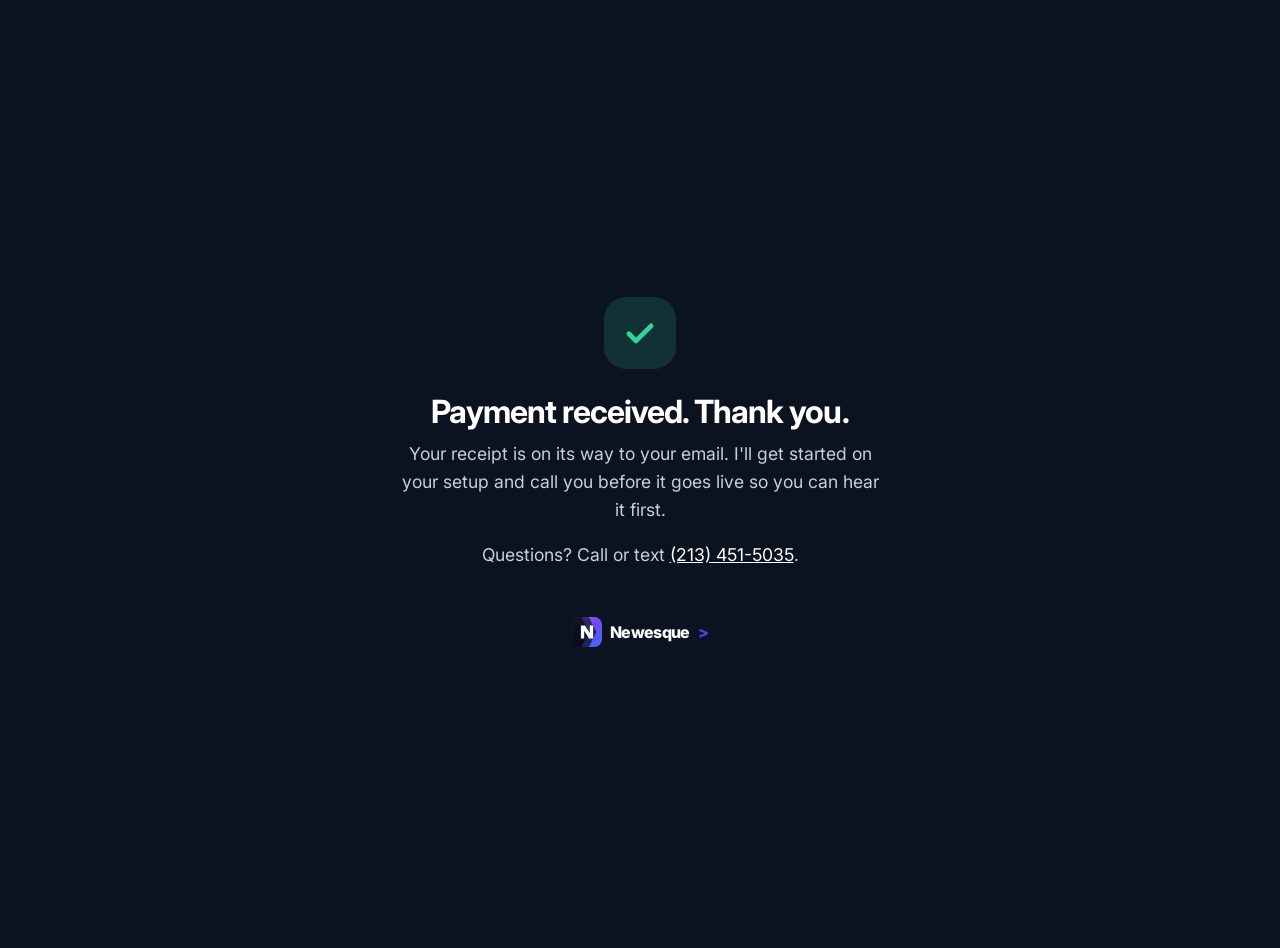
<file: paid.html>
<!doctype html>
<html lang="en">
<head>
<meta charset="utf-8">
<meta name="viewport" content="width=device-width, initial-scale=1">
<title>Payment received · Newesque AI Solutions</title>
<meta name="robots" content="noindex">
<link rel="icon" href="assets/logo/newesque-icon.svg">
<link href="https://fonts.googleapis.com/css2?family=Space+Grotesk:wght@700&family=Inter:wght@400;600;800&display=swap" rel="stylesheet">
<style>
  body { margin: 0; min-height: 100vh; display: grid; place-items: center; font-family: Inter, -apple-system, Arial, sans-serif; background: #0b1220; color: #fff; padding: 1.5rem; }
  .card { max-width: 30rem; text-align: center; }
  .badge { width: 72px; height: 72px; border-radius: 22px; margin: 0 auto 1.4rem; display: grid; place-items: center; background: rgba(52,211,153,.16); }
  .badge svg { width: 38px; height: 38px; stroke: #34d399; }
  h1 { font-size: 2rem; letter-spacing: -.03em; margin: 0 0 .6rem; }
  p { color: #c6cfe2; font-size: 1.1rem; line-height: 1.6; margin: 0 0 1rem; }
  a { color: #fff; }
  .brand { margin-top: 2rem; font-weight: 800; letter-spacing: -.04em; color: #fff; text-decoration: none; display: inline-flex; gap: .5rem; align-items: center; }
  .es { color: inherit; } .gt, .chev { color: #5b3bef; }
</style>
</head>
<body>
  <div class="card">
    <div class="badge"><svg viewBox="0 0 24 24" fill="none" stroke-width="3" stroke-linecap="round" stroke-linejoin="round"><path d="M5 12.5l4.5 4.5L19 7.5"/></svg></div>
    <h1>Payment received. Thank you.</h1>
    <p>Your receipt is on its way to your email. I'll get started on your setup and call you before it goes live so you can hear it first.</p>
    <p>Questions? Call or text <a href="tel:+12134515035">(213) 451-5035</a>.</p>
    <a class="brand" href="index.html"><img src="assets/logo/newesque-icon.svg" alt="" width="30" height="30">Newesque<span class="chev">&gt;</span></a>
  </div>
</body>
</html>
</file>
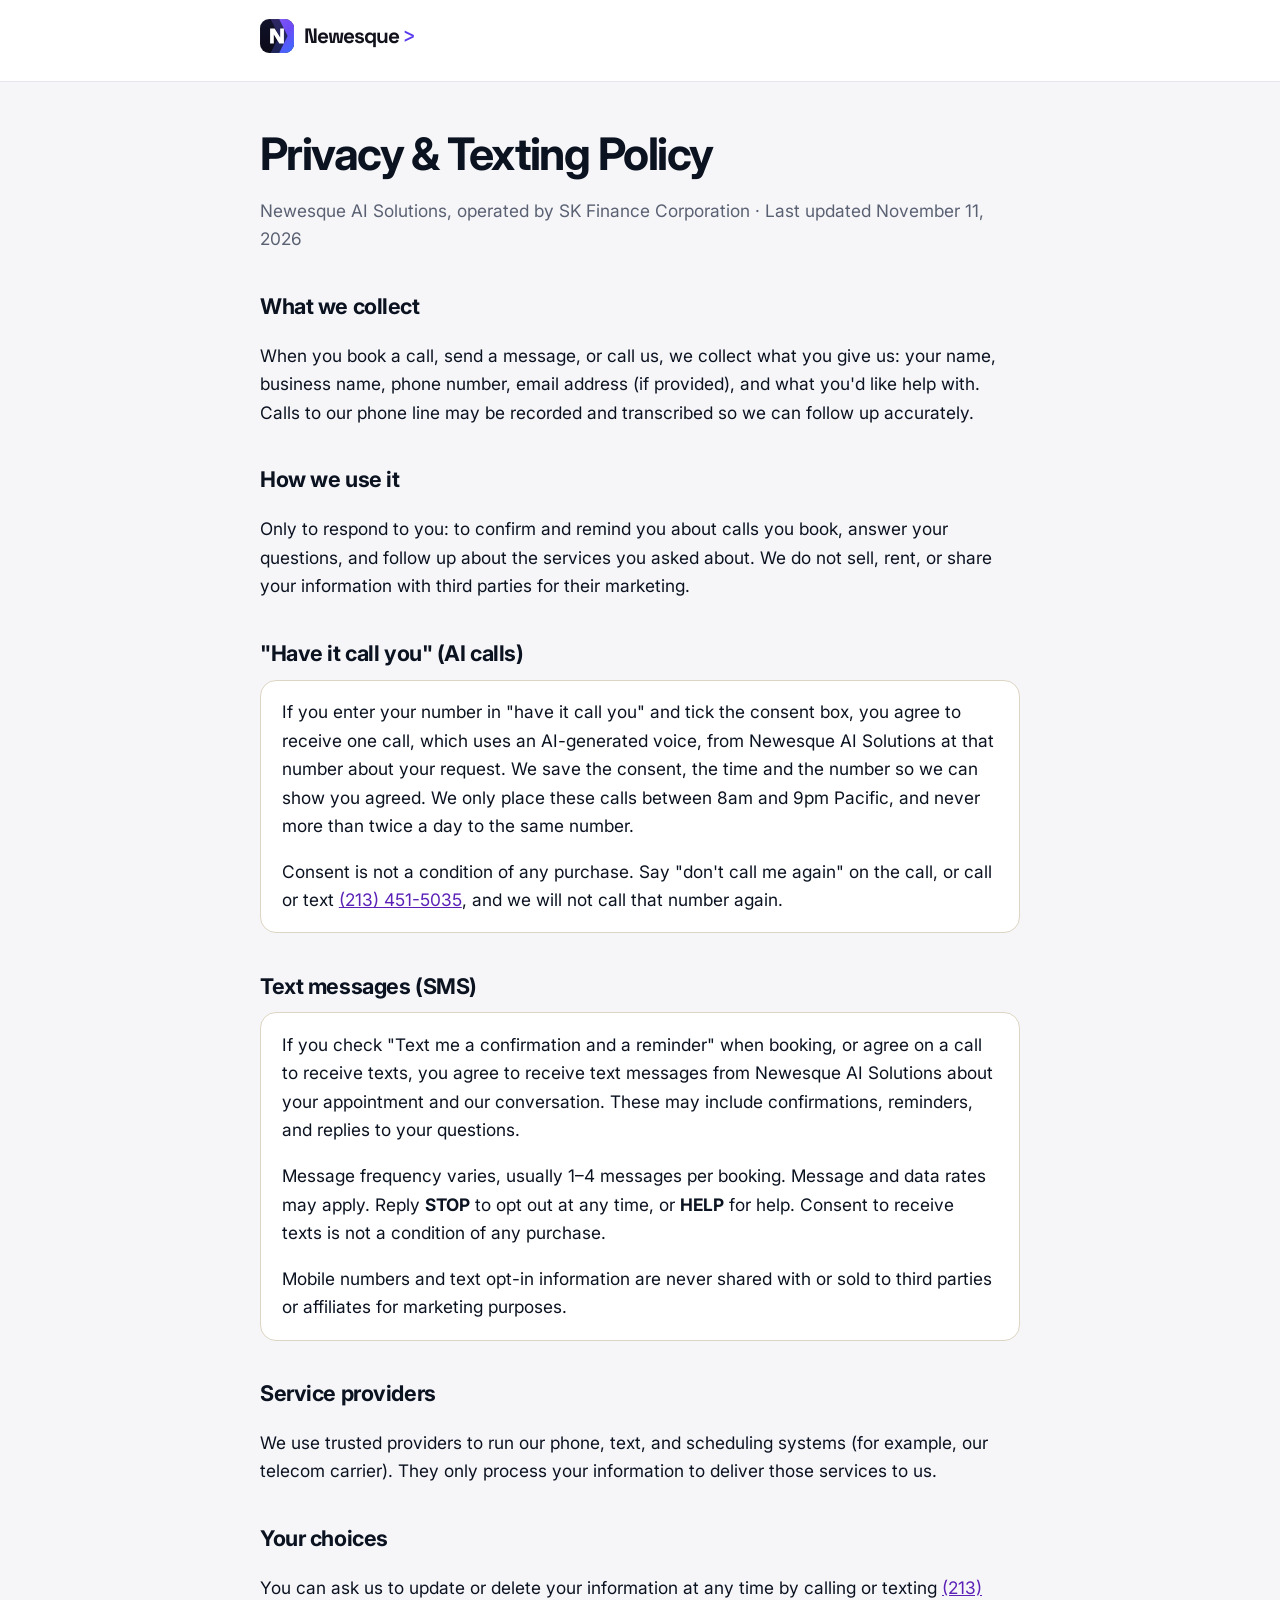
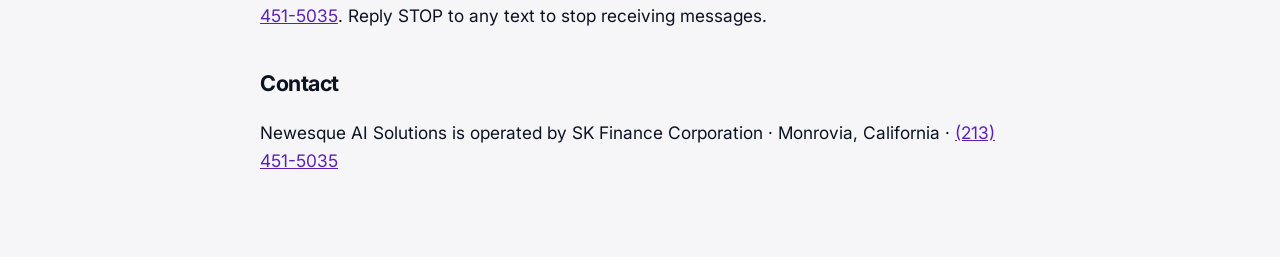
<file: privacy.html>
<!doctype html>
<html lang="en">
<head>
<meta charset="utf-8">
<meta name="viewport" content="width=device-width, initial-scale=1">
<title>Privacy &amp; Texting Policy — Newesque</title>
<meta name="robots" content="index,follow">
<link rel="icon" type="image/svg+xml" href="assets/logo/newesque-icon.svg">
<link href="https://fonts.googleapis.com/css2?family=Space+Grotesk:wght@700&family=Inter:wght@400;600;800&family=JetBrains+Mono:wght@500&display=swap" rel="stylesheet">
<style>
  body { margin: 0; font-family: Inter, -apple-system, Arial, sans-serif; background: #f6f6f9; color: #0b1220; font-size: 1.08rem; line-height: 1.65; }
  header { background: #fff; border-bottom: 1px solid #e7e6f0; padding: 1.2rem 0; }
  .wrap { width: min(760px, 100% - 2.5rem); margin: 0 auto; }
  header a { color: #12121c; font-family: "Space Grotesk", Inter, sans-serif; text-decoration: none; display: inline-flex; align-items: center; gap: .6rem; font-weight: 800; font-size: 1.3rem; letter-spacing: -.045em; }
  header img { width: 34px; height: 34px; }
  .es { color: inherit; } .gt, .chev { color: #5b3bef; margin-left: -.35rem; }
  .gt { font-family: "JetBrains Mono", monospace; font-weight: 500; color: #5b3bef; }
  main { padding: 3rem 0 4rem; }
  h1 { font-size: clamp(2rem, 1.5rem + 2vw, 2.8rem); letter-spacing: -.035em; line-height: 1.1; margin: 0 0 .4rem; }
  h2 { font-size: 1.35rem; letter-spacing: -.02em; margin: 2.2rem 0 .5rem; }
  .muted { color: #5a6172; }
  a { color: #5b21b6; }
  .box { background: #fff; border: 1px solid #ddd5c3; border-radius: 16px; padding: 1.1rem 1.3rem; }
</style>
</head>
<body>
<header><div class="wrap"><a href="index.html"><img src="assets/logo/newesque-icon.svg" alt="">Newesque<span class="gt">&gt;</span></a></div></header>
<main class="wrap">
  <h1>Privacy &amp; Texting Policy</h1>
  <p class="muted">Newesque AI Solutions, operated by SK Finance Corporation · Last updated November 11, 2026</p>

  <h2>What we collect</h2>
  <p>When you book a call, send a message, or call us, we collect what you give us: your name, business name, phone number, email address (if provided), and what you'd like help with. Calls to our phone line may be recorded and transcribed so we can follow up accurately.</p>

  <h2>How we use it</h2>
  <p>Only to respond to you: to confirm and remind you about calls you book, answer your questions, and follow up about the services you asked about. We do not sell, rent, or share your information with third parties for their marketing.</p>

  <h2>"Have it call you" (AI calls)</h2>
  <div class="box">
    <p style="margin-top:0">If you enter your number in "have it call you" and tick the consent box, you agree to receive one call, which uses an AI-generated voice, from Newesque AI Solutions at that number about your request. We save the consent, the time and the number so we can show you agreed. We only place these calls between 8am and 9pm Pacific, and never more than twice a day to the same number.</p>
    <p style="margin-bottom:0">Consent is not a condition of any purchase. Say "don't call me again" on the call, or call or text <a href="tel:+12134515035">(213) 451-5035</a>, and we will not call that number again.</p>
  </div>

  <h2>Text messages (SMS)</h2>
  <div class="box">
    <p style="margin-top:0">If you check "Text me a confirmation and a reminder" when booking, or agree on a call to receive texts, you agree to receive text messages from Newesque AI Solutions about your appointment and our conversation. These may include confirmations, reminders, and replies to your questions.</p>
    <p>Message frequency varies, usually 1–4 messages per booking. Message and data rates may apply. Reply <b>STOP</b> to opt out at any time, or <b>HELP</b> for help. Consent to receive texts is not a condition of any purchase.</p>
    <p style="margin-bottom:0">Mobile numbers and text opt-in information are never shared with or sold to third parties or affiliates for marketing purposes.</p>
  </div>

  <h2>Service providers</h2>
  <p>We use trusted providers to run our phone, text, and scheduling systems (for example, our telecom carrier). They only process your information to deliver those services to us.</p>

  <h2>Your choices</h2>
  <p>You can ask us to update or delete your information at any time by calling or texting <a href="tel:+12134515035">(213) 451-5035</a>. Reply STOP to any text to stop receiving messages.</p>

  <h2>Contact</h2>
  <p>Newesque AI Solutions is operated by SK Finance Corporation · Monrovia, California · <a href="tel:+12134515035">(213) 451-5035</a></p>
</main>
</body>
</html>
</file>
<file: styles.css>
/* Newesque — light, airy, motion-rich. Performance rules: animate only
   transform/opacity, glows are gradients (no filter: blur), one backdrop
   blur (the nav), off-screen loops pause. */

:root {
  --bg: #f6f6f9;
  --surface: #ffffff;
  --ink: #0b0b14;
  --ink-2: #3c3c4c;
  --muted: #6c6c7c;
  --line: rgba(11, 11, 20, .08);
  --p1: #7c3aed;
  --p2: #3b6bff;
  --primary: #5b3bef;
  --primary-2: #4a2be0;
  --grad: linear-gradient(100deg, #7c3aed 0%, #5b3bef 45%, #3b6bff 100%);
  --mint: #22c55e;
  --ease: cubic-bezier(.22, 1, .36, 1);
  --head: "Space Grotesk", ui-sans-serif, system-ui, -apple-system, "Segoe UI", sans-serif;
  --body: Inter, ui-sans-serif, system-ui, -apple-system, "Segoe UI", sans-serif;
  --shadow: 0 1px 2px rgba(11, 11, 20, .04), 0 18px 50px -24px rgba(40, 30, 120, .28);
}

*, *::before, *::after { box-sizing: border-box; }
html { overflow-x: clip; scroll-behavior: smooth; -webkit-text-size-adjust: 100%; }
body { margin: 0; background: var(--bg); color: var(--ink); font-family: var(--body); font-size: 1.05rem; line-height: 1.6; -webkit-font-smoothing: antialiased; overflow-x: hidden; }
img, svg { display: block; max-width: 100%; }
a { color: inherit; }
button, input, textarea { font: inherit; color: inherit; }
:focus-visible { outline: 3px solid var(--primary); outline-offset: 3px; border-radius: 8px; }
.sr { position: absolute; width: 1px; height: 1px; overflow: hidden; clip: rect(0 0 0 0); white-space: nowrap; }
.skip { position: absolute; left: -999px; top: 8px; z-index: 100; background: var(--ink); color: #fff; padding: .6rem 1rem; border-radius: 10px; }
.skip:focus { left: 8px; }
.hp { position: absolute; left: -9999px; width: 1px; height: 1px; overflow: hidden; }
[hidden] { display: none !important; }
.container { width: min(1180px, 100% - 2.5rem); margin: 0 auto; position: relative; }

/* Film grain: one static tiled noise layer. */
.grain { position: fixed; inset: 0; z-index: 80; pointer-events: none; opacity: .06; background-image: url("data:image/svg+xml,%3Csvg xmlns='http://www.w3.org/2000/svg' width='160' height='160'%3E%3Cfilter id='n'%3E%3CfeTurbulence type='fractalNoise' baseFrequency='.85' numOctaves='2' stitchTiles='stitch'/%3E%3C/filter%3E%3Crect width='100%25' height='100%25' filter='url(%23n)'/%3E%3C/svg%3E"); }

/* ── Type ───────────────────────────────────────────────────────────── */
h1, h2, h3, .h2, .h3, .quote, .foot-big, .wordmark { font-family: var(--head); letter-spacing: -.03em; }
.hl { background: var(--grad); -webkit-background-clip: text; background-clip: text; color: transparent; }
.h2 { font-size: clamp(2.1rem, 1.25rem + 2.6vw, 3rem); line-height: 1.08; font-weight: 700; margin: 0 0 1rem; }
.h2.small { font-size: clamp(1.9rem, 1.2rem + 2vw, 2.5rem); }
.h3 { font-size: 1.7rem; font-weight: 700; margin: .2rem 0 .6rem; }
.sub { color: var(--ink-2); font-size: 1.12rem; margin: 0 0 2.4rem; max-width: 38rem; }
.eyebrow { font-family: var(--head); font-weight: 600; font-size: .95rem; color: var(--ink-2); margin: 0 0 1rem; letter-spacing: -.01em; }
.eyebrow.center { text-align: center; }

/* ── Buttons ────────────────────────────────────────────────────────── */
.btn { display: inline-flex; align-items: center; justify-content: center; gap: .5rem; min-height: 50px; padding: 0 1.4rem; border-radius: 12px; border: 0; font-weight: 600; font-size: 1rem; text-decoration: none; cursor: pointer; transition: transform .2s var(--ease), box-shadow .2s var(--ease), background .2s; white-space: nowrap; }
.btn:hover { transform: translateY(-1px); }
.btn-primary { background: var(--primary); color: #fff; box-shadow: 0 10px 26px -12px rgba(91, 59, 239, .85), inset 0 1px 0 rgba(255, 255, 255, .18); }
.btn-primary:hover { background: var(--primary-2); }
.btn-sm { min-height: 44px; padding: 0 1.05rem; font-size: .95rem; border-radius: 11px; }
.btn-ghost { background: transparent; color: var(--ink-2); border: 1px solid var(--line); }
.btn-dark { background: var(--ink); color: #fff; }
.btn-glass { background: rgba(255, 255, 255, .08); color: #fff; border: 1px solid rgba(255, 255, 255, .22); }
.btn:disabled { opacity: .6; cursor: default; transform: none; }

/* ── Nav ────────────────────────────────────────────────────────────── */
.nav-wrap { position: fixed; top: 0; left: 0; right: 0; z-index: 70; display: flex; flex-direction: column; align-items: center; pointer-events: none; }
.nav { pointer-events: auto; width: min(1240px, 100% - 1.5rem); margin-top: .6rem; display: flex; align-items: center; gap: 1rem; padding: .55rem .6rem .55rem 1rem; border-radius: 16px; border: 1px solid transparent; transition: width .45s var(--ease), background .35s, box-shadow .35s, border-color .35s, margin .45s var(--ease); }
.nav-wrap.scrolled .nav { width: min(1000px, 100% - 1.5rem); margin-top: .9rem; background: rgba(255, 255, 255, .84); border-color: rgba(255, 255, 255, .9); box-shadow: 0 1px 2px rgba(11, 11, 20, .05), 0 16px 40px -20px rgba(30, 20, 90, .35); -webkit-backdrop-filter: blur(14px) saturate(1.4); backdrop-filter: blur(14px) saturate(1.4); }
.brand { display: inline-flex; align-items: center; gap: .55rem; text-decoration: none; flex: none; }
.brand img { width: 34px; height: 34px; border-radius: 9px; }
.wordmark { font-weight: 700; font-size: 1.3rem; letter-spacing: -.045em; color: var(--ink); }
.wordmark .chev { margin-left: .2rem; background: var(--grad); -webkit-background-clip: text; background-clip: text; color: transparent; }
.nav-links { display: flex; gap: .2rem; list-style: none; margin: 0 auto; padding: 0; }
.nav-links a { display: block; padding: .5rem .8rem; border-radius: 10px; text-decoration: none; color: var(--ink-2); font-size: .97rem; font-weight: 500; transition: background .2s, color .2s; }
.nav-links a:hover { background: rgba(91, 59, 239, .08); color: var(--ink); }
.nav-cta { display: flex; align-items: center; gap: .7rem; margin-left: auto; }
.nav-phone { text-decoration: none; font-weight: 600; font-size: .95rem; color: var(--ink-2); }
.menu-btn { display: none; width: 44px; height: 44px; border: 0; background: transparent; border-radius: 10px; cursor: pointer; position: relative; }
.menu-btn span { position: absolute; left: 12px; right: 12px; height: 2px; background: var(--ink); border-radius: 2px; transition: transform .3s var(--ease); }
.menu-btn span:first-child { top: 17px; } .menu-btn span:last-child { top: 25px; }
.menu-btn[aria-expanded=true] span:first-child { transform: translateY(4px) rotate(45deg); }
.menu-btn[aria-expanded=true] span:last-child { transform: translateY(-4px) rotate(-45deg); }
.mobile-menu { pointer-events: auto; width: calc(100% - 1.5rem); margin-top: .5rem; background: #fff; border-radius: 16px; box-shadow: var(--shadow); padding: .5rem; display: grid; }
.mobile-menu a { padding: .9rem 1rem; text-decoration: none; font-weight: 600; border-radius: 10px; }
.mobile-menu a:hover { background: var(--bg); }
@media (max-width: 960px) { .nav-links, .nav-phone { display: none; } .menu-btn { display: block; } }
@media (max-width: 420px) { .nav-cta .btn-sm { padding: 0 .8rem; font-size: .88rem; } .wordmark { font-size: 1.15rem; } }

/* ── Reveal ─────────────────────────────────────────────────────────── */
.rv { opacity: 0; transform: translateY(26px); transition: opacity .9s var(--ease), transform .9s var(--ease); transition-delay: var(--d, 0s); }
.rv.in { opacity: 1; transform: none; }

/* ── Hero ───────────────────────────────────────────────────────────── */
.hero { position: relative; padding: clamp(7.5rem, 14vh, 9.5rem) 0 4rem; overflow: hidden; }
.hero-bg { position: absolute; inset: 0; pointer-events: none; }
.wave { position: absolute; top: 0; bottom: 0; width: 38%; display: flex; align-items: center; justify-content: space-evenly; opacity: .75; }
.wave-l { left: -2%; -webkit-mask-image: linear-gradient(90deg, #000 30%, transparent 100%), linear-gradient(180deg, transparent, #000 25%, #000 70%, transparent); -webkit-mask-composite: source-in; mask-image: linear-gradient(90deg, #000 30%, transparent 100%), linear-gradient(180deg, transparent, #000 25%, #000 70%, transparent); mask-composite: intersect; }
.wave-r { right: -2%; -webkit-mask-image: linear-gradient(270deg, #000 30%, transparent 100%), linear-gradient(180deg, transparent, #000 25%, #000 70%, transparent); -webkit-mask-composite: source-in; mask-image: linear-gradient(270deg, #000 30%, transparent 100%), linear-gradient(180deg, transparent, #000 25%, #000 70%, transparent); mask-composite: intersect; }
.wave i { display: block; width: clamp(10px, 1.6vw, 22px); height: var(--h, 60%); border-radius: 99px; background-image: radial-gradient(circle, rgba(91, 59, 239, .55) 1.15px, transparent 1.5px); background-size: 6px 6px; transform-origin: 50% 50%; animation: bar var(--t, 3.2s) ease-in-out var(--dl, 0s) infinite alternate; will-change: transform; }
.paused .wave i, .paused .g-wave i { animation-play-state: paused; }
@keyframes bar { from { transform: scaleY(.55); } to { transform: scaleY(1); } }
.glow { position: absolute; border-radius: 50%; }
.glow-hero { width: 900px; height: 600px; right: -260px; top: -320px; background: radial-gradient(closest-side, rgba(124, 58, 237, .26), transparent); }
.hero-inner { text-align: center; display: flex; flex-direction: column; align-items: center; }
.announce { display: inline-flex; align-items: center; gap: .6rem; padding: .32rem .8rem .32rem .35rem; border-radius: 99px; background: rgba(255, 255, 255, .75); border: 1px solid rgba(91, 59, 239, .14); box-shadow: 0 6px 20px -12px rgba(60, 40, 160, .4); text-decoration: none; font-size: .92rem; font-weight: 500; color: var(--ink-2); transition: transform .25s var(--ease); }
.announce:hover { transform: translateY(-1px); }
.show-sm { display: none; }
@media (max-width: 520px) { .hide-sm { display: none; } .show-sm { display: inline; } .announce { font-size: .86rem; } }
.pill-new { background: var(--primary); color: #fff; font-weight: 600; font-size: .78rem; padding: .18rem .6rem; border-radius: 99px; position: relative; }
.pill-new::after { content: ""; position: absolute; inset: -3px; border-radius: inherit; border: 2px solid rgba(91, 59, 239, .45); animation: ping 2s var(--ease) infinite; }
@keyframes ping { from { opacity: 1; transform: scale(.9); } to { opacity: 0; transform: scale(1.35); } }
.hero h1 { font-size: clamp(2.7rem, 1.1rem + 5.6vw, 5.2rem); line-height: 1.02; font-weight: 700; margin: 1.6rem 0 1.1rem; }
.hero-sub { font-family: var(--head); font-size: clamp(1.05rem, .95rem + .4vw, 1.25rem); color: var(--ink-2); margin: 0 0 2rem; letter-spacing: -.01em; }
.hero .hero-inner > * { opacity: 0; }
.hero.loaded .hero-inner > * { animation: heroIn 1s var(--ease) both; }
.hero.loaded .hero-inner > :nth-child(2) { animation-delay: .08s; } .hero.loaded .hero-inner > :nth-child(3) { animation-delay: .18s; }
.hero.loaded .hero-inner > :nth-child(4) { animation-delay: .28s; } .hero.loaded .hero-inner > :nth-child(5) { animation-delay: .36s; } .hero.loaded .hero-inner > :nth-child(6) { animation-delay: .5s; }
@keyframes heroIn { from { opacity: 0; transform: translateY(22px); } to { opacity: 1; transform: none; } }

/* Call-me box */
.callme { width: min(640px, 100%); scroll-margin-top: 120px; }
.callme-form { display: grid; grid-template-columns: 1fr 1.15fr auto; gap: .5rem; background: rgba(255, 255, 255, .92); border: 1px solid #fff; border-radius: 16px; padding: .5rem; box-shadow: var(--shadow); }
.callme-form input:not([type=checkbox]) { min-height: 50px; border: 0; background: transparent; padding: 0 .85rem; font-size: 1.02rem; outline: none; border-radius: 10px; min-width: 0; }
.callme-form input:not([type=checkbox]):focus { background: rgba(91, 59, 239, .06); }
.consent { grid-column: 1 / -1; display: flex; gap: .55rem; align-items: flex-start; text-align: left; font-size: .8rem; line-height: 1.4; color: var(--muted); padding: .25rem .5rem .2rem; cursor: pointer; }
.consent input { width: 18px; height: 18px; flex: none; margin: .05rem 0 0; accent-color: var(--primary); }
.consent a { color: var(--ink-2); }
.form-msg { grid-column: 1 / -1; margin: 0; font-size: .92rem; color: var(--ink-2); }
.form-msg:not(:empty) { padding: .1rem .5rem .3rem; }
.form-msg.err { color: #d4374a; }
.calling { display: grid; grid-template-columns: auto 1fr auto; align-items: center; gap: 1rem; text-align: left; background: #fff; border-radius: 16px; padding: 1rem 1.2rem; box-shadow: var(--shadow); }
.calling b { font-family: var(--head); font-size: 1.15rem; }
.calling p { margin: .1rem 0 0; color: var(--ink-2); font-size: .95rem; }
.calling a { color: var(--primary); }
.ring { width: 54px; height: 54px; border-radius: 50%; background: var(--grad); display: grid; place-items: center; position: relative; }
.ring svg { width: 24px; height: 24px; fill: none; stroke: #fff; stroke-width: 2; stroke-linecap: round; stroke-linejoin: round; animation: wiggle 1.2s ease-in-out infinite; }
.ring::before, .ring::after { content: ""; position: absolute; inset: 0; border-radius: 50%; border: 2px solid rgba(91, 59, 239, .55); animation: ping 1.8s var(--ease) infinite; }
.ring::after { animation-delay: .9s; }
.calling.done .ring { background: rgba(34, 197, 94, .15); }
.calling.done .ring svg { stroke: var(--mint); animation: none; }
.calling.done .ring::before, .calling.done .ring::after { display: none; }
@keyframes wiggle { 0%, 70%, 100% { transform: rotate(0); } 76% { transform: rotate(-14deg); } 82% { transform: rotate(12deg); } 88% { transform: rotate(-8deg); } }
.clock { text-align: right; }
.clock span { display: block; font-family: var(--head); font-weight: 700; font-size: 1.7rem; font-variant-numeric: tabular-nums; color: var(--primary); }
.clock small { color: var(--muted); font-size: .72rem; }
.hero-alt { margin: 1.1rem 0 0; color: var(--ink-2); font-size: .98rem; }
.hero-alt a { color: var(--ink); font-weight: 700; text-decoration: none; border-bottom: 2px solid rgba(91, 59, 239, .4); }
.works-with { margin-top: 3.2rem; }
.works-with p { font-family: var(--head); font-weight: 600; font-size: .9rem; color: var(--muted); margin: 0 0 .8rem; }
.works-with ul { list-style: none; padding: 0; margin: 0; display: flex; flex-wrap: wrap; justify-content: center; gap: .6rem 2rem; }
.works-with li { font-family: var(--head); font-weight: 700; font-size: 1.12rem; color: #2a2a38; opacity: .7; letter-spacing: -.02em; }
@media (max-width: 640px) {
  .callme-form { grid-template-columns: 1fr; }
  .callme-form .btn { width: 100%; }
  .callme-form input:not([type=checkbox]) { background: #f4f3fa; }
  .calling { grid-template-columns: auto 1fr; }
  .clock { grid-column: 1 / -1; text-align: left; }
  .wave { width: 46%; opacity: .4; }
  .works-with ul { gap: .4rem 1.2rem; } .works-with li { font-size: .98rem; }
}

/* ── Trades wall ────────────────────────────────────────────────────── */
.trades-wall { padding: 2rem 0 1rem; }
.wall { list-style: none; padding: 0; margin: 0 auto; display: grid; grid-template-columns: repeat(5, 1fr); gap: 1.6rem 1rem; max-width: 1000px; }
.wall li { text-align: center; font-family: var(--head); font-weight: 700; font-size: clamp(1.05rem, .9rem + .7vw, 1.55rem); letter-spacing: -.035em; color: #20202c; opacity: .82; transition: color .25s, opacity .25s, transform .25s var(--ease); }
.wall li:hover { color: var(--primary); opacity: 1; transform: translateY(-2px); }
@media (max-width: 720px) { .wall { grid-template-columns: repeat(2, 1fr); } }

/* ── Sections ───────────────────────────────────────────────────────── */
.sec { padding: clamp(5rem, 9vw, 7.5rem) 0; position: relative; }
section[id] { scroll-margin-top: 80px; }

/* Tabs + panel */
.tabs { display: flex; flex-wrap: wrap; justify-content: flex-end; gap: .3rem; margin: 1.5rem 0 1.1rem; }
.tab { border: 0; background: transparent; color: var(--primary); font-weight: 600; font-size: .95rem; padding: .7rem 1.2rem; border-radius: 99px; cursor: pointer; transition: background .3s var(--ease), color .3s, box-shadow .3s; }
.tab:hover { background: rgba(91, 59, 239, .07); }
.tab[aria-selected=true] { background: var(--primary); color: #fff; box-shadow: 0 10px 24px -10px rgba(91, 59, 239, .9); }
.panel-card { position: relative; background: rgba(255, 255, 255, .62); border: 1px solid #fff; border-radius: 24px; padding: clamp(1.3rem, 2.5vw, 2.2rem); box-shadow: var(--shadow); }
.panel-card::after { content: ""; position: absolute; left: 30%; right: 0; bottom: -90px; height: 220px; background: radial-gradient(closest-side, rgba(91, 59, 239, .22), transparent); z-index: -1; pointer-events: none; }
.panel { display: grid; grid-template-columns: 1fr 1.12fr; gap: clamp(1.5rem, 3vw, 3rem); align-items: center; }
.panel h3 { font-family: var(--head); font-size: clamp(1.45rem, 1.1rem + 1vw, 1.85rem); line-height: 1.15; margin: 0 0 .5rem; font-weight: 700; }
.panel .lead { margin: 0 0 1.4rem; color: var(--ink-2); }
.checks { list-style: none; padding: 0; margin: 0 0 1.6rem; display: grid; gap: .7rem; }
.checks li { position: relative; padding-left: 1.75rem; color: var(--ink-2); }
.checks b { color: var(--ink); font-weight: 600; }
.checks li::before { content: ""; position: absolute; left: 0; top: .3rem; width: 1.05rem; height: 1.05rem; background: no-repeat center / contain url("data:image/svg+xml,%3Csvg xmlns='http://www.w3.org/2000/svg' viewBox='0 0 24 24' fill='none' stroke='%235b3bef' stroke-width='3' stroke-linecap='round' stroke-linejoin='round'%3E%3Cpath d='M5 12.5l4.5 4.5L19 7.5'/%3E%3C/svg%3E"); }
.ba { display: grid; grid-template-columns: 1fr 70px 1fr; align-items: center; background: rgba(255, 255, 255, .8); border: 1px solid var(--line); border-radius: 14px 14px 0 0; padding: .9rem 1.1rem; font-size: .9rem; }
.ba small { color: var(--muted); font-size: .78rem; }
.ba p { margin: .1rem 0 0; line-height: 1.35; }
.ba-arrow { height: 64px; background: no-repeat center / 60px 64px url("data:image/svg+xml,%3Csvg xmlns='http://www.w3.org/2000/svg' viewBox='0 0 60 64' fill='none' stroke='%237c3aed' stroke-width='1.1'%3E%3Cpath d='M8 4l24 28L8 60' opacity='.25'/%3E%3Cpath d='M14 4l24 28L14 60' opacity='.4'/%3E%3Cpath d='M20 4l24 28L20 60' opacity='.55'/%3E%3Cpath d='M26 4l24 28L26 60' opacity='.75'/%3E%3Cpath d='M32 4l24 28L32 60'/%3E%3C/svg%3E"); }
.stat-bar { background: var(--grad); color: #fff; border-radius: 0 0 14px 14px; padding: 1rem 1.2rem; font-size: .98rem; }
.stat-bar b { font-family: var(--head); font-size: 1.5rem; margin-right: .3rem; }
.panel:not([hidden]) .panel-copy > * { animation: rise .6s var(--ease) both; }
.panel:not([hidden]) .panel-copy > :nth-child(2) { animation-delay: .05s; } .panel:not([hidden]) .panel-copy > :nth-child(3) { animation-delay: .1s; } .panel:not([hidden]) .panel-copy > :nth-child(4) { animation-delay: .15s; } .panel:not([hidden]) .panel-copy > :nth-child(5) { animation-delay: .2s; }
@keyframes rise { from { opacity: 0; transform: translateY(14px); } to { opacity: 1; transform: none; } }
@media (max-width: 900px) { .panel { grid-template-columns: 1fr; } .tabs { justify-content: flex-start; overflow-x: auto; flex-wrap: nowrap; scrollbar-width: none; } .tab { flex: none; } }

/* Product mocks */
.mock { position: relative; background: rgba(255, 255, 255, .78); border: 1px solid rgba(255, 255, 255, .95); border-radius: 18px; padding: 1rem; box-shadow: 0 30px 60px -36px rgba(40, 30, 120, .45); min-height: 340px; overflow: hidden; }
.mock::before { content: ""; position: absolute; inset: -40% -20% auto auto; width: 70%; height: 90%; background: radial-gradient(closest-side, rgba(124, 58, 237, .14), transparent); pointer-events: none; }
.mock-top { display: flex; align-items: center; gap: .35rem; margin-bottom: .9rem; font-size: .8rem; color: var(--muted); }
.mock-top i { width: 9px; height: 9px; border-radius: 50%; background: #e3e1ef; }
.mock-top span { margin-left: .5rem; font-weight: 600; }
.kpis { display: grid; grid-template-columns: repeat(3, 1fr); gap: .6rem; margin-bottom: .8rem; }
.kpis div { background: #fff; border: 1px solid var(--line); border-radius: 12px; padding: .65rem .8rem; }
.kpis small { display: block; font-size: .72rem; color: var(--muted); }
.kpis b { font-family: var(--head); font-size: 1.45rem; font-variant-numeric: tabular-nums; }
.call-list { display: grid; gap: .5rem; }
.call, .lead-row { display: flex; align-items: center; gap: .7rem; background: #fff; border: 1px solid var(--line); border-radius: 12px; padding: .65rem .8rem; }
.call b, .lead-row b { font-size: .92rem; }
.call small, .lead-row small { display: block; font-size: .78rem; color: var(--muted); line-height: 1.3; }
.call em, .timer { margin-left: auto; font-style: normal; font-size: .74rem; font-weight: 600; padding: .25rem .6rem; border-radius: 99px; background: rgba(34, 197, 94, .12); color: #15803d; white-space: nowrap; }
.call em.q { background: rgba(59, 107, 255, .12); color: #2449c9; }
.call em.m { background: rgba(124, 58, 237, .12); color: #6527d6; }
.dot { width: 10px; height: 10px; border-radius: 50%; flex: none; }
.dot.g { background: var(--mint); } .dot.b { background: var(--p2); } .dot.v { background: var(--p1); }
.timer { background: rgba(91, 59, 239, .1); color: var(--primary); }
.mock-lead .lead-row { margin-bottom: .5rem; }
.lead-flow { display: flex; align-items: center; gap: .5rem; margin-top: 1rem; font-size: .8rem; font-weight: 600; color: var(--ink-2); }
.lead-flow span { background: #fff; border: 1px solid var(--line); border-radius: 99px; padding: .35rem .75rem; white-space: nowrap; }
.lead-flow i { flex: 1; height: 2px; background: repeating-linear-gradient(90deg, var(--primary) 0 6px, transparent 6px 12px); background-size: 24px 2px; animation: dash 1s linear infinite; }
@keyframes dash { to { background-position: 24px 0; } }
.panel:not([hidden]) .mock .call, .panel:not([hidden]) .mock .lead-row, .panel:not([hidden]) .mock .kpis div { animation: rise .6s var(--ease) both; }
.panel:not([hidden]) .mock .call:nth-child(2), .panel:not([hidden]) .mock .lead-row:nth-of-type(3), .panel:not([hidden]) .kpis div:nth-child(2) { animation-delay: .1s; }
.panel:not([hidden]) .mock .call:nth-child(3), .panel:not([hidden]) .mock .lead-row:nth-of-type(4), .panel:not([hidden]) .kpis div:nth-child(3) { animation-delay: .2s; }
.panel:not([hidden]) .mock .call:nth-child(4) { animation-delay: .3s; }
.site { background: #fff; border: 1px solid var(--line); border-radius: 12px; padding: 1rem; display: grid; gap: .6rem; }
.site > div:not(.s-btns):not(.s-cards) { border-radius: 6px; background: #ecebf5; }
.s-nav { height: 12px; width: 100%; } .site .s-h1 { height: 26px; width: 70%; background: linear-gradient(90deg, #d9d2fb, #cfdcff); } .s-p { height: 10px; width: 90%; } .s-p.short { width: 60%; }
.s-btns { display: flex; gap: .5rem; } .s-btns span { font-size: .78rem; font-weight: 600; padding: .45rem .8rem; border-radius: 8px; background: var(--primary); color: #fff; } .s-btns .ghost { background: #fff; color: var(--primary); border: 1px solid rgba(91, 59, 239, .3); }
.s-cards { display: grid; grid-template-columns: repeat(3, 1fr); gap: .5rem; } .s-cards i { height: 70px; border-radius: 10px; background: linear-gradient(160deg, #f1eeff, #e9f0ff); }
.panel:not([hidden]) .site > * { animation: rise .5s var(--ease) both; } .panel:not([hidden]) .site > :nth-child(n+3) { animation-delay: .12s; } .panel:not([hidden]) .site > :nth-child(n+5) { animation-delay: .24s; }
.mock-auto .flow { position: absolute; left: 1rem; top: 3.2rem; width: calc(100% - 2rem); height: calc(100% - 4.2rem); }
.mock-auto path { fill: none; stroke: rgba(91, 59, 239, .25); stroke-width: 2; stroke-dasharray: 5 6; }
.mock-auto circle { fill: var(--primary); }
.node { position: absolute; transform: translate(-50%, -50%); background: #fff; border: 1px solid var(--line); font-size: .8rem; font-weight: 600; padding: .45rem .8rem; border-radius: 10px; box-shadow: 0 8px 18px -12px rgba(30, 20, 90, .4); white-space: nowrap; }
.node.hub { background: var(--grad); color: #fff; border: 0; }

/* ── Live stage ─────────────────────────────────────────────────────── */
.answers-on { display: flex; flex-wrap: wrap; align-items: center; gap: .8rem 1rem; margin: 0 0 2rem; }
.answers-on p { margin: 0; color: var(--ink-2); font-size: .98rem; }
.answers-on ul { display: flex; gap: .35rem; list-style: none; margin: 0; padding: 0; }
.answers-on li { width: 34px; height: 34px; border-radius: 50%; background: var(--primary); display: grid; place-items: center; box-shadow: 0 6px 14px -8px rgba(91, 59, 239, .9); }
.answers-on svg { width: 16px; height: 16px; fill: none; stroke: #fff; stroke-width: 2; stroke-linecap: round; stroke-linejoin: round; }
.live { overflow-x: clip; }
.stage { position: relative; height: 600px; }
.blob { position: absolute; border-radius: 50%; pointer-events: none; }
.b-violet { width: 620px; height: 620px; left: -80px; top: 40px; background: radial-gradient(closest-side, rgba(124, 58, 237, .45), rgba(124, 58, 237, .12) 60%, transparent); }
.b-teal { width: 560px; height: 560px; right: -60px; top: 180px; background: radial-gradient(closest-side, rgba(25, 181, 194, .42), rgba(25, 181, 194, .1) 60%, transparent); }
.b-amber { width: 460px; height: 460px; right: 60px; top: -120px; background: radial-gradient(closest-side, rgba(242, 193, 78, .4), transparent 70%); }
.b-blue { width: 700px; height: 520px; right: -120px; top: 10%; background: radial-gradient(closest-side, rgba(59, 107, 255, .3), transparent); }
.coin { position: absolute; right: 7%; top: -10px; width: 150px; height: 150px; perspective: 700px; }
.coin-face { width: 100%; height: 100%; border-radius: 50%; background: radial-gradient(circle at 32% 28%, #fff 0, #e9e6ff 28%, #b8acff 60%, #5b3bef 100%); box-shadow: inset -10px -14px 26px rgba(40, 20, 140, .45), 0 30px 40px -24px rgba(40, 20, 140, .7); display: grid; place-items: center; animation: coin 7s ease-in-out infinite; will-change: transform; }
.coin-face img { width: 56%; height: 56%; border-radius: 22%; box-shadow: 0 8px 18px rgba(20, 10, 80, .4); }
@keyframes coin { 0%, 100% { transform: rotateY(-22deg) rotateX(10deg) translateY(0); } 50% { transform: rotateY(22deg) rotateX(-6deg) translateY(-14px); } }
.wires { position: absolute; inset: 0; width: 100%; height: 100%; pointer-events: none; }
.wire { fill: none; stroke: #fff; stroke-width: 2; stroke-dasharray: 600; stroke-dashoffset: 600; transition: stroke-dashoffset 1.6s var(--ease) .4s; }
.stage.in .wire { stroke-dashoffset: 0; }
.glass { position: absolute; background: linear-gradient(160deg, rgba(255, 255, 255, .8), rgba(255, 255, 255, .52)); border: 1.5px solid rgba(255, 255, 255, .95); border-radius: 22px; padding: 1.3rem 1.4rem; box-shadow: 0 24px 50px -30px rgba(40, 30, 120, .5); }
.g1 { left: 14%; top: 0; width: 380px; }
.g2 { right: 4%; top: 170px; width: 380px; }
.g3 { left: 4%; top: 320px; width: 520px; }
.g-head { display: flex; justify-content: space-between; align-items: baseline; gap: 1rem; margin-bottom: .7rem; }
.g-head b { font-family: var(--head); font-size: 1rem; }
.g-head small { color: var(--muted); font-size: .78rem; }
.g-num { font-family: var(--head); font-size: 1.9rem; font-weight: 700; letter-spacing: -.02em; }
.g-wave { display: flex; align-items: center; gap: 4px; height: 44px; margin: .6rem 0; }
.g-wave i { flex: 1; height: 100%; border-radius: 4px; background: var(--grad); transform-origin: center; animation: bar 1.1s ease-in-out infinite alternate; }
.g-wave i:nth-child(3n) { animation-duration: .8s; } .g-wave i:nth-child(4n) { animation-duration: 1.4s; } .g-wave i:nth-child(5n+1) { animation-delay: -.4s; } .g-wave i:nth-child(2n) { animation-delay: -.9s; }
.g-foot { color: #15803d; font-weight: 600; }
.g-row { display: flex; justify-content: space-between; font-size: .95rem; margin: .5rem 0 .35rem; }
.g-row b { font-family: var(--head); font-size: 1.25rem; font-variant-numeric: tabular-nums; }
.g-bar { height: 10px; border-radius: 99px; background: rgba(91, 59, 239, .12); overflow: hidden; }
.g-bar i { display: block; height: 100%; width: var(--w); border-radius: inherit; background: var(--grad); transform: scaleX(0); transform-origin: left; transition: transform 1.4s var(--ease) .3s; }
.g2.in .g-bar i { transform: scaleX(1); }
.g-cal { display: flex; align-items: center; gap: .9rem; background: rgba(255, 255, 255, .8); border-radius: 14px; padding: .7rem .9rem; }
.cal-day { width: 52px; flex: none; text-align: center; border-radius: 12px; background: var(--grad); color: #fff; padding: .35rem 0; }
.cal-day small { display: block; font-size: .66rem; font-weight: 600; opacity: .85; } .cal-day b { font-family: var(--head); font-size: 1.35rem; }
.g-cal small { display: block; color: var(--muted); font-size: .85rem; }
.g-sms { margin-top: .7rem; background: var(--primary); color: #fff; border-radius: 14px 14px 14px 4px; padding: .7rem .9rem; }
.g-sms small { opacity: .75; font-size: .72rem; } .g-sms p { margin: .15rem 0 0; font-size: .9rem; line-height: 1.4; }
@media (max-width: 1100px) { .g1 { left: 6%; } .g3 { width: 470px; } }
@media (max-width: 900px) {
  .stage { height: auto; display: grid; gap: 1rem; padding-top: 1rem; }
  .glass { position: relative; left: auto; right: auto; top: auto; width: auto; }
  .wires { display: none; }
  .coin { width: 90px; height: 90px; right: 0; top: -80px; }
  .b-violet { left: -240px; } .b-teal { right: -260px; } .b-amber { display: none; }
}

/* ── Statement ──────────────────────────────────────────────────────── */
.statement { padding: clamp(5rem, 10vw, 8rem) 0; text-align: center; position: relative; }
.quote { font-size: clamp(2.2rem, .9rem + 4.4vw, 4.6rem); line-height: 1.08; font-weight: 700; margin: 0 auto; max-width: 16em; }
.quote-sub { font-family: var(--head); font-weight: 500; font-size: clamp(1.6rem, 1rem + 2.4vw, 3rem); color: var(--ink-2); margin: 1rem 0 0; letter-spacing: -.03em; }
.float-tile { position: absolute; right: 2%; bottom: -10px; width: 120px; height: 120px; border-radius: 30px; background: linear-gradient(150deg, #fff, #e8e4ff 55%, #b9adff); box-shadow: inset -8px -10px 22px rgba(60, 40, 180, .3), 0 30px 40px -24px rgba(40, 20, 140, .6); display: grid; place-items: center; animation: floaty 6s ease-in-out infinite; }
.float-tile svg { width: 48px; height: 48px; fill: none; stroke: var(--primary); stroke-width: 2; stroke-linecap: round; stroke-linejoin: round; }
@keyframes floaty { 0%, 100% { transform: translateY(0) rotate(-8deg); } 50% { transform: translateY(-16px) rotate(4deg); } }
@media (max-width: 760px) { .float-tile { width: 72px; height: 72px; border-radius: 20px; bottom: -40px; } .float-tile svg { width: 30px; height: 30px; } }

/* ── Scan ───────────────────────────────────────────────────────────── */
.scan { position: relative; margin: 0 auto; width: min(820px, 100%); aspect-ratio: 16 / 9; border-radius: 26px; border: 3px solid #fff; background: rgba(255, 255, 255, .35); overflow: hidden; box-shadow: var(--shadow); }
.scan .b-violet { width: 520px; height: 520px; left: -120px; top: -60px; }
.scan .b-teal { width: 460px; height: 460px; right: -140px; top: 20px; }
.dots { position: absolute; inset: 14% 12%; display: grid; grid-template-columns: repeat(4, 1fr); grid-template-rows: repeat(3, 1fr); place-items: center; }
.dots i { width: 32px; height: 32px; border-radius: 50%; background: rgba(255, 255, 255, .85); box-shadow: 0 4px 10px -4px rgba(40, 30, 120, .3); display: grid; place-items: center; transition: background .4s, transform .4s var(--ease); }
.dots i.called { background: var(--primary); transform: scale(1.12); }
.dots i.called::after { content: ""; width: 14px; height: 14px; background: no-repeat center / contain url("data:image/svg+xml,%3Csvg xmlns='http://www.w3.org/2000/svg' viewBox='0 0 24 24' fill='none' stroke='white' stroke-width='3.5' stroke-linecap='round' stroke-linejoin='round'%3E%3Cpath d='M5 12.5l4.5 4.5L19 7.5'/%3E%3C/svg%3E"); }
.scanner { position: absolute; left: 0; top: 0; width: 84px; height: 84px; margin: -42px 0 0 -42px; border-radius: 50%; border: 3px solid var(--primary); display: grid; place-items: center; transition: transform .7s var(--ease); will-change: transform; background: rgba(255, 255, 255, .15); }
.scanner svg { width: 26px; height: 26px; fill: none; stroke: var(--primary); stroke-width: 2.2; stroke-linecap: round; stroke-linejoin: round; animation: wiggle 1.1s ease-in-out infinite; }
.scanner::after { content: ""; position: absolute; inset: -10px; border-radius: 50%; border: 2px solid rgba(91, 59, 239, .4); animation: ping 1.6s var(--ease) infinite; }
@media (max-width: 600px) { .dots i { width: 22px; height: 22px; } .scanner { width: 56px; height: 56px; margin: -28px 0 0 -28px; } .scanner svg { width: 18px; height: 18px; } }

/* ── Steps (beam) ───────────────────────────────────────────────────── */
.steps { position: relative; padding-bottom: 220px; margin-top: 1rem; }
.steps ol { list-style: none; padding: 0; margin: 0; display: grid; grid-template-columns: repeat(5, 1fr); gap: 1rem; position: relative; z-index: 2; }
.steps li { position: relative; isolation: isolate; border-radius: 16px; padding: 1rem 1rem 1.1rem; background: rgba(255, 255, 255, .55); border: 1.5px solid rgba(255, 255, 255, .95); min-height: 150px; overflow: hidden; transition: color .25s .3s, box-shadow .5s; }
.steps li::before { content: ""; position: absolute; inset: 0; background: var(--primary); transform: scaleX(0); transform-origin: left; transition: transform .7s var(--ease); z-index: -1; }
.steps li.lit { color: #fff; box-shadow: 0 16px 32px -18px rgba(91, 59, 239, .9); }
.steps li.lit::before { transform: scaleX(1); }
.steps li span { display: inline-grid; place-items: center; width: 28px; height: 28px; border-radius: 9px; font-family: var(--head); font-weight: 700; font-size: .9rem; background: rgba(91, 59, 239, .1); color: var(--primary); transition: background .5s, color .5s; }
.steps li.lit span { background: rgba(255, 255, 255, .2); color: #fff; }
.steps li b { display: block; font-family: var(--head); font-size: 1.05rem; margin: .6rem 0 .25rem; }
.steps li small { display: block; font-size: .85rem; line-height: 1.4; opacity: .82; }
.beam { position: absolute; bottom: 70px; height: 170px; width: 20%; left: 0; background: linear-gradient(0deg, rgba(91, 159, 255, .55), rgba(91, 159, 255, 0)); clip-path: polygon(44% 100%, 56% 100%, 100% 0, 0 0); transform: translateX(var(--bx, 0)); transition: transform .7s var(--ease), opacity .4s; opacity: 0; z-index: 1; }
.steps.in .beam { opacity: 1; }
.beam-logo { position: absolute; bottom: 0; left: 50%; width: 76px; height: 76px; margin-left: -38px; border-radius: 20px; box-shadow: 0 20px 40px -18px rgba(91, 59, 239, .8); }
.beam-logo img { width: 100%; height: 100%; border-radius: inherit; }
.setup { display: grid; grid-template-columns: repeat(3, 1fr); gap: 1rem; margin-top: 2.6rem; }
.setup div { background: #fff; border: 1px solid var(--line); border-radius: 18px; padding: 1.3rem 1.4rem; }
.setup .n { font-family: var(--head); font-weight: 700; color: var(--primary); font-size: .95rem; }
.setup b { display: block; font-family: var(--head); font-size: 1.2rem; margin: .4rem 0 .3rem; }
.setup p { margin: 0; color: var(--ink-2); font-size: .97rem; }
@media (max-width: 900px) {
  .steps { padding-bottom: 0; } .steps ol { grid-template-columns: 1fr; } .steps li { min-height: 0; }
  .beam, .beam-logo { display: none; } .setup { grid-template-columns: 1fr; }
}

/* ── Try + calculator ───────────────────────────────────────────────── */
.try-grid { display: grid; grid-template-columns: 1fr 1fr; gap: 1.2rem; align-items: stretch; }
.try-card, .calc { border-radius: 24px; padding: clamp(1.5rem, 3vw, 2.4rem); }
.try-card { background: linear-gradient(150deg, rgba(255, 255, 255, .85), rgba(255, 255, 255, .55)); border: 1px solid #fff; box-shadow: var(--shadow); position: relative; overflow: hidden; }
.try-card::before { content: ""; position: absolute; right: -120px; bottom: -160px; width: 420px; height: 420px; background: radial-gradient(closest-side, rgba(124, 58, 237, .25), transparent); }
.try-card > * { position: relative; }
.try-card p { color: var(--ink-2); max-width: 30rem; }
.big-num { display: inline-flex; align-items: center; gap: .9rem; margin: 1rem 0 1.2rem; font-family: var(--head); font-weight: 700; font-size: clamp(1.6rem, 1.1rem + 2vw, 2.4rem); text-decoration: none; letter-spacing: -.03em; background: #fff; border-radius: 18px; padding: .7rem 1.3rem .7rem .7rem; box-shadow: 0 16px 36px -20px rgba(40, 30, 120, .6); transition: transform .25s var(--ease); }
.big-num:hover { transform: translateY(-2px); }
.big-num .ph { width: 52px; height: 52px; border-radius: 14px; background: var(--grad); display: grid; place-items: center; }
.big-num svg { width: 24px; height: 24px; fill: none; stroke: #fff; stroke-width: 2; stroke-linecap: round; stroke-linejoin: round; animation: wiggle 2.4s ease-in-out infinite; }
.text-link { display: block; color: var(--primary); font-weight: 600; text-decoration: none; }
.calc { background: #0d0c1d; color: #fff; position: relative; overflow: hidden; }
.calc::before { content: ""; position: absolute; left: -140px; top: -180px; width: 460px; height: 460px; background: radial-gradient(closest-side, rgba(124, 58, 237, .45), transparent); }
.calc > * { position: relative; }
.calc h3 { font-family: var(--head); font-size: 1.45rem; margin: 0 0 1.2rem; }
.field { margin-bottom: 1.1rem; }
.field-top { display: flex; justify-content: space-between; align-items: baseline; gap: 1rem; margin-bottom: .45rem; font-size: .95rem; color: #c9c7e0; }
.field-top output { font-family: var(--head); font-weight: 700; color: #fff; background: rgba(255, 255, 255, .1); padding: .1rem .6rem; border-radius: 8px; }
input[type=range] { -webkit-appearance: none; appearance: none; width: 100%; height: 8px; border-radius: 99px; background: linear-gradient(90deg, #8b5cf6 var(--p, 50%), rgba(255, 255, 255, .14) var(--p, 50%)); outline: none; }
input[type=range]::-webkit-slider-thumb { -webkit-appearance: none; width: 26px; height: 26px; border-radius: 50%; background: #fff; border: 6px solid #8b5cf6; cursor: pointer; box-shadow: 0 4px 12px rgba(0, 0, 0, .4); }
input[type=range]::-moz-range-thumb { width: 18px; height: 18px; border-radius: 50%; background: #fff; border: 6px solid #8b5cf6; cursor: pointer; }
.result { margin-top: 1.4rem; padding: 1.1rem 1.2rem; border-radius: 16px; background: rgba(255, 255, 255, .06); border: 1px solid rgba(255, 255, 255, .1); display: flex; align-items: baseline; gap: .8rem; flex-wrap: wrap; }
.result b { font-family: var(--head); font-size: clamp(2rem, 1.4rem + 2vw, 2.8rem); background: linear-gradient(100deg, #c4b5fd, #93c5fd); -webkit-background-clip: text; background-clip: text; color: transparent; }
.result span { color: #c9c7e0; font-size: .95rem; }
@media (max-width: 900px) { .try-grid { grid-template-columns: 1fr; } }

/* ── Industries ─────────────────────────────────────────────────────── */
.ind { display: grid; grid-template-columns: 250px 1fr 220px; gap: 1.6rem; margin-top: 2rem; align-items: start; }
.ind-list { display: grid; gap: .2rem; }
.ind-list button { display: flex; align-items: center; gap: .7rem; text-align: left; border: 0; background: transparent; padding: .75rem .9rem; border-radius: 12px; cursor: pointer; font-family: var(--head); font-weight: 600; font-size: .98rem; color: #8e8ca3; transition: background .25s, color .25s, box-shadow .25s; }
.ind-list button i { width: 26px; height: 26px; border-radius: 50%; display: grid; place-items: center; background: rgba(91, 59, 239, .1); font-style: normal; font-size: .85rem; transition: background .25s; }
.ind-list button:hover { color: var(--ink); }
.ind-list button[aria-selected=true] { background: #fff; color: var(--ink); box-shadow: var(--shadow); }
.ind-list button[aria-selected=true] i { background: var(--primary); }
.ind-card { position: relative; isolation: isolate; background: rgba(255, 255, 255, .6); border: 1px solid #fff; border-radius: 22px; padding: 1.4rem; box-shadow: var(--shadow); min-height: 380px; display: flex; flex-direction: column; }
.ind-card::before { content: ""; position: absolute; inset: -30% -20% auto 30%; height: 120%; background: radial-gradient(closest-side, rgba(124, 58, 237, .16), transparent); z-index: -1; }
.ind-badge { display: inline-flex; align-items: center; gap: .6rem; align-self: flex-start; background: var(--primary); color: #fff; border-radius: 14px; padding: .65rem 1rem; font-family: var(--head); font-size: 1.05rem; margin-bottom: 1.1rem; box-shadow: 0 12px 26px -14px rgba(91, 59, 239, .9); }
.chat { display: grid; gap: .55rem; margin-bottom: 1.2rem; flex: 1; align-content: start; }
.bubble { max-width: 82%; padding: .65rem .9rem; border-radius: 16px; font-size: .95rem; line-height: 1.45; animation: rise .5s var(--ease) both; }
.bubble small { display: block; font-size: .7rem; font-weight: 600; opacity: .7; margin-bottom: .1rem; }
.bubble.c { justify-self: start; background: #fff; border: 1px solid var(--line); border-bottom-left-radius: 5px; }
.bubble.a { justify-self: end; background: var(--primary); color: #fff; border-bottom-right-radius: 5px; }
.ind-card .btn { align-self: flex-start; }
.ind-side ul { list-style: none; padding: 0; margin: 0; display: grid; gap: .55rem; }
.ind-side li { background: #fff; border: 1px solid var(--line); border-radius: 12px; padding: .6rem .85rem; font-size: .92rem; font-weight: 500; animation: rise .5s var(--ease) both; }
@media (max-width: 1020px) { .ind { grid-template-columns: 1fr; } .ind-list { display: flex; overflow-x: auto; scrollbar-width: none; gap: .3rem; } .ind-list button { flex: none; } }

/* ── About ──────────────────────────────────────────────────────────── */
.about { padding-top: 2rem; }
.about-card { display: grid; grid-template-columns: auto 1fr; gap: 1.6rem; align-items: start; background: rgba(255, 255, 255, .7); border: 1px solid #fff; border-radius: 24px; padding: clamp(1.4rem, 3vw, 2.2rem); box-shadow: var(--shadow); }
.about-photo { width: 96px; height: 96px; border-radius: 50%; object-fit: cover; padding: 3px; background: var(--grad); }
.about-card p { margin: 0 0 .8rem; color: var(--ink-2); max-width: 44rem; }
.about-card .eyebrow { margin: 0; color: var(--primary); }
.chips { list-style: none; padding: 0; margin: .4rem 0 1rem; display: flex; flex-wrap: wrap; gap: .45rem; }
.chips li { font-size: .88rem; font-weight: 500; padding: .38rem .8rem; border-radius: 99px; background: #fff; border: 1px solid var(--line); }
.chips li::before { content: "✓ "; color: var(--primary); font-weight: 700; }
.about-card .fine { font-size: .88rem; color: var(--muted); }
@media (max-width: 600px) { .about-card { grid-template-columns: 1fr; } }

/* ── Book ───────────────────────────────────────────────────────────── */
.book-grid { display: grid; grid-template-columns: .9fr 1.1fr; gap: clamp(1.5rem, 4vw, 3.5rem); align-items: start; }
.book-side > p { color: var(--ink-2); font-size: 1.08rem; }
.alt { display: grid; gap: .7rem; margin-top: 1.4rem; }
.alt a, .alt button { display: block; width: 100%; text-align: left; text-decoration: none; background: #fff; border: 1px solid var(--line); border-radius: 16px; padding: 1rem 1.2rem; cursor: pointer; transition: transform .25s var(--ease), box-shadow .25s; }
.alt a:hover, .alt button:hover { transform: translateY(-2px); box-shadow: var(--shadow); }
.alt b { display: block; font-family: var(--head); font-size: 1.05rem; }
.alt span { color: var(--ink-2); font-size: .93rem; }
.book-card { background: #fff; border-radius: 24px; box-shadow: var(--shadow); border: 1px solid var(--line); overflow: hidden; }
.book-head { padding: .9rem 1.3rem; border-bottom: 1px solid var(--line); font-family: var(--head); font-weight: 600; background: linear-gradient(90deg, rgba(124, 58, 237, .06), rgba(59, 107, 255, .06)); }
.book-body { padding: 1.3rem; }
.step-label { font-family: var(--head); font-weight: 600; margin: .4rem 0 .7rem; }
.step-label span { color: var(--muted); font-weight: 500; font-size: .85rem; }
.days { display: flex; gap: .45rem; overflow-x: auto; padding-bottom: .4rem; margin-bottom: .8rem; scrollbar-width: thin; }
.day { flex: none; display: grid; justify-items: center; gap: .05rem; width: 64px; padding: .55rem 0; border-radius: 14px; border: 1px solid var(--line); background: #fbfbfd; cursor: pointer; transition: border-color .2s, background .2s, transform .2s; }
.day small { font-size: .72rem; color: var(--muted); } .day b { font-family: var(--head); font-size: 1.25rem; }
.day:hover { transform: translateY(-1px); border-color: rgba(91, 59, 239, .4); }
.day[aria-pressed=true] { background: var(--primary); border-color: var(--primary); color: #fff; }
.day[aria-pressed=true] small { color: rgba(255, 255, 255, .8); }
.times { display: grid; grid-template-columns: repeat(auto-fill, minmax(96px, 1fr)); gap: .45rem; margin-bottom: 1rem; }
.time { padding: .65rem 0; border-radius: 12px; border: 1px solid var(--line); background: #fbfbfd; font-weight: 600; font-size: .92rem; cursor: pointer; transition: border-color .2s, background .2s; }
.time:hover { border-color: rgba(91, 59, 239, .45); }
.time[aria-pressed=true] { background: var(--primary); border-color: var(--primary); color: #fff; }
.slots-msg { grid-column: 1 / -1; margin: 0; color: var(--ink-2); }
.slots-msg a { color: var(--primary); }
.form { display: grid; gap: .8rem; }
.form label { display: grid; gap: .3rem; font-size: .9rem; font-weight: 500; color: var(--ink-2); }
.form input:not([type=checkbox]), .form textarea { width: 100%; min-height: 48px; border-radius: 12px; border: 1px solid #dddbe8; background: #fbfbfd; padding: .7rem .9rem; font-size: 1rem; color: var(--ink); transition: border-color .2s, box-shadow .2s; }
.form textarea { min-height: 110px; resize: vertical; }
.form input:focus, .form textarea:focus { outline: none; border-color: var(--primary); box-shadow: 0 0 0 3px rgba(91, 59, 239, .18); }
.row2 { display: grid; grid-template-columns: 1fr 1fr; gap: .7rem; }
.mini-label { display: block; font-size: .9rem; color: var(--ink-2); margin-bottom: .45rem; }
.chip-row { display: flex; flex-wrap: wrap; gap: .4rem; }
.chip { border: 1px solid var(--line); background: #fbfbfd; border-radius: 99px; padding: .5rem .9rem; font-size: .88rem; font-weight: 500; cursor: pointer; }
.chip[aria-pressed=true] { background: rgba(91, 59, 239, .1); border-color: var(--primary); color: var(--primary); }
.form .check { display: flex; align-items: flex-start; gap: .6rem; font-size: .9rem; }
.form .check input { width: 20px; height: 20px; margin-top: .1rem; flex: none; accent-color: var(--primary); }
.form .check small { display: block; color: var(--muted); font-size: .78rem; margin-top: .15rem; }
.form .check a { color: var(--ink-2); }
.done { text-align: center; padding: 1.5rem .5rem; }
.done-badge { width: 64px; height: 64px; margin: 0 auto 1rem; border-radius: 18px; background: rgba(34, 197, 94, .14); display: grid; place-items: center; }
.done-badge svg { width: 32px; height: 32px; fill: none; stroke: #16a34a; stroke-width: 3; stroke-linecap: round; stroke-linejoin: round; }
.done h3 { font-family: var(--head); font-size: 1.6rem; margin: 0 0 .3rem; }
.done p { color: var(--ink-2); margin: 0 0 1rem; }
.done pre { text-align: left; background: #0d0c1d; color: #d9d6f7; border-radius: 14px; padding: 1rem; font-size: .85rem; white-space: pre-wrap; min-height: 6rem; margin: 0; }
@media (max-width: 900px) { .book-grid { grid-template-columns: 1fr; } }
@media (max-width: 520px) { .row2 { grid-template-columns: 1fr; } }

/* ── FAQ ────────────────────────────────────────────────────────────── */
.faq { display: grid; margin-top: 1.5rem; }
.faq details { border-bottom: 1px solid var(--line); border-radius: 18px; transition: background .3s, box-shadow .3s; }
.faq details[open] { background: #fff; border-color: transparent; box-shadow: var(--shadow); margin: .3rem 0; }
.faq summary { list-style: none; cursor: pointer; display: flex; justify-content: space-between; align-items: center; gap: 1rem; padding: 1.35rem 1.5rem; font-weight: 600; font-size: 1.05rem; }
.faq summary::-webkit-details-marker { display: none; }
.faq summary::after { content: ""; width: 10px; height: 10px; flex: none; border-right: 2px solid var(--ink); border-bottom: 2px solid var(--ink); transform: rotate(45deg); transition: transform .3s var(--ease); margin-top: -4px; }
.faq details[open] summary::after { transform: rotate(-135deg); margin-top: 4px; }
.faq details p { margin: 0; padding: 0 1.5rem 1.4rem; color: var(--ink-2); max-width: 48rem; }
.faq a { color: var(--primary); }

/* ── Dark CTA + footer ──────────────────────────────────────────────── */
.cta-dark { position: relative; background: #07070d; color: #fff; padding: clamp(6rem, 12vw, 9rem) 0 clamp(5rem, 10vw, 7rem); overflow: hidden; text-align: center; }
.hero-bg.dark .wave i { background-image: radial-gradient(circle, rgba(167, 139, 250, .5) 1.15px, transparent 1.5px); }
.cta-dark::after { content: ""; position: absolute; left: 50%; top: 20%; width: 900px; height: 500px; margin-left: -450px; background: radial-gradient(closest-side, rgba(91, 59, 239, .35), transparent); pointer-events: none; }
.cta-inner { position: relative; z-index: 1; }
.cta-dark h2 { font-size: clamp(2.5rem, 1.1rem + 5vw, 5rem); line-height: 1.03; margin: 0 0 2rem; font-weight: 700; }
.cta-dark .hl { background: linear-gradient(100deg, #a78bfa, #818cf8 50%, #60a5fa); -webkit-background-clip: text; background-clip: text; }
.cta-btns { display: flex; gap: .8rem; justify-content: center; flex-wrap: wrap; }
.footer { background: #07070d; color: #fff; padding: 3rem 0 2.5rem; }
.foot-big { font-size: clamp(2.6rem, 1rem + 6vw, 6rem); line-height: 1; margin: 0 0 2.5rem; font-weight: 700; }
.foot-row { margin-bottom: 2.5rem; }
.status { display: inline-flex; align-items: center; gap: .6rem; padding: .55rem 1rem; border-radius: 99px; border: 1px solid rgba(34, 197, 94, .45); font-size: .92rem; }
.status i { width: 9px; height: 9px; border-radius: 50%; background: var(--mint); box-shadow: 0 0 0 4px rgba(34, 197, 94, .18); animation: pulse 2s ease-in-out infinite; }
@keyframes pulse { 50% { box-shadow: 0 0 0 8px rgba(34, 197, 94, .05); } }
.foot-cols { display: grid; grid-template-columns: repeat(3, minmax(0, 220px)); gap: 2rem; margin-bottom: 3rem; }
.foot-cols h4 { font-family: var(--head); font-size: .98rem; margin: 0 0 .8rem; }
.foot-cols ul { list-style: none; margin: 0; padding: 0; display: grid; gap: .5rem; }
.foot-cols a { color: #9e9cb5; text-decoration: none; font-size: .94rem; transition: color .2s; }
.foot-cols a:hover { color: #fff; }
.foot-bottom { display: flex; justify-content: space-between; gap: 1rem; flex-wrap: wrap; color: #7c7a92; font-size: .88rem; border-top: 1px solid rgba(255, 255, 255, .08); padding-top: 1.4rem; }
@media (max-width: 700px) { .foot-cols { grid-template-columns: 1fr 1fr; } .footer { padding-bottom: 6rem; } }

/* ── Mobile bar ─────────────────────────────────────────────────────── */
.mobile-bar { position: fixed; left: .75rem; right: .75rem; bottom: calc(.75rem + env(safe-area-inset-bottom)); z-index: 65; display: none; grid-template-columns: 1fr 1fr; gap: .5rem; transform: translateY(140%); transition: transform .45s var(--ease); }
.mobile-bar.show { transform: none; }
.mobile-bar .btn { min-height: 52px; box-shadow: 0 14px 30px -12px rgba(0, 0, 0, .45); }
@media (max-width: 760px) { .mobile-bar { display: grid; } }

/* ── Reduced motion ─────────────────────────────────────────────────── */
@media (prefers-reduced-motion: reduce) {
  *, *::before, *::after { animation: none !important; transition: none !important; }
  .rv, .hero .hero-inner > * { opacity: 1; transform: none; }
  .wire { stroke-dashoffset: 0; }
  .g-bar i { transform: none; }
  .steps li::before { transform: scaleX(1); }
}

/* ── Scroll parallax ─────────────────────────────────────────────────
   main.js sets --p on each section: about +1 when it is entering from the
   bottom, 0 when centered, -1 when leaving at the top. Uses the
   individual `translate`/`rotate` properties so it stacks on top of the
   existing transform animations instead of replacing them. */
section, .cta-dark { --p: 0; --amp: 1; }
@media (max-width: 760px) { section, .cta-dark { --amp: .55; } }
.wave-l { translate: calc(var(--p) * 90px * var(--amp)) calc(var(--p) * -150px * var(--amp)); }
.wave-r { translate: calc(var(--p) * -90px * var(--amp)) calc(var(--p) * -150px * var(--amp)); }
.glow-hero { translate: calc(var(--p) * 160px) calc(var(--p) * -260px); }
.wall li:nth-child(odd) { translate: calc(var(--p) * 26px * var(--amp)) 0; }
.wall li:nth-child(even) { translate: calc(var(--p) * -26px * var(--amp)) 0; }
.mock::before { translate: calc(var(--p) * -80px) calc(var(--p) * 90px); }
.panel-card::after { translate: calc(var(--p) * 120px) calc(var(--p) * -60px); }
.live .b-violet { translate: calc(var(--p) * -60px) calc(var(--p) * 200px * var(--amp)); }
.live .b-teal { translate: calc(var(--p) * 80px) calc(var(--p) * -220px * var(--amp)); }
.live .b-amber { translate: calc(var(--p) * -100px) calc(var(--p) * 160px * var(--amp)); }
.coin { translate: 0 calc(var(--p) * -140px * var(--amp)); rotate: calc(var(--p) * -28deg); }
.float-tile { translate: 0 calc(var(--p) * -160px * var(--amp)); rotate: calc(var(--p) * 32deg); }
.scan-sec .b-violet { translate: calc(var(--p) * -160px) calc(var(--p) * 90px); }
.scan-sec .b-teal { translate: calc(var(--p) * 160px) calc(var(--p) * -90px); }
#how .b-blue { translate: calc(var(--p) * -240px) calc(var(--p) * 140px); }
.beam-logo { rotate: calc(var(--p) * 10deg); }
.try-card::before { translate: calc(var(--p) * -60px) calc(var(--p) * -150px); }
.calc::before { translate: calc(var(--p) * 120px) calc(var(--p) * 160px); }
.ind-card::before { translate: calc(var(--p) * -100px) calc(var(--p) * -120px); }
.cta-dark::after { translate: 0 calc(var(--p) * -140px); }
@media (min-width: 901px) {
  .live .g1 { translate: 0 calc(var(--p) * 45px); }
  .live .g2 { translate: 0 calc(var(--p) * -55px); }
  .live .g3 { translate: 0 calc(var(--p) * 30px); }
  .steps li:nth-child(odd) { translate: 0 calc(var(--p) * 14px); }
  .steps li:nth-child(even) { translate: 0 calc(var(--p) * -14px); }
}
@media (prefers-reduced-motion: reduce) { section, .cta-dark { --p: 0 !important; } }
</file>
<file: classic/styles.css>
/* ─────────────────────────────────────────────────────────────────────────
   Newesque — site styles
   Palette: ink (dark), paper (warm off-white), violet → blue (brand),
   amber (missed / waiting), mint (done / booked).
   ───────────────────────────────────────────────────────────────────────── */
:root {
  --ink: #0b1220;
  --ink-2: #111a2e;
  --ink-3: #1b2540;
  --line-dark: #223050;
  --paper: #f5f1e8;
  --paper-2: #ebe5d6;
  --line-paper: #ddd5c3;
  --text: #0b1220;
  --muted: #5a6172;
  --muted-dark: #9aa6bf;
  --violet: #7c3aed;
  --blue: #2563eb;
  --amber: #ffb224;
  --mint: #34d399;
  --grad: linear-gradient(100deg, var(--violet), var(--blue));
  --mono: "JetBrains Mono", ui-monospace, Menlo, monospace;
  --sans: Inter, -apple-system, "Segoe UI", Roboto, Arial, sans-serif;
  --r: 22px;
  --wrap: min(1180px, 100% - 2.5rem);
  --ease: cubic-bezier(.16, 1, .3, 1);
}

* { box-sizing: border-box; }
html { scroll-behavior: smooth; -webkit-text-size-adjust: 100%; }
body {
  margin: 0;
  font-family: var(--sans);
  font-size: clamp(1.06rem, .98rem + .3vw, 1.18rem);
  line-height: 1.6;
  color: var(--text);
  background: var(--paper);
  -webkit-font-smoothing: antialiased;
  text-rendering: optimizeLegibility;
  overflow-x: hidden;
}
img { max-width: 100%; display: block; }
a { color: inherit; }
button { font: inherit; }
:focus-visible { outline: 3px solid var(--violet); outline-offset: 3px; border-radius: 6px; }
.wrap { width: var(--wrap); margin-inline: auto; }
.sr-only { position: absolute; width: 1px; height: 1px; overflow: hidden; clip: rect(0 0 0 0); white-space: nowrap; }
.mono { font-family: var(--mono); }
.grad-text { background: var(--grad); -webkit-background-clip: text; background-clip: text; color: transparent; }

/* ── Scroll progress: a ">" that rides along the top ─────────────────── */
.progress { position: fixed; inset: 0 0 auto 0; height: 3px; z-index: 60; pointer-events: none; }
.progress i { display: block; height: 100%; width: 100%; background: var(--grad); transform-origin: 0 50%; transform: scaleX(0); }

/* ── Buttons ─────────────────────────────────────────────────────────── */
.btn {
  display: inline-flex; align-items: center; justify-content: center; gap: .6rem;
  min-height: 56px; padding: 0 1.5rem; border-radius: 14px; border: 0; cursor: pointer;
  font-weight: 700; font-size: 1.05rem; text-decoration: none; letter-spacing: -.01em;
  transition: transform .25s var(--ease), box-shadow .25s var(--ease), background .25s;
}
.btn:hover { transform: translateY(-2px); }
.btn:active { transform: translateY(0); }
.btn-primary { background: var(--grad); color: #fff; box-shadow: 0 14px 34px -14px rgba(124, 58, 237, .8); }
.btn-primary:hover { box-shadow: 0 18px 40px -14px rgba(124, 58, 237, .95); }
.btn-ghost { background: rgba(255, 255, 255, .06); color: #fff; border: 1px solid rgba(255, 255, 255, .18); }
.btn-ghost:hover { background: rgba(255, 255, 255, .12); }
.btn-dark { background: var(--ink); color: #fff; }
.btn .chev { font-family: var(--mono); transition: transform .25s var(--ease); }
.btn:hover .chev { transform: translateX(4px); }

/* ── Header ──────────────────────────────────────────────────────────── */
.site-header {
  position: fixed; inset: 0 0 auto 0; z-index: 50;
  transition: background .3s, backdrop-filter .3s, border-color .3s, transform .35s var(--ease);
  border-bottom: 1px solid transparent;
}
.site-header.scrolled { background: rgba(11, 18, 32, .82); backdrop-filter: blur(14px); -webkit-backdrop-filter: blur(14px); border-color: rgba(255,255,255,.07); }
.site-header.hide { transform: translateY(-100%); }
.nav { display: flex; align-items: center; justify-content: space-between; gap: 1rem; height: 76px; }
.brand { display: flex; align-items: center; gap: .65rem; text-decoration: none; color: #fff; }
.brand img { width: 38px; height: 38px; border-radius: 10px; }
.brand-name { font-size: 1.35rem; font-weight: 800; letter-spacing: -.045em; line-height: 1; }
.brand-name .es { font-weight: 500; letter-spacing: -.035em; }
.brand-name .gt { font-family: var(--mono); font-weight: 500; color: var(--violet); margin-left: .28em; font-size: .92em; }
.nav-links { display: none; gap: 1.8rem; list-style: none; margin: 0; padding: 0; }
.nav-links a { color: #c9d2e6; text-decoration: none; font-size: .98rem; font-weight: 500; }
.nav-links a:hover { color: #fff; }
.nav-cta { display: flex; align-items: center; gap: .75rem; }
.nav-phone { display: none; color: #fff; text-decoration: none; font-family: var(--mono); font-size: .95rem; }
.nav .btn { min-height: 46px; padding: 0 1.1rem; font-size: .98rem; }
@media (min-width: 980px) { .nav-links { display: flex; } .nav-phone { display: inline; } }

/* ── Hero ────────────────────────────────────────────────────────────── */
.hero {
  position: relative; background: var(--ink); color: #fff; overflow: hidden;
  padding: calc(76px + clamp(2rem, 4.5vw, 3.6rem)) 0 clamp(5rem, 9vw, 8rem);
}
.hero::before { /* faint grid like an editor background */
  content: ""; position: absolute; inset: 0;
  background-image: linear-gradient(rgba(255,255,255,.035) 1px, transparent 1px), linear-gradient(90deg, rgba(255,255,255,.035) 1px, transparent 1px);
  background-size: 44px 44px;
  mask-image: radial-gradient(ellipse 80% 70% at 60% 40%, #000 30%, transparent 75%);
}
.hero-bands { position: absolute; inset: 0; pointer-events: none; }
.hero-bands span {
  position: absolute; top: -10%; bottom: -10%; right: -30%; width: 70%;
  clip-path: polygon(0 0, 100% 0, 100% 100%, 0 100%, 22% 50%);
  transform: translateX(var(--x, 30%)); transition: transform 1.6s var(--ease);
}
.hero-bands span:nth-child(1) { background: rgba(124, 58, 237, .10); --x: 40%; }
.hero-bands span:nth-child(2) { background: linear-gradient(120deg, rgba(124, 58, 237, .22), rgba(37, 99, 235, .22)); right: -45%; --x: 50%; }
.hero.in .hero-bands span:nth-child(1) { --x: 0%; }
.hero.in .hero-bands span:nth-child(2) { --x: 0%; transition-delay: .15s; }
.hero-grid { position: relative; display: grid; gap: clamp(3rem, 6vw, 4rem); align-items: center; }
@media (min-width: 980px) { .hero-grid { grid-template-columns: 1.08fr .92fr; } }
.kicker { font-family: var(--mono); font-size: .9rem; color: #b8c2db; display: inline-flex; align-items: center; gap: .55rem; }
.kicker b { color: var(--mint); font-weight: 500; }
.typed::after { content: ""; display: inline-block; width: .55em; height: 1.05em; vertical-align: -.18em; margin-left: .1em; background: var(--violet); animation: blink 1.1s steps(1) infinite; }
.typed.done::after { opacity: 0; animation: none; }
@keyframes blink { 50% { opacity: 0; } }
.hero h1 {
  font-size: clamp(2.4rem, 1.5rem + 3.3vw, 4rem); line-height: 1.03; letter-spacing: -.045em;
  margin: 1.1rem 0 1.4rem; font-weight: 800;
}
.hero h1 .soft { color: #8f9ab4; font-weight: 700; }
.hero .lede { font-size: clamp(1.12rem, 1rem + .45vw, 1.32rem); color: #c6cfe2; max-width: 36rem; margin: 0 0 2rem; }
.hero-ctas { display: flex; flex-wrap: wrap; gap: .9rem; }
.try-line { margin-top: 1.6rem; display: flex; align-items: baseline; flex-wrap: wrap; gap: .25rem .5rem; color: #b8c2db; font-size: 1rem; }
.try-line .pulse-dot { align-self: center; margin-right: .35rem; }
.pulse-dot { width: 12px; height: 12px; border-radius: 50%; background: var(--mint); position: relative; flex: none; }
.pulse-dot::after { content: ""; position: absolute; inset: -6px; border-radius: 50%; border: 2px solid var(--mint); animation: ping 1.8s var(--ease) infinite; }
@keyframes ping { from { transform: scale(.5); opacity: 1; } to { transform: scale(1.6); opacity: 0; } }
.try-line a { white-space: nowrap; color: #fff; font-weight: 700; font-family: var(--mono); text-decoration: none; border-bottom: 2px solid var(--violet); }

/* Hero scene: code window behind a phone */
.scene { position: relative; min-height: 600px; display: grid; place-items: center; }
.code-win {
  position: absolute; left: 0; top: 6%; width: min(92%, 430px);
  background: rgba(17, 26, 46, .88); border: 1px solid var(--line-dark); border-radius: 16px;
  box-shadow: 0 30px 80px -30px rgba(0,0,0,.8); overflow: hidden; transform: rotate(-3deg);
}
.win-bar { display: flex; align-items: center; gap: .4rem; padding: .7rem .9rem; border-bottom: 1px solid var(--line-dark); font-family: var(--mono); font-size: .75rem; color: #7f8aa6; }
.win-bar i { width: 10px; height: 10px; border-radius: 50%; background: #2a3654; display: inline-block; }
.win-bar span { margin-left: .5rem; }
.code-win pre { margin: 0; padding: 1rem 1.1rem 1.2rem; font-family: var(--mono); font-size: .8rem; line-height: 1.75; color: #c8d1e8; white-space: pre-wrap; min-height: 15.5em; }
.tk-k { color: #c4a5ff; } .tk-s { color: #7ee2b8; } .tk-c { color: #5f6b88; } .tk-f { color: #8ab4ff; } .tk-n { color: #ffcf7a; }
.phone {
  position: relative; width: 300px; height: 600px; border-radius: 46px; padding: 12px;
  background: linear-gradient(160deg, #2a3350, #0d1424); box-shadow: 0 50px 100px -30px rgba(0,0,0,.9), inset 0 0 0 1px rgba(255,255,255,.08);
  margin-left: auto; margin-right: 4%; transform: rotate(2deg);
}
@media (max-width: 979px) { .scene { min-height: 0; } .phone { width: 270px; height: 540px; margin: 6rem auto 0; transform: none; } .code-win { top: 0; left: 50%; transform: translateX(-50%) rotate(-2deg); } }
.screen { position: relative; height: 100%; border-radius: 36px; background: #f7f7fb; overflow: hidden; color: var(--ink); font-size: .9rem; }
.notch { position: absolute; top: 9px; left: 50%; transform: translateX(-50%); width: 92px; height: 26px; background: #0d1424; border-radius: 20px; z-index: 5; }
.st { position: absolute; inset: 0; padding: 52px 16px 16px; display: flex; flex-direction: column; transition: opacity .5s var(--ease), transform .5s var(--ease); }
.st.off { opacity: 0; transform: translateY(12px); pointer-events: none; }
.ring { align-items: center; text-align: center; background: linear-gradient(180deg, #1c2340, #0b1220); color: #fff; }
.ring .who { margin-top: 3.2rem; font-size: .8rem; color: #9aa6bf; }
.ring .num { font-size: 1.55rem; font-weight: 700; letter-spacing: -.02em; margin-top: .3rem; }
.ring .avatar { width: 92px; height: 92px; border-radius: 50%; background: #2c3757; display: grid; place-items: center; margin: 2.2rem auto 0; position: relative; font-size: 2.2rem; }
.ring .avatar::before, .ring .avatar::after { content: ""; position: absolute; inset: 0; border-radius: 50%; border: 2px solid rgba(124, 58, 237, .7); animation: ping 1.6s var(--ease) infinite; }
.ring .avatar::after { animation-delay: .5s; }
.ring .tag { margin-top: auto; margin-bottom: 1.4rem; font-family: var(--mono); font-size: .74rem; background: rgba(52, 211, 153, .14); color: var(--mint); padding: .45rem .7rem; border-radius: 99px; }
.talk { background: #f4f5fa; }
.talk-head { display: flex; align-items: center; gap: .55rem; padding-bottom: .7rem; border-bottom: 1px solid #e3e5ee; }
.talk-head img { width: 30px; height: 30px; border-radius: 8px; }
.talk-head b { display: block; font-size: .85rem; line-height: 1.2; }
.talk-head small { color: #6b7385; font-size: .72rem; font-family: var(--mono); }
.live { margin-left: auto; font-family: var(--mono); font-size: .68rem; color: #e11d48; display: flex; align-items: center; gap: .3rem; }
.live::before { content: ""; width: 7px; height: 7px; border-radius: 50%; background: #e11d48; animation: blink 1s steps(1) infinite; }
.bubbles { display: flex; flex-direction: column; gap: .5rem; padding-top: .8rem; overflow: hidden; }
.bub { max-width: 86%; padding: .55rem .75rem; border-radius: 16px; font-size: .82rem; line-height: 1.38; opacity: 0; transform: translateY(8px); transition: all .45s var(--ease); }
.bub.show { opacity: 1; transform: none; }
.bub.c { align-self: flex-end; background: #e4e7f1; border-bottom-right-radius: 5px; }
.bub.a { align-self: flex-start; background: var(--ink); color: #fff; border-bottom-left-radius: 5px; }
.bub.a::before { content: "AI receptionist"; display: block; font-family: var(--mono); font-size: .6rem; color: #b49bff; margin-bottom: .15rem; }
.booked { background: #f4f5fa; justify-content: center; }
.ok-card { background: #fff; border-radius: 22px; padding: 1.3rem; box-shadow: 0 18px 40px -20px rgba(11,18,32,.35); text-align: left; }
.ok-badge { width: 52px; height: 52px; border-radius: 16px; background: rgba(52, 211, 153, .16); display: grid; place-items: center; margin-bottom: .9rem; }
.ok-badge svg { width: 28px; height: 28px; stroke: #059669; stroke-dasharray: 40; stroke-dashoffset: 40; transition: stroke-dashoffset .7s .2s var(--ease); }
.booked:not(.off) .ok-badge svg { stroke-dashoffset: 0; }
.ok-card h4 { margin: 0 0 .2rem; font-size: 1.15rem; letter-spacing: -.02em; }
.ok-card p { margin: 0; color: #5a6172; font-size: .85rem; }
.ok-row { display: flex; justify-content: space-between; border-top: 1px dashed #e3e5ee; margin-top: .8rem; padding-top: .7rem; font-size: .8rem; }
.ok-row span:first-child { color: #6b7385; }
.ok-row span:last-child { font-weight: 600; }
.notif {
  position: absolute; left: 12px; right: 12px; top: 46px; z-index: 6; background: rgba(255,255,255,.92); backdrop-filter: blur(10px);
  border-radius: 18px; padding: .7rem .8rem; display: flex; gap: .6rem; align-items: flex-start; box-shadow: 0 12px 30px -12px rgba(11,18,32,.45);
  transform: translateY(calc(-100% - 70px)); opacity: 0; transition: transform .6s var(--ease), opacity .3s;
}
.notif.show { transform: none; opacity: 1; }
.notif img { width: 30px; height: 30px; border-radius: 8px; flex: none; }
.notif b { font-size: .78rem; display: block; }
.notif p { margin: .1rem 0 0; font-size: .76rem; color: #374151; line-height: 1.35; }

/* ── Section scaffolding ─────────────────────────────────────────────── */
section { position: relative; }
.sec { padding: clamp(5rem, 10vw, 8.5rem) 0; }
.dark { background: var(--ink); color: #fff; }
.paper { background: var(--paper); }
.paper-2 { background: var(--paper-2); }
.label { font-family: var(--mono); font-size: .88rem; color: var(--violet); letter-spacing: .02em; display: inline-flex; gap: .5rem; align-items: center; }
.dark .label { color: #b49bff; }
.label::before { content: "//"; opacity: .55; }
.h2 { font-size: clamp(2.1rem, 1.4rem + 3vw, 3.6rem); line-height: 1.04; letter-spacing: -.04em; font-weight: 800; margin: .9rem 0 1.2rem; max-width: 18ch; }
.lead { font-size: clamp(1.12rem, 1rem + .4vw, 1.3rem); color: var(--muted); max-width: 40rem; margin: 0; }
.dark .lead { color: #b9c3da; }
/* Chevron edge between sections, echoing the logo */
.edge { position: absolute; left: 0; right: 0; height: clamp(40px, 6vw, 80px); bottom: -1px; z-index: 2; pointer-events: none; }
.edge.paper-c { background: var(--paper); clip-path: polygon(0 100%, 0 40%, 50% 0, 100% 40%, 100% 100%); }
.edge.ink-c { background: var(--ink); clip-path: polygon(0 100%, 0 40%, 50% 0, 100% 40%, 100% 100%); }
.edge.paper2-c { background: var(--paper-2); clip-path: polygon(0 100%, 0 40%, 50% 0, 100% 40%, 100% 100%); }

/* ── Reveal on scroll ────────────────────────────────────────────────── */
.rv { opacity: 0; transform: translateY(28px); transition: opacity .9s var(--ease), transform .9s var(--ease); transition-delay: var(--d, 0s); }
.rv.left { transform: translateX(-36px); }
.rv.right { transform: translateX(36px); }
.rv.zoom { transform: scale(.94); }
.rv.in { opacity: 1; transform: none; }

/* ── Try-it band ─────────────────────────────────────────────────────── */
.try { background: var(--grad); color: #fff; padding: clamp(3.2rem, 7vw, 5rem) 0; overflow: hidden; }
.try .wrap { display: grid; gap: 2rem; align-items: center; }
@media (min-width: 900px) { .try .wrap { grid-template-columns: 1.1fr 1fr; gap: 3rem; } }
.try h2 { font-size: clamp(1.9rem, 1.3rem + 2.6vw, 3rem); line-height: 1.08; letter-spacing: -.035em; margin: 0 0 .7rem; }
.try p { margin: 0; color: rgba(255,255,255,.88); font-size: 1.15rem; max-width: 34rem; }
.call-big { display: flex; flex-direction: column; gap: .6rem; align-items: flex-start; margin-top: 1.8rem; }

.call-num {
  display: inline-flex; align-items: center; gap: .9rem; background: #fff; color: var(--ink); text-decoration: none;
  padding: 1.05rem 1.5rem; border-radius: 18px; font-weight: 800; font-size: clamp(1.4rem, 1.1rem + 1.4vw, 2rem); letter-spacing: -.02em;
  box-shadow: 0 24px 50px -24px rgba(11,18,32,.75); transition: transform .25s var(--ease);
}
.call-num:hover { transform: translateY(-3px) rotate(-.5deg); }
.call-num .ph { width: 46px; height: 46px; border-radius: 14px; background: var(--ink); color: #fff; display: grid; place-items: center; }
.call-num .ph svg { width: 22px; height: 22px; animation: wiggle 2.4s ease-in-out infinite; }
@keyframes wiggle { 0%, 70%, 100% { transform: rotate(0); } 75% { transform: rotate(-14deg); } 80% { transform: rotate(12deg); } 85% { transform: rotate(-10deg); } 90% { transform: rotate(8deg); } }
.call-big small { font-family: var(--mono); font-size: .82rem; color: rgba(255,255,255,.8); }

/* ── Problem + calculator ────────────────────────────────────────────── */
.split { display: grid; gap: clamp(2.5rem, 5vw, 4.5rem); align-items: center; }
@media (min-width: 980px) { .split { grid-template-columns: 1fr 1fr; } }
.miss {
  background: #fff; color: var(--ink); border-radius: 14px; padding: .6rem .85rem; font-size: .86rem; display: flex; gap: .55rem; align-items: center;
  box-shadow: 0 14px 30px -16px rgba(11,18,32,.6); opacity: 0; transform: translateX(30px); transition: all .6s var(--ease);
}
.miss .x { width: 26px; height: 26px; border-radius: 8px; background: rgba(255,178,36,.2); color: #b45309; display: grid; place-items: center; font-weight: 800; font-family: var(--mono); font-size: .8rem; }
.miss small { color: #6b7385; font-family: var(--mono); font-size: .72rem; display: block; }
.in .miss { opacity: 1; transform: none; }
.in .miss:nth-child(1) { transition-delay: .3s; } .in .miss:nth-child(2) { transition-delay: .9s; } .in .miss:nth-child(3) { transition-delay: 1.5s; }
.problem-points { list-style: none; padding: 0; margin: 1.8rem 0 0; display: grid; gap: 1rem; }
.problem-points li { display: grid; grid-template-columns: auto 1fr; gap: .9rem; align-items: start; }
.problem-points .n { font-family: var(--mono); font-size: .85rem; color: var(--violet); padding-top: .2rem; }
.calc { margin-top: clamp(3.5rem, 7vw, 5rem); background: var(--ink); color: #fff; border-radius: 28px; padding: clamp(1.6rem, 4vw, 2.8rem); display: grid; gap: 2rem; position: relative; overflow: hidden; }
@media (min-width: 900px) { .calc { grid-template-columns: 1.1fr .9fr; align-items: center; } }
.calc::before { content: ""; position: absolute; right: -10%; top: -40%; width: 60%; height: 180%; background: linear-gradient(120deg, rgba(124,58,237,.18), rgba(37,99,235,.18)); clip-path: polygon(0 0, 100% 0, 100% 100%, 0 100%, 25% 50%); }
.calc h3 { margin: 0 0 .3rem; font-size: clamp(1.45rem, 1.1rem + 1.3vw, 2rem); letter-spacing: -.03em; }
.calc .sub { color: #9aa6bf; margin: 0 0 1.6rem; font-size: 1rem; }
.field { margin-bottom: 1.35rem; position: relative; z-index: 1; }
.field-top { display: flex; justify-content: space-between; align-items: baseline; gap: 1rem; margin-bottom: .55rem; font-size: 1.02rem; }
.field-top output { font-family: var(--mono); font-weight: 600; color: #fff; background: var(--ink-3); padding: .15rem .6rem; border-radius: 8px; }
input[type=range] { -webkit-appearance: none; appearance: none; width: 100%; height: 8px; border-radius: 99px; background: linear-gradient(90deg, var(--violet) var(--p, 50%), #263252 var(--p, 50%)); outline: none; }
input[type=range]::-webkit-slider-thumb { -webkit-appearance: none; width: 30px; height: 30px; border-radius: 50%; background: #fff; border: 6px solid var(--violet); cursor: pointer; box-shadow: 0 4px 14px rgba(0,0,0,.4); }
input[type=range]::-moz-range-thumb { width: 22px; height: 22px; border-radius: 50%; background: #fff; border: 6px solid var(--violet); cursor: pointer; }
.result { position: relative; z-index: 1; text-align: center; background: rgba(255,255,255,.04); border: 1px solid var(--line-dark); border-radius: 22px; padding: 1.8rem 1.2rem; }
.result .big { font-size: clamp(2.8rem, 2rem + 4vw, 4.6rem); font-weight: 800; letter-spacing: -.05em; line-height: 1; color: var(--amber); font-variant-numeric: tabular-nums; }
.result p { margin: .7rem 0 0; color: #c6cfe2; }
.result small { display: block; margin-top: 1rem; color: #7f8aa6; font-size: .82rem; }

/* ── Services ────────────────────────────────────────────────────────── */
.services { display: grid; gap: 1.4rem; margin-top: 3rem; }
@media (min-width: 900px) { .services { grid-template-columns: 1fr 1fr; } }
.svc { background: #fff; border: 1px solid var(--line-paper); border-radius: 28px; overflow: hidden; display: flex; flex-direction: column; transition: transform .35s var(--ease), box-shadow .35s var(--ease); }
.svc:hover { transform: translateY(-4px); box-shadow: 0 30px 60px -36px rgba(11,18,32,.45); }
.svc-vis { position: relative; height: 250px; background: var(--ink); overflow: hidden; }
.svc-body { padding: 1.6rem 1.6rem 1.4rem; display: flex; flex-direction: column; flex: 1; }
.svc-num { font-family: var(--mono); color: var(--violet); font-size: .82rem; }
.svc h3 { margin: .35rem 0 .55rem; font-size: clamp(1.4rem, 1.15rem + .9vw, 1.75rem); letter-spacing: -.03em; line-height: 1.15; }
.svc p { margin: 0; color: var(--muted); }
.svc ul { margin: 1rem 0 0; padding: 0; list-style: none; display: grid; gap: .45rem; }
.svc li { display: flex; gap: .6rem; align-items: baseline; font-size: 1rem; }
.svc li::before { content: ">"; font-family: var(--mono); color: var(--violet); font-weight: 600; }
/* Service visual 1: waveform + caption */
.v-wave { display: flex; align-items: center; justify-content: center; gap: 5px; height: 100%; }
.v-wave i { width: 6px; border-radius: 6px; background: var(--grad); height: 20%; animation: wave 1.2s ease-in-out infinite; animation-delay: calc(var(--i) * -.09s); }
@keyframes wave { 0%, 100% { height: 14%; } 50% { height: var(--h, 60%); } }
.v-cap { position: absolute; left: 1.2rem; right: 1.2rem; bottom: 1.1rem; font-family: var(--mono); font-size: .8rem; color: #c8d1e8; background: rgba(255,255,255,.05); border: 1px solid var(--line-dark); border-radius: 12px; padding: .55rem .75rem; }
.v-cap b { color: var(--mint); font-weight: 500; }
/* Service visual 2: texts appearing */
.v-sms { padding: 1.4rem; display: flex; flex-direction: column; gap: .55rem; height: 100%; justify-content: center; }
.sms { max-width: 78%; padding: .55rem .8rem; border-radius: 16px; font-size: .86rem; line-height: 1.35; opacity: 0; transform: translateY(10px) scale(.98); transition: all .5s var(--ease); }
.sms.out { align-self: flex-end; background: var(--blue); color: #fff; border-bottom-right-radius: 5px; }
.sms.in-msg { align-self: flex-start; background: #233050; color: #e7ecf7; border-bottom-left-radius: 5px; }
.sms .t { display: block; font-family: var(--mono); font-size: .62rem; opacity: .7; margin-bottom: .1rem; }
.svc.in .sms { opacity: 1; transform: none; }
.svc.in .sms:nth-child(2) { transition-delay: .6s; } .svc.in .sms:nth-child(3) { transition-delay: 1.2s; } .svc.in .sms:nth-child(4) { transition-delay: 1.8s; }
/* Service visual 3: code becomes a website */
.v-build { display: grid; grid-template-columns: 1fr 1fr; height: 100%; }
.v-build pre { margin: 0; padding: 1.1rem; font-family: var(--mono); font-size: .68rem; line-height: 1.7; color: #8ea0c6; border-right: 1px solid var(--line-dark); overflow: hidden; }
.v-build pre .hl { color: #fff; background: rgba(124,58,237,.35); border-radius: 3px; }
.mini-site { padding: 1rem; display: flex; flex-direction: column; gap: .5rem; }
.ms { border-radius: 6px; background: #233050; transform-origin: left; transform: scaleX(0); transition: transform .7s var(--ease); }
.svc.in .ms { transform: scaleX(1); }
.ms.nav { height: 10px; width: 100%; } .ms.h { height: 22px; width: 80%; background: #e7ecf7; } .ms.p { height: 8px; width: 92%; } .ms.p2 { height: 8px; width: 70%; }
.ms.btn-m { height: 22px; width: 46%; background: var(--grad); } .ms.img { height: 54px; width: 100%; background: linear-gradient(120deg, #2a3a63, #1b2540); }
.svc.in .ms:nth-child(2) { transition-delay: .25s; } .svc.in .ms:nth-child(3) { transition-delay: .45s; } .svc.in .ms:nth-child(4) { transition-delay: .6s; } .svc.in .ms:nth-child(5) { transition-delay: .8s; } .svc.in .ms:nth-child(6) { transition-delay: 1s; }
/* Service visual 4: connected tools */
.v-flow { position: relative; height: 100%; }
.v-flow svg { position: absolute; inset: 0; width: 100%; height: 100%; }
.v-flow .wire { stroke: #2b3a62; stroke-width: 2; fill: none; }
.v-flow .pkt { fill: var(--mint); filter: drop-shadow(0 0 6px var(--mint)); }
.node { position: absolute; transform: translate(-50%, -50%); background: #18233d; border: 1px solid #2b3a62; color: #e7ecf7; font-size: .76rem; padding: .45rem .7rem; border-radius: 10px; font-family: var(--mono); white-space: nowrap; }
.node.hub { background: var(--grad); border: 0; color: #fff; font-weight: 600; }

/* ── FAQ ─────────────────────────────────────────────────────────────── */
.faq { margin-top: 2.6rem; display: grid; gap: .8rem; max-width: 52rem; }
.faq details { background: #fff; border: 1px solid var(--line-paper); border-radius: 18px; transition: border-color .3s; }
.faq details[open] { border-color: var(--violet); }
.faq summary { cursor: pointer; list-style: none; padding: 1.2rem 1.4rem; font-weight: 700; font-size: 1.12rem; display: flex; justify-content: space-between; gap: 1rem; align-items: center; min-height: 56px; }
.faq summary::-webkit-details-marker { display: none; }
.faq summary::after { content: ">"; font-family: var(--mono); color: var(--violet); transition: transform .3s var(--ease); flex: none; }
.faq details[open] summary::after { transform: rotate(90deg); }
.faq details p { margin: 0; padding: 0 1.4rem 1.3rem; color: var(--muted); }

/* ── Book ────────────────────────────────────────────────────────────── */
.book { background: var(--ink); color: #fff; overflow: hidden; }
.book::before { content: ""; position: absolute; left: -20%; top: 0; bottom: 0; width: 60%; background: linear-gradient(120deg, rgba(124,58,237,.14), rgba(37,99,235,.06)); clip-path: polygon(0 0, 75% 0, 100% 50%, 75% 100%, 0 100%); }
.book-grid { position: relative; display: grid; gap: 2.5rem; align-items: start; }
@media (min-width: 1000px) { .book-grid { grid-template-columns: .85fr 1.15fr; gap: 4rem; } }
.book-side p { color: #b9c3da; }
.book-side .alt { margin-top: 2rem; display: grid; gap: .9rem; }
.alt a, .alt button { display: flex; gap: .9rem; align-items: center; text-decoration: none; color: #fff; background: rgba(255,255,255,.04); border: 1px solid var(--line-dark); padding: 1rem 1.1rem; border-radius: 16px; text-align: left; cursor: pointer; width: 100%; font-size: 1rem; }
.alt a:hover, .alt button:hover { border-color: #3b4a73; background: rgba(255,255,255,.07); }
.alt .ai { width: 44px; height: 44px; border-radius: 12px; background: var(--grad); display: grid; place-items: center; flex: none; }
.alt .ai svg { width: 22px; height: 22px; stroke: #fff; }
.alt small { display: block; color: #8d98b3; font-size: .85rem; }
.term {
  background: #0e1628; border: 1px solid var(--line-dark); border-radius: 22px; overflow: hidden;
  box-shadow: 0 40px 90px -40px rgba(0,0,0,.9);
}
.term-body { padding: clamp(1.2rem, 3vw, 1.8rem); }
.term .prompt, .callme .prompt { font-family: var(--mono); color: #8d98b3; font-size: .9rem; margin: 0 0 1rem; }
.term .prompt b, .callme .prompt b { color: #b49bff; font-weight: 500; }
.days { display: flex; gap: .55rem; overflow-x: auto; padding-bottom: .4rem; scrollbar-width: thin; }
.day { flex: none; min-width: 84px; min-height: 76px; border-radius: 14px; border: 1px solid var(--line-dark); background: var(--ink-2); color: #fff; cursor: pointer; display: flex; flex-direction: column; align-items: center; justify-content: center; gap: .1rem; transition: all .2s; }
.day small { font-family: var(--mono); color: #8d98b3; font-size: .72rem; text-transform: uppercase; }
.day b { font-size: 1.35rem; letter-spacing: -.02em; }
.day[aria-pressed=true] { border-color: var(--violet); background: rgba(124,58,237,.18); }
.day:disabled { opacity: .35; cursor: not-allowed; }
.times { display: grid; grid-template-columns: repeat(auto-fill, minmax(104px, 1fr)); gap: .55rem; margin-top: 1.1rem; min-height: 3rem; }
.time { min-height: 52px; border-radius: 12px; border: 1px solid var(--line-dark); background: transparent; color: #fff; font-family: var(--mono); font-size: .95rem; cursor: pointer; transition: all .2s; }
.time:hover { border-color: #4b5b88; }
.time[aria-pressed=true] { background: var(--grad); border-color: transparent; }
.slots-msg { color: #8d98b3; font-size: .95rem; margin-top: 1rem; }
.form { margin-top: 1.5rem; display: grid; gap: .9rem; }
.row2 { display: grid; gap: .9rem; }
@media (min-width: 620px) { .row2 { grid-template-columns: 1fr 1fr; } }
.form label { display: grid; gap: .35rem; font-size: .95rem; color: #c6cfe2; font-weight: 500; }
.form input, .form textarea { width: 100%; min-height: 54px; border-radius: 12px; border: 1px solid var(--line-dark); background: var(--ink-2); color: #fff; padding: .8rem 1rem; font: inherit; font-size: 1.05rem; }
.form textarea { min-height: 110px; resize: vertical; }
.form input:focus, .form textarea:focus { outline: none; border-color: var(--violet); box-shadow: 0 0 0 3px rgba(124,58,237,.25); }
.chips { display: flex; flex-wrap: wrap; gap: .5rem; }
.chip { min-height: 46px; padding: 0 1rem; border-radius: 99px; border: 1px solid var(--line-dark); background: transparent; color: #dbe2f1; cursor: pointer; font-size: .95rem; }
.chip[aria-pressed=true] { background: rgba(124,58,237,.22); border-color: var(--violet); color: #fff; }
.check { display: flex !important; grid-auto-flow: column; align-items: center; gap: .7rem !important; font-size: .95rem; }
.check input { width: 22px; height: 22px; min-height: 0; accent-color: var(--violet); flex: none; }
.hp { position: absolute; left: -9999px; width: 1px; height: 1px; overflow: hidden; }
.form-msg { min-height: 1.5rem; font-size: .95rem; }
.form-msg.err { color: #fda4af; }
.done-screen { text-align: center; padding: 2rem 1rem; }
.done-screen .ok-badge { margin: 0 auto 1.2rem; width: 72px; height: 72px; border-radius: 22px; }
.done-screen .ok-badge svg { width: 38px; height: 38px; stroke: var(--mint); stroke-dashoffset: 0; }
.done-screen h3 { font-size: 1.7rem; margin: 0 0 .5rem; letter-spacing: -.03em; }
.done-screen p { color: #b9c3da; margin: 0; }
.done-screen pre { display: inline-block; text-align: left; margin-top: 1.4rem; font-family: var(--mono); font-size: .85rem; color: #c8d1e8; background: var(--ink-2); border: 1px solid var(--line-dark); border-radius: 12px; padding: .8rem 1rem; }

/* ── Footer ──────────────────────────────────────────────────────────── */
.foot { background: #070c17; color: #8d98b3; padding: 3.5rem 0 2.5rem; font-size: .95rem; }
.foot-grid { display: grid; gap: 2rem; }
@media (min-width: 820px) { .foot-grid { grid-template-columns: 1.4fr 1fr 1fr; } }
.foot a { color: #c6cfe2; text-decoration: none; }
.foot a:hover { color: #fff; }
.foot h4 { color: #fff; margin: 0 0 .7rem; font-size: .95rem; font-family: var(--mono); font-weight: 500; }
.foot ul { list-style: none; margin: 0; padding: 0; display: grid; gap: .45rem; }
.foot-bottom { margin-top: 2.5rem; padding-top: 1.5rem; border-top: 1px solid #172038; display: flex; flex-wrap: wrap; gap: 1rem; justify-content: space-between; font-family: var(--mono); font-size: .8rem; }

/* Sticky mobile call/book bar */
.mobile-bar { position: fixed; left: .75rem; right: .75rem; bottom: .75rem; z-index: 40; display: grid; grid-template-columns: 1fr 1fr; gap: .6rem; transform: translateY(140%); transition: transform .4s var(--ease); }
.mobile-bar.show { transform: none; }
.mobile-bar .btn { min-height: 54px; font-size: 1rem; box-shadow: 0 14px 30px -12px rgba(0,0,0,.6); }
@media (min-width: 980px) { .mobile-bar { display: none; } }

/* Reduced motion: keep it calm */
@media (prefers-reduced-motion: reduce) {
  *, *::before, *::after { animation-duration: .001ms !important; animation-iteration-count: 1 !important; transition-duration: .001ms !important; }
  .rv { opacity: 1; transform: none; }
  .marquee-track { animation: none; }
}

[hidden] { display: none !important; }
.times .slots-msg { grid-column: 1 / -1; margin: 0; }

/* ── Services: horizontal track pinned on desktop, swipe on phones ─── */
.hs { position: relative; background: var(--paper-2); }
.hs-pin { padding: clamp(4rem, 8vw, 6rem) 0 3rem; }
.hs-head { display: flex; justify-content: space-between; align-items: flex-end; gap: 1rem; }
.hs-count { white-space: nowrap; font-size: 1rem; color: var(--muted); padding-bottom: 1.4rem; }
.hs-count b { color: var(--ink); font-size: 1.6rem; }
.hs-track { display: flex; gap: 1.4rem; padding: 1rem max(1.25rem, (100vw - 1180px) / 2) 1.5rem; overflow-x: auto; scroll-snap-type: x mandatory; scrollbar-width: none; }
.hs-track::-webkit-scrollbar { display: none; }
.hs-track .svc { flex: none; width: min(84vw, 480px); scroll-snap-align: center; }
.hs-bar { height: 4px; border-radius: 4px; background: var(--line-paper); overflow: hidden; margin-top: .4rem; }
.hs-bar i { display: block; height: 100%; width: 100%; background: var(--grad); transform-origin: left; transform: scaleX(.25); }
@media (min-width: 980px) {
  .hs { height: 290vh; }
  .hs-pin { position: sticky; top: 0; height: 100vh; display: flex; flex-direction: column; justify-content: center; overflow: hidden; padding: 76px 0 2rem; }
  .hs-track { overflow: visible; scroll-snap-type: none; will-change: transform; padding-top: .5rem; }
  .hs-track .svc { width: min(46vw, 560px); }
  .hs-track .svc.dim { opacity: .62; transform: scale(.97); }
  .hs-track .svc { transition: opacity .5s var(--ease), transform .5s var(--ease), box-shadow .35s; }
  .hs-head .h2 { margin-bottom: .6rem; }
}

/* ── How it works: three steps, line draws across ─────────────────── */
.steps3 { position: relative; display: grid; gap: 2rem; margin-top: 3rem; }
@media (min-width: 900px) { .steps3 { grid-template-columns: repeat(3, 1fr); gap: 2.5rem; } }
.steps3-line { display: none; }
@media (min-width: 900px) { .steps3-line { display: block; position: absolute; left: 1.4rem; right: 1.4rem; top: 1.4rem; height: 3px; background: var(--line-dark); border-radius: 3px; overflow: hidden; } }
.steps3-line i { position: absolute; inset: 0; background: var(--grad); transform-origin: left; transform: scaleX(var(--fill, 0)); }
.s3 { position: relative; opacity: .35; transform: translateY(16px); transition: opacity .6s var(--ease), transform .6s var(--ease); }
.s3.lit { opacity: 1; transform: none; }
.s3-dot { position: relative; z-index: 1; width: 2.8rem; height: 2.8rem; border-radius: 50%; display: grid; place-items: center; font: 600 1rem var(--mono); background: var(--ink); border: 3px solid var(--line-dark); color: #8d98b3; transition: all .5s var(--ease); }
.s3.lit .s3-dot { background: var(--violet); border-color: var(--violet); color: #fff; box-shadow: 0 0 0 7px rgba(124,58,237,.2); }
.s3 h3 { margin: 1.1rem 0 .4rem; font-size: clamp(1.4rem, 1.15rem + .9vw, 1.8rem); letter-spacing: -.03em; }
.s3 p { margin: 0; color: #b9c3da; }

/* ── Marquee whose speed follows your scrolling ────────────────────── */
.vmarquee { background: var(--ink); overflow: hidden; padding: 1.6rem 0; border-top: 1px solid var(--line-dark); }
.vm-track { display: flex; gap: 2.6rem; width: max-content; font-size: clamp(1.6rem, 1.1rem + 2vw, 2.8rem); font-weight: 800; letter-spacing: -.03em; color: #2b3756; will-change: transform; }
.vm-track span { display: inline-flex; gap: 2.6rem; align-items: center; transition: color .3s; }
.vm-track span:hover { color: #fff; }
.vm-track span::after { content: ">"; font-family: var(--mono); font-weight: 500; color: var(--violet); }

/* ── Promise chips beside the booking form ─────────────────────────── */
.promise-chips { list-style: none; padding: 0; margin: 1.4rem 0 0; display: flex; flex-wrap: wrap; gap: .5rem; }
.promise-chips li { font-size: .95rem; padding: .45rem .8rem; border-radius: 99px; background: rgba(255,255,255,.06); border: 1px solid var(--line-dark); color: #dbe2f1; }
.promise-chips li::before { content: "✓ "; color: var(--mint); }

/* Hero parallax hooks */
.code-win, .phone { will-change: transform; }

@media (prefers-reduced-motion: reduce) {
  .hs { height: auto; }
  .hs-pin { position: static; height: auto; padding: 4rem 0; }
  .s3 { opacity: 1; transform: none; }
}

/* ── Have it call you (speed-to-lead demo) ─────────────────────────── */
.callme { background: var(--ink); color: #fff; border-radius: 22px; overflow: hidden; box-shadow: 0 30px 60px -30px rgba(11,18,32,.7); position: relative; }
.callme .form { margin: 0; padding: 1.4rem 1.4rem 1.2rem; }
.callme .prompt { margin: 0 0 .2rem; }
.callme .consent { align-items: flex-start !important; color: #c6cfe2; font-size: .9rem; line-height: 1.4; }
.callme .consent input { margin-top: .1rem; }
.callme .btn { width: 100%; min-height: 58px; font-size: 1.08rem; }
.callme .fine { margin: 0; color: #8d98b3; font-size: .82rem; max-width: none; }
.callme .fine a { color: #c6cfe2; }
.calling { padding: 2.2rem 1.4rem 2rem; text-align: center; display: grid; justify-items: center; gap: .5rem; }
.calling h3 { margin: .6rem 0 0; font-size: 1.5rem; letter-spacing: -.02em; }
.calling p { margin: 0; color: #c6cfe2; font-size: 1.05rem; }
.ring-ico { width: 84px; height: 84px; border-radius: 50%; background: var(--grad); display: grid; place-items: center; position: relative; }
.ring-ico svg { width: 36px; height: 36px; color: #fff; animation: wiggle 1.2s ease-in-out infinite; }
.ring-ico::before, .ring-ico::after { content: ""; position: absolute; inset: 0; border-radius: 50%; border: 2px solid rgba(124,58,237,.7); animation: ping 1.8s var(--ease) infinite; }
.ring-ico::after { animation-delay: .9s; }
.calling.done .ring-ico { background: rgba(52,211,153,.18); }
.calling.done .ring-ico svg, .calling.done .ring-ico::before, .calling.done .ring-ico::after { animation: none; opacity: 1; }
.calling.done .ring-ico::before, .calling.done .ring-ico::after { display: none; }
.calling.done .ring-ico svg { color: var(--mint); }
.calling .clock { margin-top: 1rem; display: grid; gap: .1rem; }
.calling .clock span { font-size: 2.6rem; font-weight: 600; letter-spacing: -.02em; background: var(--grad); -webkit-background-clip: text; background-clip: text; color: transparent; }
.calling .clock small { color: #7f8aa6; font-size: .78rem; }

/* Service card: instant callback timeline */
.v-lead { height: 100%; padding: 1.5rem 1.5rem 1.2rem; display: flex; flex-direction: column; justify-content: center; gap: .6rem; position: relative; }
.v-lead .lr { display: flex; gap: .8rem; align-items: baseline; background: rgba(255,255,255,.05); border: 1px solid var(--line-dark); border-radius: 12px; padding: .55rem .8rem; color: #e7ecf7; font-size: .9rem; opacity: 0; transform: translateX(-14px); transition: all .5s var(--ease); }
.v-lead .lr .t { font-family: var(--mono); font-size: .7rem; color: #8d98b3; flex: none; }
.v-lead .lr.ok { border-color: rgba(52,211,153,.4); }
.v-lead .lr.ok .d { color: var(--mint); }
.v-lead .lead-clock { position: absolute; top: .9rem; right: 1rem; font-size: .75rem; color: #b49bff; background: rgba(124,58,237,.16); padding: .25rem .6rem; border-radius: 99px; opacity: 0; transition: opacity .5s .9s; }
.svc.in .v-lead .lr { opacity: 1; transform: none; }
.svc.in .v-lead .lr:nth-child(2) { transition-delay: .6s; } .svc.in .v-lead .lr:nth-child(3) { transition-delay: 1.3s; }
.svc.in .v-lead .lead-clock { opacity: 1; }

/* ── About ─────────────────────────────────────────────────────────── */
.about { background: var(--paper-2); }
.about-grid { display: grid; gap: 2rem; align-items: center; }
@media (min-width: 860px) { .about-grid { grid-template-columns: 150px 1fr; gap: 2.5rem; } }
.about-photo { width: 132px; height: 132px; border-radius: 50%; background: var(--grad); padding: 4px; display: grid; place-items: center; box-shadow: 0 18px 40px -22px rgba(124,58,237,.6); overflow: hidden; }
.about-photo img { border-radius: 50%; }
.about-photo span { color: #fff; font-weight: 800; font-size: 3.4rem; letter-spacing: -.04em; }
.about-photo img { width: 100%; height: 100%; object-fit: cover; }
.about p { font-size: 1.15rem; max-width: 40rem; }
.about .promise-chips { margin: 1.2rem 0; }
.about .fine-print { font-size: .92rem; color: var(--muted); }
.about .fine-print a { color: inherit; }
.about .promise-chips li { background: #fff; border: 1px solid var(--line-paper); color: var(--ink); }
</file>
